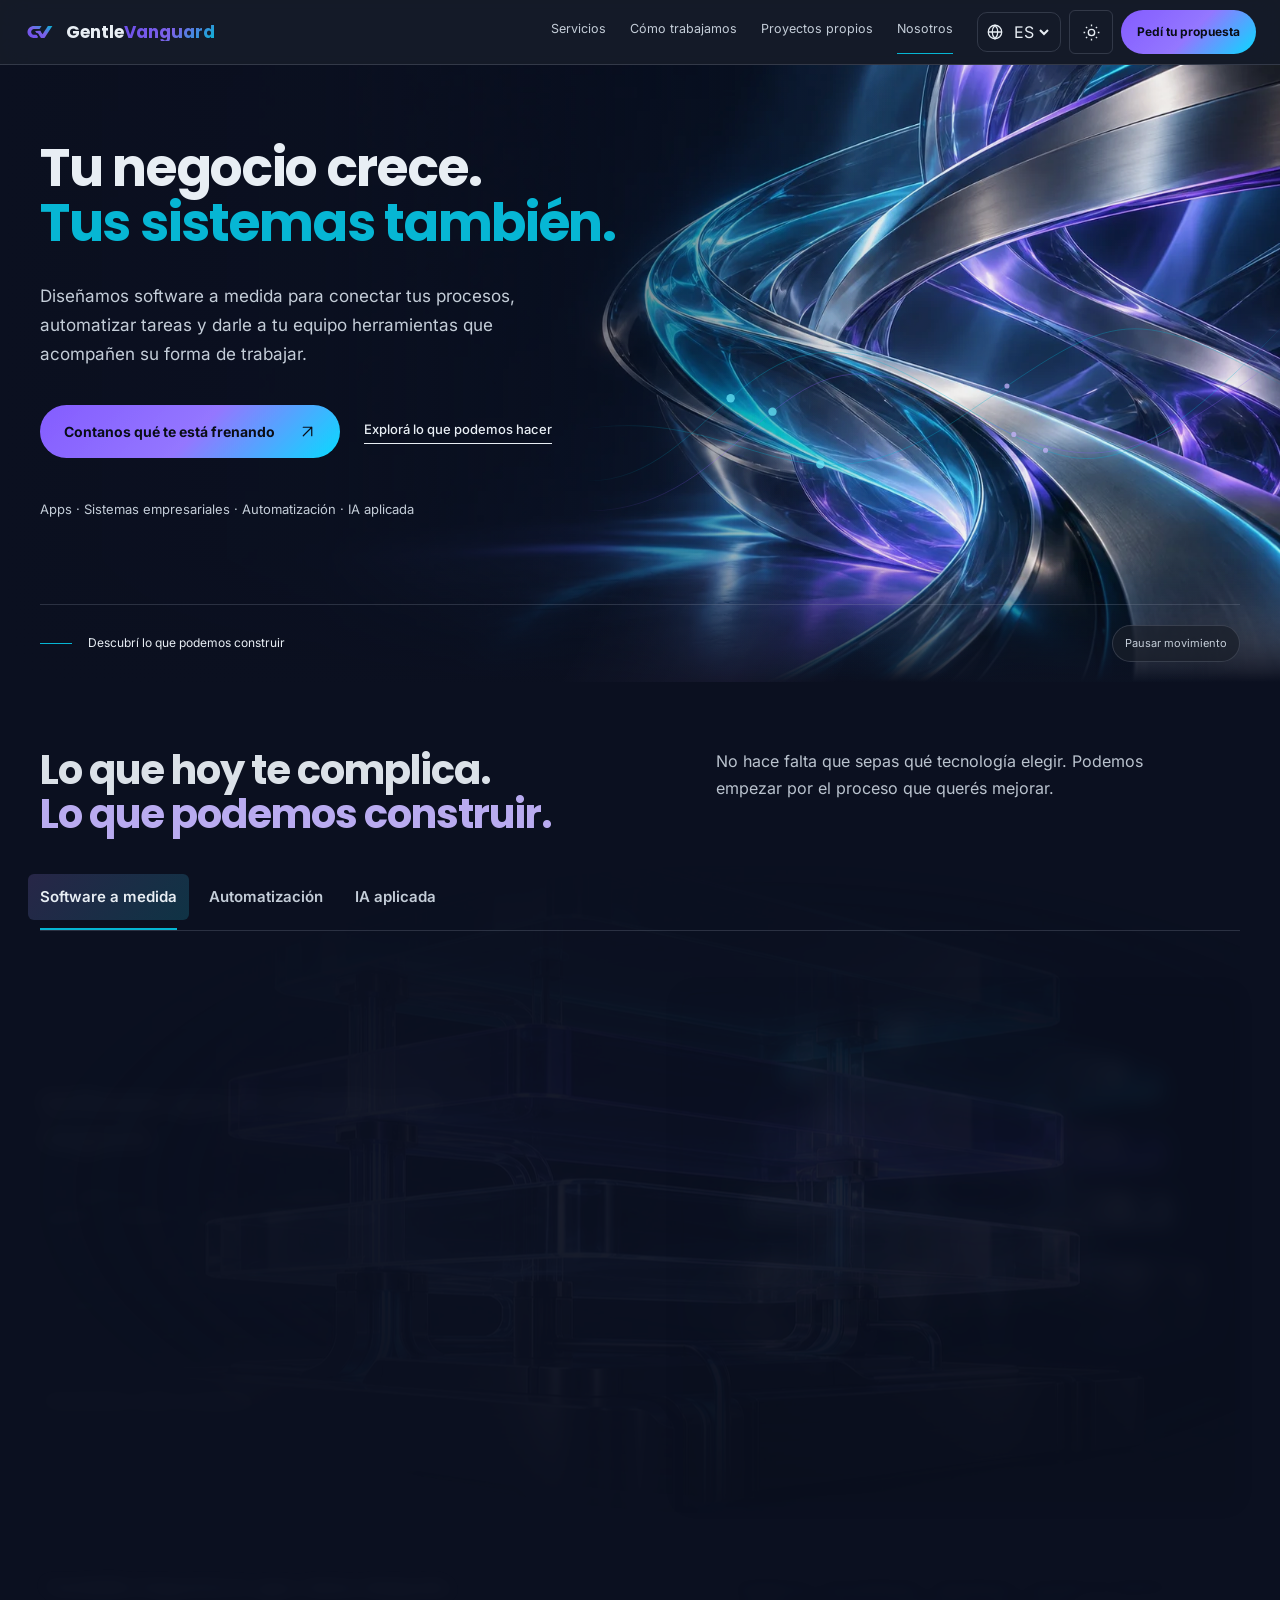
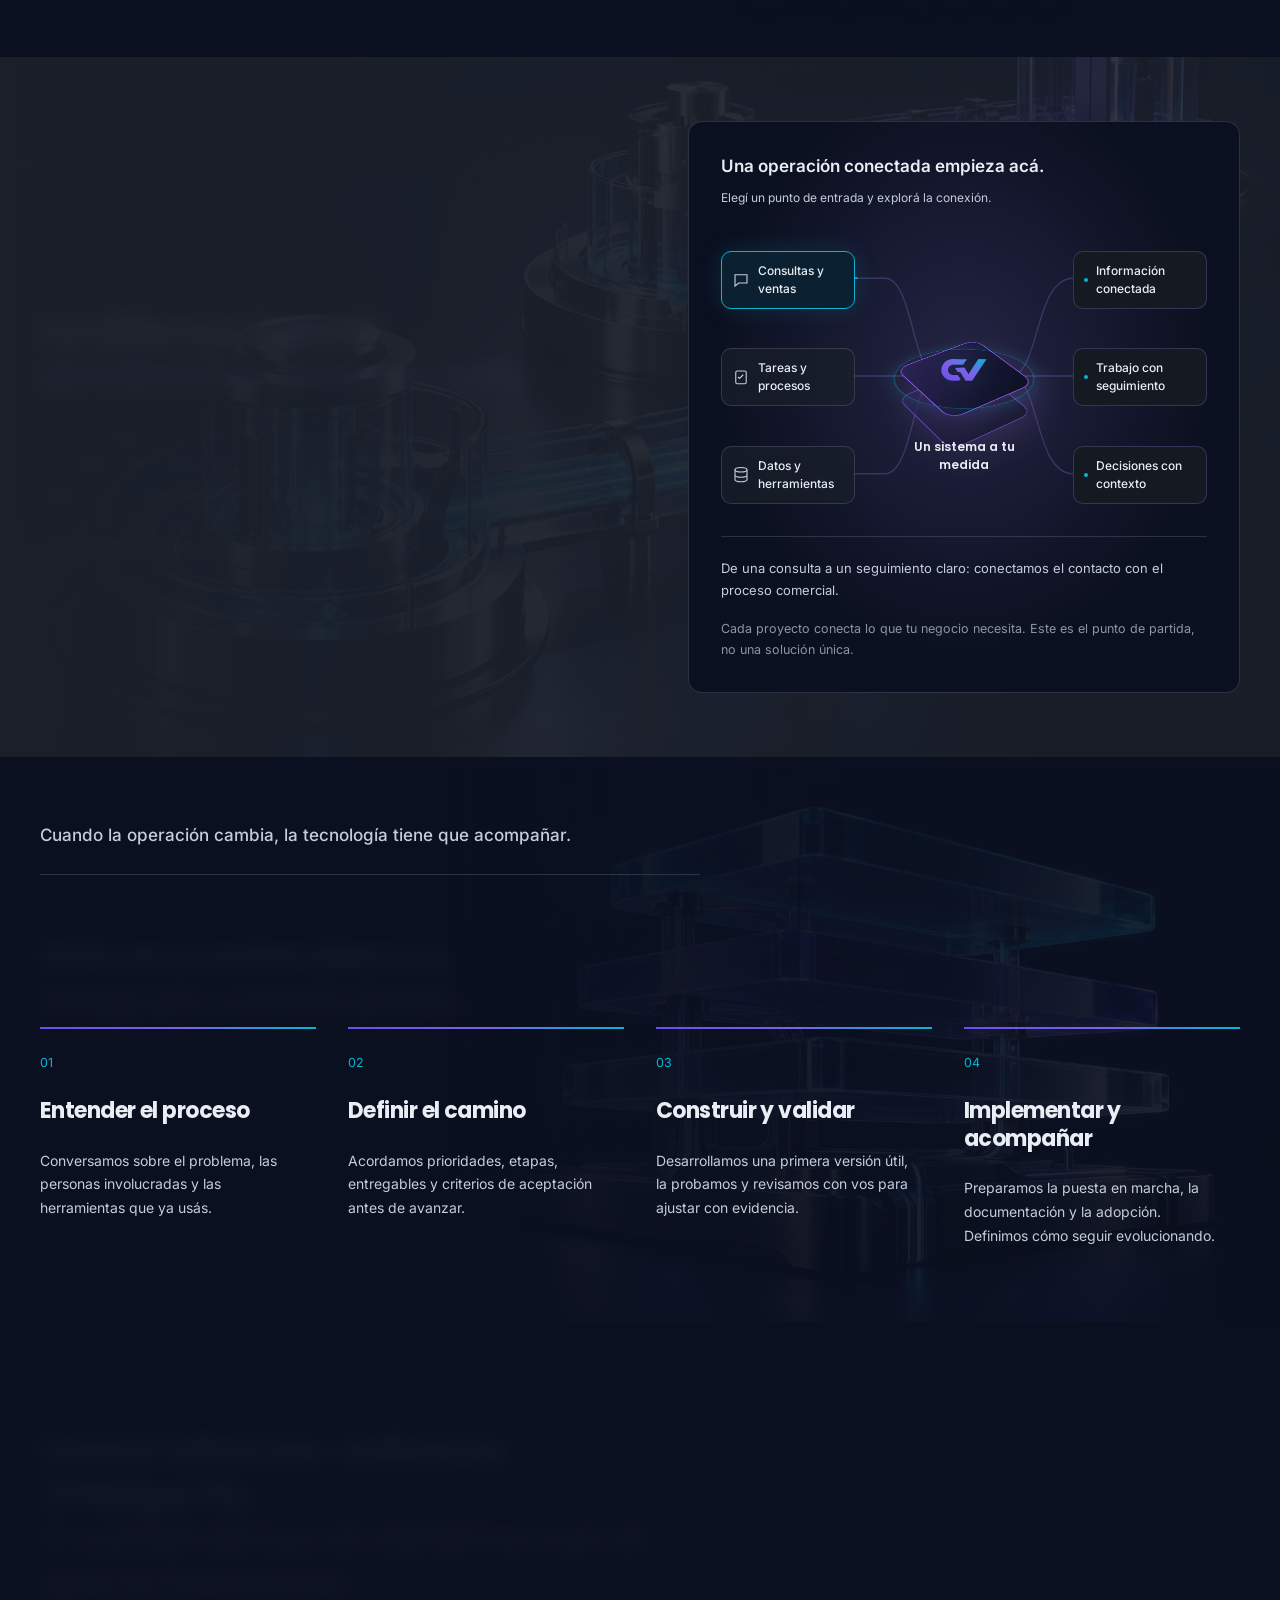
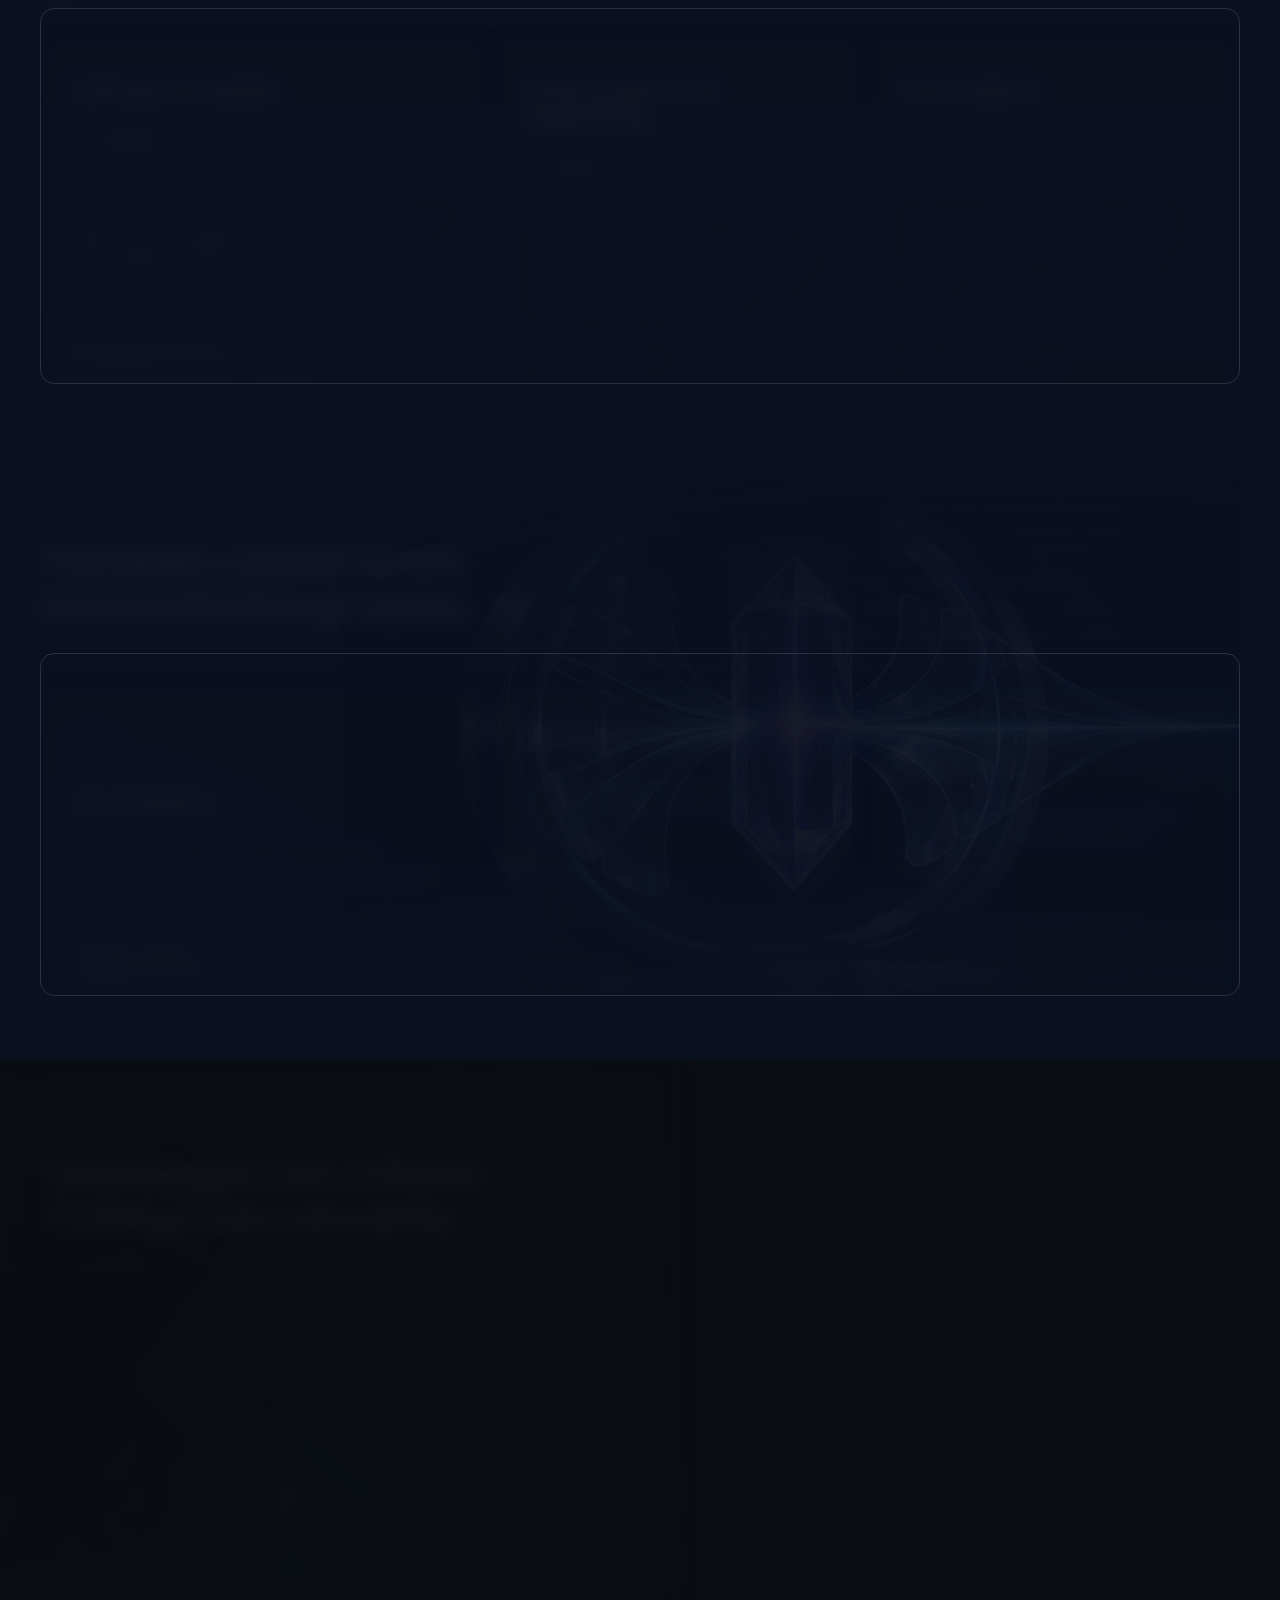
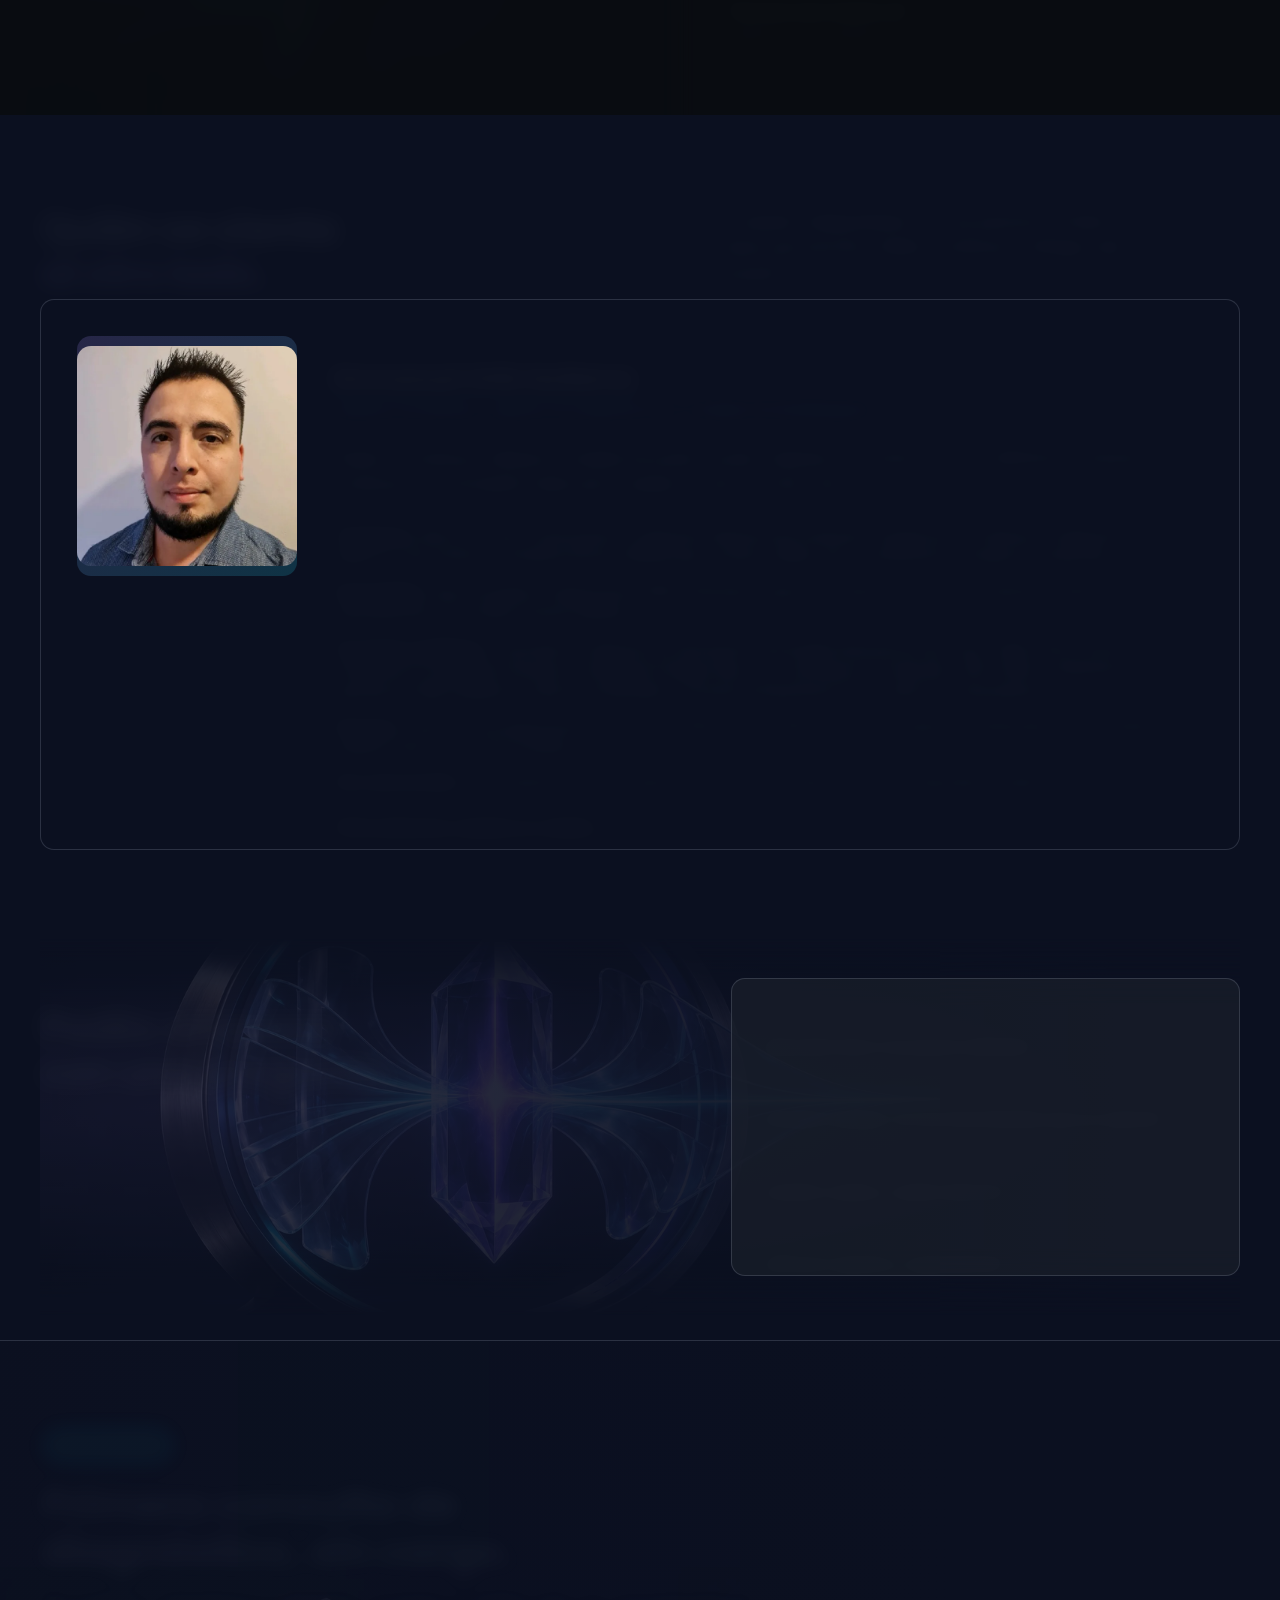
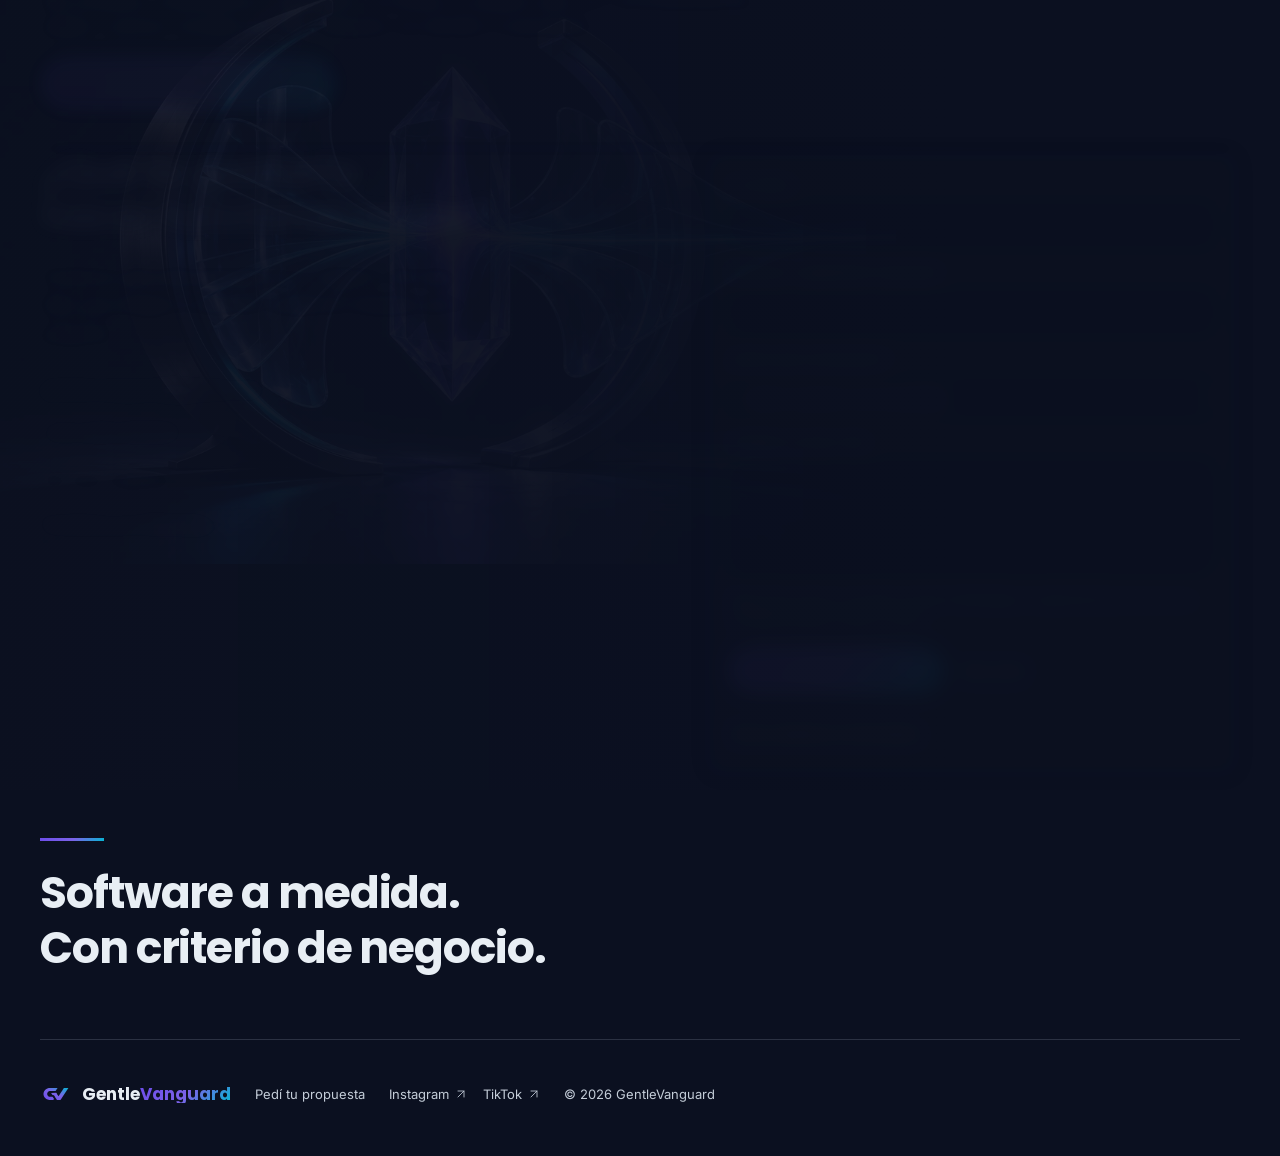
<file: index.html>
<!doctype html>
<html lang="es" data-theme="dark" id="page-top">
<head>
  <meta charset="utf-8"><meta name="viewport" content="width=device-width, initial-scale=1">
  <title>GentleVanguard — Software a medida para tu negocio</title>
  <meta name="description" content="Diseñamos apps, sistemas empresariales y automatizaciones a medida. Conectá tus procesos y avanzá por etapas con GentleVanguard.">
  <meta name="theme-color" content="#0B1020">
  <meta name="robots" content="index,follow">
  <meta property="og:type" content="website"><meta property="og:locale" content="es_AR">
  <meta property="og:title" content="GentleVanguard — Software a medida para tu negocio">
  <meta property="og:description" content="Apps, sistemas y automatización para conectar tu operación. Conversemos sobre lo que tu negocio necesita.">
  <link rel="preload" as="image" href="assets/nexus-hero.webp" media="(min-width: 769px)"><link rel="icon" href="assets/favicon.svg" type="image/svg+xml"><link rel="manifest" href="manifest.webmanifest">
  <link rel="stylesheet" href="assets/gv-fonts.css"><link rel="stylesheet" href="shell.css"><link rel="stylesheet" href="main.css"><link rel="stylesheet" href="site.css"><link rel="stylesheet" href="refinements.css">
  <script src="shell.js" defer></script><script src="content.js" defer></script><script src="app.js" defer></script><script src="experience.js" defer></script>
<link rel="canonical" href="https://gentlevanguard.github.io/"><meta property="og:url" content="https://gentlevanguard.github.io/"><meta property="og:image" content="https://gentlevanguard.github.io/assets/social-preview.png"><script>(()=>{function academyRoute(){if(/^#(?:sec-(?:destacados|cursos|manuales|micro|toolkits|gratis)|lead|charla-1)$/.test(location.hash))location.replace('/academy/'+location.search+location.hash)}academyRoute();addEventListener('hashchange',academyRoute)})();</script><link rel="stylesheet" href="public-chrome.css"></head>
<body data-public-surface="corporate" class="gv-app-shell">
  <a class="skip" href="#main" data-i18n="skip">Saltar al contenido</a>
  <header class="gv-topbar"><div class="gv-topbar-inner">
    <a href="#" class="gv-brand" aria-label="GentleVanguard"><img src="assets/icon.svg" class="gv-brand-logo" width="32" height="32" alt=""><span class="gv-brand-wordmark">Gentle<span>Vanguard</span></span></a>
    <nav id="navigation" aria-label="Principal"><a href="#servicios" data-i18n="navServices">Servicios</a><a href="#metodo" data-i18n="navMethod">Cómo trabajamos</a><a href="#proyectos" data-i18n="navProjects">Proyectos propios</a><a href="#nosotros" data-i18n="navAbout">Nosotros</a></nav>
    <div class="controls"><div class="language-control"><svg class="language-icon" width="18" height="18" viewBox="0 0 24 24" fill="none" stroke="currentColor" stroke-width="1.7" aria-hidden="true"><circle cx="12" cy="12" r="9"/><path d="M3 12h18M12 3c5 5 5 13 0 18-5-5-5-13 0-18Z"/></svg><select id="language" aria-label="Idioma"><option value="es">ES</option><option value="en">EN</option><option value="pt">PT</option></select></div><button id="theme" class="gv-icon-btn" type="button" aria-label="Cambiar tema"><svg width="19" height="19" viewBox="0 0 24 24" fill="none" stroke="currentColor" stroke-width="1.7" aria-hidden="true"><path d="M20.8 13a9 9 0 0 1-9.8-9.8A9 9 0 1 0 20.8 13Z"/></svg></button><a class="gv-btn gv-btn-primary button small" href="#contacto" data-i18n="talk">Pedí tu propuesta</a><button id="menu" class="gv-icon-btn" type="button" aria-controls="navigation" aria-expanded="false" aria-label="Abrir menú"><svg width="22" height="22" viewBox="0 0 24 24" fill="none" stroke="currentColor" stroke-width="1.7" aria-hidden="true"><path d="M4 7h16M4 12h16M4 17h16"/></svg></button></div>
  </div></header>
  <main id="main">
    <section class="hero cinematic" aria-labelledby="hero-title"><picture class="hero-art" aria-hidden="true"><source media="(max-width:768px)" srcset="assets/nexus-mobile.webp"><img src="assets/nexus-hero.webp" width="1672" height="941" alt="" fetchpriority="high"></picture><div class="hero-shade" aria-hidden="true"></div><div class="hero-light" aria-hidden="true"></div><div class="wrap hero-layout"><div class="hero-copy"><h1 id="hero-title"><span data-i18n="hero1">Tu negocio crece.</span><br><span class="accent" data-i18n="hero2">Tus sistemas también.</span></h1><p class="lead" data-i18n="heroDesc">Diseñamos software a medida para conectar tus procesos, automatizar tareas y darle a tu equipo herramientas que acompañen su forma de trabajar.</p><div class="actions"><a class="gv-btn gv-btn-primary button" href="#contacto"><span data-i18n="heroCta">Contanos qué te está frenando</span><span aria-hidden="true">↗</span></a><a class="text-link" href="#servicios" data-i18n="heroExplore">Explorá lo que podemos hacer</a></div><p class="hero-note" data-i18n="heroNote">Apps · Sistemas empresariales · Automatización · IA aplicada</p></div>
<div class="hero-signature" aria-hidden="true"><svg viewBox="0 0 480 190" fill="none"><path d="M5 150C90 150 110 20 220 80S340 180 475 40"/><circle r="2.8"><animateMotion dur="7s" begin="-0s" repeatCount="indefinite" path="M5 150C90 150 110 20 220 80S340 180 475 40"/></circle><circle r="1.7"><animateMotion dur="7s" begin="-3s" repeatCount="indefinite" path="M5 150C90 150 110 20 220 80S340 180 475 40"/></circle><path d="M5 170C110 170 130 40 230 90S350 160 475 60"/><circle r="2.8"><animateMotion dur="9s" begin="-1s" repeatCount="indefinite" path="M5 170C110 170 130 40 230 90S350 160 475 60"/></circle><circle r="1.7"><animateMotion dur="9s" begin="-4s" repeatCount="indefinite" path="M5 170C110 170 130 40 230 90S350 160 475 60"/></circle><path d="M5 115C110 100 145 180 250 110S360 25 475 90"/><circle r="2.8"><animateMotion dur="11s" begin="-2s" repeatCount="indefinite" path="M5 115C110 100 145 180 250 110S360 25 475 90"/></circle><circle r="1.7"><animateMotion dur="11s" begin="-5s" repeatCount="indefinite" path="M5 115C110 100 145 180 250 110S360 25 475 90"/></circle></svg></div></div><div class="wrap hero-bottom"><a href="#servicios" class="scroll-cue"><span class="scroll-line" aria-hidden="true"></span><span data-i18n="scrollDiscover">Descubrí lo que podemos construir</span></a><button class="motion-toggle" type="button" aria-pressed="false" data-i18n="pauseMotion">Pausar movimiento</button></div></section>
    <section class="wrap section" id="servicios"><div class="section-heading"><h2><span data-i18n="servicesTitleFirst">Lo que hoy te complica.</span><br><span class="section-accent" data-i18n="servicesTitleAccent">Lo que podemos construir.</span></h2><p data-i18n="servicesIntro">No hace falta que sepas qué tecnología elegir. Podemos empezar por el proceso que querés mejorar.</p></div>
      <div class="service-explorer"><div class="service-tabs" role="tablist" aria-label="Servicios"><button class="service-tab" id="tab-software" type="button" role="tab" aria-controls="panel-software" aria-selected="true" data-service="software" data-i18n="tabSoftware">Software a medida</button><button class="service-tab" id="tab-automation" type="button" role="tab" aria-controls="panel-automation" aria-selected="false" data-service="automation" data-i18n="tabAutomation">Automatización</button><button class="service-tab" id="tab-ai" type="button" role="tab" aria-controls="panel-ai" aria-selected="false" data-service="ai" data-i18n="tabAi">IA aplicada</button></div><div class="service-panels"><div class="service-row" id="panel-software" role="tabpanel" aria-labelledby="tab-software" tabindex="0"><div><h3 data-i18n="s1Title">Software que se adapta a tu negocio</h3><p data-i18n="s1Desc">Si tu operación ya no entra en una planilla o en una herramienta genérica, diseñamos apps y sistemas alrededor de tus procesos reales.</p><ul><li data-i18n="s1a">Aplicaciones y portales a medida</li><li data-i18n="s1b">Gestión de clientes, operaciones y seguimiento</li><li data-i18n="s1c">Evolución de sistemas existentes</li></ul><a href="#contacto" class="text-link" data-interest="software" data-i18n="serviceCta">Conversemos sobre tu proyecto ↗</a></div><div class="service-aside spotlight-card"><figure aria-hidden="true" class="service-scene" data-scene="software"><div class="scene-object"><img src="assets/service-software.webp" width="1200" height="800" loading="lazy" decoding="async" alt="" data-scene-art><span class="scene-halo halo-a"></span><span class="scene-halo halo-b"></span><span class="scene-flare"></span></div></figure><span data-i18n="s1Prompt">¿Tu equipo hace trabajo fuera del sistema?</span><p data-i18n="s1Answer">Construyamos la herramienta que falta.</p></div></div>
      <div class="service-row" id="panel-automation" role="tabpanel" aria-labelledby="tab-automation" tabindex="0"><div><h3 data-i18n="s2Title">Menos tareas repetidas. Más conexión.</h3><p data-i18n="s2Desc">Conectamos herramientas y automatizamos pasos de la operación para que la información llegue donde tiene que estar.</p><ul><li data-i18n="s2a">Integraciones entre sistemas, CRM y pagos</li><li data-i18n="s2b">Bots y flujos de atención por WhatsApp</li><li data-i18n="s2c">Tableros y reportes para dar seguimiento</li></ul><a href="#contacto" class="text-link" data-interest="automation" data-i18n="automationCta">Hablemos de tus procesos ↗</a></div><div class="service-aside spotlight-card"><figure aria-hidden="true" class="service-scene" data-scene="automation"><div class="scene-object"><img src="assets/service-automation.webp" width="1200" height="800" loading="lazy" decoding="async" alt="" data-scene-art><span class="scene-halo halo-a"></span><span class="scene-halo halo-b"></span><span class="scene-flare"></span></div></figure><span data-i18n="s2Prompt">¿Cargás el mismo dato más de una vez?</span><p data-i18n="s2Answer">Conectemos lo que hoy funciona por separado.</p></div></div>
      <div class="service-row" id="panel-ai" role="tabpanel" aria-labelledby="tab-ai" tabindex="0"><div><h3 data-i18n="s3Title">IA aplicada, con un propósito claro</h3><p data-i18n="s3Desc">Evaluamos dónde la inteligencia artificial puede ayudar: asistentes, consulta de información y apoyo a tareas concretas, con límites y revisión humana definidos.</p><ul><li data-i18n="s3a">Asistentes conectados a información de tu organización</li><li data-i18n="s3b">Apoyo a flujos de trabajo y contenidos</li><li data-i18n="s3c">Capacitación para una adopción responsable</li></ul><a href="#contacto" class="text-link" data-interest="ai" data-i18n="aiCta">Exploremos un caso de uso ↗</a></div><div class="service-aside spotlight-card"><figure aria-hidden="true" class="service-scene" data-scene="ai"><div class="scene-object"><img src="assets/service-ai.webp" width="1200" height="800" loading="lazy" decoding="async" alt="" data-scene-art><span class="scene-halo halo-a"></span><span class="scene-halo halo-b"></span><span class="scene-flare"></span></div></figure><span data-i18n="s3Prompt">¿Querés usar IA y no sabés por dónde empezar?</span><p data-i18n="s3Answer">Empecemos por una necesidad concreta.</p></div></div>
      </div></div><div class="support-line"><h3 data-i18n="supportTitle">También importa lo que viene después.</h3><p data-i18n="supportDesc">Arquitectura, documentación, capacitación y opciones de soporte y evolución con alcance acordado para cada proyecto.</p></div>
    </section>
    <section class="connections section"><div class="wrap connections-layout"><div><h2><span data-i18n="connectionsTitleFirst">La diferencia está</span><br><span class="section-accent" data-i18n="connectionsTitleAccent">en cómo se conecta todo.</span></h2><p class="lead" data-i18n="connectionsDesc">Una consulta, una tarea, una decisión. Diseñamos el recorrido entre ellas para que las herramientas formen parte de la misma operación.</p><a class="text-link" href="#contacto" data-i18n="connectionsCta">Contanos dónde está la desconexión ↗</a></div><figure class="operation operation-network" data-entry="sales" aria-labelledby="operation-title"><figcaption id="operation-title" data-i18n="diagramTitle">Una operación conectada empieza acá.</figcaption><p class="op-instruction" data-i18n="opInstruction">Elegí un punto de entrada y explorá la conexión.</p><div class="op-board"><svg class="op-connections op-mobile-connections" viewBox="0 0 360 460" preserveAspectRatio="none" fill="none" aria-hidden="true"><path class="op-wire" d="M60 98V135C60 182 180 155 180 210"/><path class="op-signal signal-sales" d="M60 98V135C60 182 180 155 180 210"/><path class="op-wire" d="M180 98V210"/><path class="op-signal signal-tasks" d="M180 98V210"/><path class="op-wire" d="M300 98V135C300 182 180 155 180 210"/><path class="op-signal signal-data" d="M300 98V135C300 182 180 155 180 210"/><path class="op-wire" d="M180 250C180 316 60 280 60 360"/><path class="op-signal signal-out" d="M180 250C180 316 60 280 60 360"/><path class="op-wire" d="M180 250V360"/><path class="op-signal signal-out" d="M180 250V360"/><path class="op-wire" d="M180 250C180 316 300 280 300 360"/><path class="op-signal signal-out" d="M180 250C180 316 300 280 300 360"/></svg><svg class="op-connections" viewBox="0 0 640 360" preserveAspectRatio="none" fill="none" aria-hidden="true"><path class="op-wire wire-in wire-sales" d="M174 70H216C253 70 252 180 285 180"/><path class="op-signal signal-sales" d="M174 70H216C253 70 252 180 285 180"/><path class="op-wire wire-in wire-tasks" d="M174 180H285"/><path class="op-signal signal-tasks" d="M174 180H285"/><path class="op-wire wire-in wire-data" d="M174 290H216C253 290 252 180 285 180"/><path class="op-signal signal-data" d="M174 290H216C253 290 252 180 285 180"/><path class="op-wire wire-out" d="M355 180H381C420 180 412 70 464 70"/><path class="op-signal signal-out" d="M355 180H381C420 180 412 70 464 70"/><path class="op-wire wire-out" d="M355 180H464"/><path class="op-signal signal-out" d="M355 180H464"/><path class="op-wire wire-out" d="M355 180H381C420 180 412 290 464 290"/><path class="op-signal signal-out" d="M355 180H381C420 180 412 290 464 290"/></svg><div class="op-inputs" role="group" aria-label="Puntos de entrada"><button class="op-input input-sales" type="button" data-entry="sales" aria-pressed="true"><svg width="19" height="19" viewBox="0 0 24 24" fill="none" stroke="currentColor" stroke-width="1.5" aria-hidden="true"><path d="M4 5h16v11H9l-5 4V5Z"/></svg><span data-i18n="flowSales">Consultas y ventas</span></button><button class="op-input input-tasks" type="button" data-entry="tasks" aria-pressed="false"><svg width="19" height="19" viewBox="0 0 24 24" fill="none" stroke="currentColor" stroke-width="1.5" aria-hidden="true"><rect x="5" y="4" width="14" height="17" rx="2"/><path d="m8 12 2 2 5-5"/></svg><span data-i18n="flowTasks">Tareas y procesos</span></button><button class="op-input input-data" type="button" data-entry="data" aria-pressed="false"><svg width="19" height="19" viewBox="0 0 24 24" fill="none" stroke="currentColor" stroke-width="1.5" aria-hidden="true"><ellipse cx="12" cy="5" rx="8" ry="3"/><path d="M4 5v13c0 4 16 4 16 0V5M4 12c0 4 16 4 16 0"/></svg><span data-i18n="flowData">Datos y herramientas</span></button></div><div class="op-core"><span class="core-plane plane-back" aria-hidden="true"></span><span class="core-plane plane-front" aria-hidden="true"></span><span class="core-orbit" aria-hidden="true"></span><img src="assets/icon.svg" width="58" height="58" alt=""><strong data-i18n="flowCore">Un sistema a tu medida</strong></div><div class="op-output output-0"><span class="output-dot" aria-hidden="true"></span><span data-i18n="flow1">Información conectada</span></div><div class="op-output output-1"><span class="output-dot" aria-hidden="true"></span><span data-i18n="flow2">Trabajo con seguimiento</span></div><div class="op-output output-2"><span class="output-dot" aria-hidden="true"></span><span data-i18n="flow3">Decisiones con contexto</span></div></div><div class="op-scenarios" aria-live="polite"><p data-op-description="sales" data-i18n="opSalesDesc">De una consulta a un seguimiento claro: conectamos el contacto con el proceso comercial.</p><p data-op-description="tasks" data-i18n="opTasksDesc" hidden>De una tarea repetida a un flujo coordinado: conectamos los pasos y sus responsables.</p><p data-op-description="data" data-i18n="opDataDesc" hidden>De datos dispersos a información útil: conectamos herramientas para consultar y decidir con contexto.</p></div><p class="op-note" data-i18n="diagramNote">Cada proyecto conecta lo que tu negocio necesita. Este es el punto de partida, no una solución única.</p></figure></div></section><section class="method section ambient-section" id="metodo"><div class="wrap"><p class="method-principle" data-i18n="statement">Cuando la operación cambia, la tecnología tiene que acompañar.</p><div class="section-heading"><h2><span data-i18n="methodTitleFirst">Primero entendemos.</span><br><span class="section-accent" data-i18n="methodTitleAccent">Después construimos.</span></h2><p data-i18n="methodIntro">Una idea se vuelve útil cuando el alcance es claro y se puede validar con quienes la van a usar.</p></div><ol class="steps"><li><h3 data-i18n="m1Title">Entender el proceso</h3><p data-i18n="m1Desc">Conversamos sobre el problema, las personas involucradas y las herramientas que ya usás.</p></li><li><h3 data-i18n="m2Title">Definir el camino</h3><p data-i18n="m2Desc">Acordamos prioridades, etapas, entregables y criterios de aceptación antes de avanzar.</p></li><li><h3 data-i18n="m3Title">Construir y validar</h3><p data-i18n="m3Desc">Desarrollamos una primera versión útil, la probamos y revisamos con vos para ajustar con evidencia.</p></li><li><h3 data-i18n="m4Title">Implementar y acompañar</h3><p data-i18n="m4Desc">Preparamos la puesta en marcha, la documentación y la adopción. Definimos cómo seguir evolucionando.</p></li></ol></div></section>
    <section class="wrap section" id="sistema"><div class="section-heading"><h2><span data-i18n="sysTitleFirst">Desarrollamos software inteligente.</span><br><span class="section-accent" data-i18n="sysTitleAccent">Y construimos el sistema con el que lo hacemos.</span></h2><p data-i18n="sysIntro">Tres piezas que trabajan juntas: cada proyecto de cliente es la prueba, nuestro stack propio de AI Engineering es la fábrica que lo construye seguro y medible, y la Academy es el canal donde enseñamos a operar así.</p></div><div class="projects"><article class="spotlight-card"><h3 data-i18n="sys1Title">Software a medida</h3><p class="sys-tag" data-i18n="sys1Tag">La prueba</p><p data-i18n="sys1Desc">Apps, sistemas y automatizaciones para tu operación real: alcance claro, entregables por etapa y una herramienta que tu equipo usa todos los días.</p><a class="text-link" href="#servicios" data-i18n="sys1Cta">Ver qué podemos construir ↗</a></article><article class="spotlight-card"><h3 data-i18n="sys2Title">Stack propio de AI Engineering</h3><p class="sys-tag" data-i18n="sys2Tag">La fábrica</p><p data-i18n="sys2Desc">GentleVanguard: orquestación del trabajo, memoria persistente y verificación de calidad para desarrollo asistido por IA. Local-first y con núcleo open source auditable.</p><a class="text-link" href="https://github.com/EmmanuelOrtiz87/gentle-vanguard-public" target="_blank" rel="noopener noreferrer" data-i18n="sys2Cta">Ver el stack en GitHub ↗</a></article><article class="spotlight-card"><h3 data-i18n="sys3Title">GV Academy</h3><p class="sys-tag" data-i18n="sys3Tag">El canal</p><p data-i18n="sys3Desc">Cursos con rutas guiadas según tu objetivo: fundamentos para empezar, AI Engineering para perfiles técnicos y gobernanza para empresas.</p><a class="text-link" href="academy/" rel="noopener noreferrer" data-i18n="sys3Cta">Elegir mi ruta en Academy ↗</a></article></div></section>
    <section class="wrap section ambient-section" id="proyectos"><div class="section-heading"><h2 data-i18n="projectsTitle">También construimos<br>herramientas propias.</h2><p data-i18n="projectsIntro">Nuestro ecosistema muestra áreas en las que trabajamos: desarrollos propios en funcionamiento, con demo disponible a pedido. No son casos de clientes ni productos disponibles automáticamente para contratar.</p></div><div class="projects"><article class="spotlight-card"><img src="assets/icon.svg" width="42" height="42" alt="" loading="lazy"><h3>GV Academy</h3><p data-i18n="p1Desc">Cursos, manuales y recursos sobre tecnología e inteligencia artificial para acompañar el aprendizaje y la adopción.</p><a href="academy/" rel="noopener noreferrer" class="text-link" data-i18n="academyDemo">Explorá GV Academy ↗</a><a href="#contacto" data-interest="academy" class="text-link" data-i18n="p1Cta">Consultar por formación ↗</a></article><article class="spotlight-card"><h3 data-i18n="p2Title">Gestión y seguimiento</h3><p data-i18n="p2Desc">Herramientas internas de CRM, agenda y tableros para organizar información y seguir la operación.</p><a class="text-link" href="#contacto" data-interest="demo">Pedir una demo ↗</a></article><article class="spotlight-card"><h3 data-i18n="p3Title">Automatización e integración</h3><p data-i18n="p3Desc">Bots, flujos y conexiones entre herramientas que forman parte de nuestro trabajo de desarrollo.</p><a class="text-link" href="#contacto" data-interest="demo">Pedir una demo ↗</a></article></div></section>
    <section class="about section" id="nosotros"><div class="wrap about-grid"><div class="about-art" aria-hidden="true"></div><h2 data-i18n="aboutTitle">Tecnología con criterio.<br>Trabajo con cercanía.</h2><div><p class="lead" data-i18n="aboutDesc">GentleVanguard reúne análisis de negocio, arquitectura y desarrollo para transformar necesidades concretas en herramientas digitales.</p><p data-i18n="aboutMore">Nos interesa entender cómo trabajás, aprovechar lo que ya funciona y construir lo que falta. Con prioridades claras, decisiones explicadas y una entrega que tu equipo pueda usar.</p><p class="company-location" data-i18n="companyLocation">Desde San Juan, Argentina. Trabajamos por proyecto, con una modalidad de contratación independiente.</p><dl class="principles"><div><dt data-i18n="v1Title">Claridad para decidir</dt><dd data-i18n="v1Desc">Alcance, etapas y entregables acordados.</dd></div><div><dt data-i18n="v2Title">Criterio para construir</dt><dd data-i18n="v2Desc">Arquitectura, pruebas y documentación.</dd></div><div><dt data-i18n="v3Title">Personas para hacerlo útil</dt><dd data-i18n="v3Desc">Validación y acompañamiento en la adopción.</dd></div></dl></div></div></section>
    <section class="wrap section founder" id="fundador"><div class="section-heading"><h2>Quién se sienta<br><span class="section-accent">al otro lado.</span></h2><p>Un estudio independiente con una persona al frente: la misma que escucha, diseña, construye y entrega cada proyecto.</p></div><div class="founder-card spotlight-card"><figure class="founder-photo"><img src="assets/founder.webp" alt="Emmanuel Ortiz Gutierrez, fundador de GentleVanguard" class="founder-img" width="560" height="560" loading="lazy" decoding="async"></figure><div class="founder-bio"><h3>Emmanuel Ortiz Gutierrez</h3><p class="founder-role">Arquitecto de Software · Ingeniero de Integración de IA · Fundador de GentleVanguard</p><p>Diseño y construyo software a medida de punta a punta: entiendo el proceso con vos, definimos el alcance, lo construyo y lo acompaño hasta que tu equipo lo usa en el día a día.</p><ul class="founder-facts"><li><strong>Trayectoria.</strong> Más de 15 años construyendo y analizando sistemas para empresas: arquitectura de software e integración de IA en DIRECTV Latin America, consultoría técnica (GlobalLogic, Oracle), análisis, QA y coordinación de equipos de desarrollo.</li><li><strong>Especialidad.</strong> Apps de gestión, integraciones (CRM, WhatsApp, pagos) e IA aplicada con criterio: asistentes, límites claros y automatización con revisión humana definida.</li><li><strong>Formación académica.</strong> Licenciado en Sistemas de Información (Universidad Nacional de San Juan, 2006–2013); Técnico Profesional en Informática Personal y Profesional (Colegio Nstra. Sra. del Rosario de Andacollo, 2001–2004). Certificado en IA aplicada por IBM (Applied AI, Data &amp; AI Essentials) y Coursera (fundamentos de IA, visión por computadora).</li><li><strong>Docencia.</strong> Instructor de programación (JAVA, SQL, HTML5, Oracle APEX y ODI) para equipos y profesionales — hoy también sostiene cada curso de GV Academy.</li><li><strong>Obra demostrable.</strong> Un ecosistema propio de aplicaciones en funcionamiento, con demo disponible a pedido.</li></ul><a class="text-link" href="https://www.linkedin.com/in/emmanuelortizgutierrez/" target="_blank" rel="noopener noreferrer">Perfil profesional completo en LinkedIn ↗</a></div></div></section>
    <section class="wrap section faq" id="preguntas"><div class="section-heading"><h2 data-i18n="faqTitle">Podés empezar<br>con una pregunta.</h2></div><div><details name="gv-faq"><summary><span data-i18n="q1">¿Necesito tener el proyecto definido?</span><svg width="18" height="18" viewBox="0 0 24 24" fill="none" stroke="currentColor" stroke-width="1.7" aria-hidden="true"><path d="m6 9 6 6 6-6"/></svg></summary><p data-i18n="a1">No. Podés contarnos qué tarea te cuesta, qué sistema te limita o qué idea querés explorar. A partir de eso definimos si tiene sentido trabajar juntos y qué conviene analizar primero.</p></details><details name="gv-faq"><summary><span data-i18n="q2">¿Pueden trabajar con las herramientas que ya usamos?</span><svg width="18" height="18" viewBox="0 0 24 24" fill="none" stroke="currentColor" stroke-width="1.7" aria-hidden="true"><path d="m6 9 6 6 6-6"/></svg></summary><p data-i18n="a2">Evaluamos el sistema actual y sus posibilidades de integración. La propuesta depende de los accesos, las condiciones técnicas y las necesidades del proyecto.</p></details><details name="gv-faq"><summary><span data-i18n="q3">¿Cuánto cuesta y cuánto demora?</span><svg width="18" height="18" viewBox="0 0 24 24" fill="none" stroke="currentColor" stroke-width="1.7" aria-hidden="true"><path d="m6 9 6 6 6-6"/></svg></summary><p data-i18n="a3">Depende del alcance, las integraciones y las etapas. Primero entendemos la necesidad; después presentamos una propuesta con entregables, plazos y condiciones.</p></details><details name="gv-faq"><summary><span data-i18n="q4">¿Ofrecen soporte y capacitación?</span><svg width="18" height="18" viewBox="0 0 24 24" fill="none" stroke="currentColor" stroke-width="1.7" aria-hidden="true"><path d="m6 9 6 6 6-6"/></svg></summary><p data-i18n="a4">Podemos incluir documentación, capacitación, mantenimiento y evolución. El alcance y las condiciones se acuerdan en cada propuesta.</p></details></div></section>
    <section class="contact section" id="contacto"><div class="contact-art" aria-hidden="true"></div><div class="wrap contact-offer"><p class="offer-flag" data-i18n="offFlag">Sin cargo</p><h2 data-i18n="offTitle">Primera consulta de diagnóstico, sin cargo.</h2><p data-i18n="offDesc">Nos juntamos, entendemos tu operación y te llevás un análisis claro con una propuesta por etapas y precios cerrados por hito. Después vos decidís si avanzamos.</p><a class="gv-btn gv-btn-primary button" href="https://wa.me/5492645452221?text=Hola%20GentleVanguard%20-%20quiero%20mi%20diagnostico%20sin%20cargo" target="_blank" rel="noopener noreferrer" data-i18n="offCta">Quiero mi diagnóstico sin cargo ↗</a></div><div class="wrap contact-grid"><div><h2 data-i18n="contactTitle">¿Qué te gustaría<br>hacer funcionar mejor?</h2><p class="lead" data-i18n="contactDesc">Contanos qué está pasando en tu negocio. No hace falta que tengas la solución: podemos empezar por la pregunta.</p><a class="contact-email" href="mailto:gentlevanguard@gmail.com">gentlevanguard@gmail.com</a><a class="contact-phone" href="tel:+5492645452221">+54 9 264 5452221</a><p class="contact-location" data-i18n="location">San Juan, Argentina</p><a class="text-link" href="https://wa.me/5492645452221" target="_blank" rel="noopener noreferrer" data-i18n="directWa">Escribinos por WhatsApp ↗</a></div><form id="contact-form"><label for="name" data-i18n="name">Tu nombre</label><input id="name" name="name" autocomplete="name" required maxlength="100"><label for="company" data-i18n="company">Empresa u organización (opcional)</label><input id="company" name="company" autocomplete="organization" maxlength="140"><label for="interest" data-i18n="interest">¿Sobre qué conversamos?</label><select id="interest" name="interest"><option value="general" data-i18n="interestGeneral">Quiero explorar una necesidad</option><option value="software" data-i18n="interestSoftware">Software a medida</option><option value="automation" data-i18n="interestAutomation">Automatización e integraciones</option><option value="ai" data-i18n="interestAi">IA aplicada</option><option value="academy" data-i18n="interestAcademy">Formación y Academy</option></select><label for="message" data-i18n="message">Contanos un poco más</label><textarea id="message" name="message" rows="4" required minlength="10" maxlength="2000"></textarea><p class="form-note" data-i18n="formNote">Elegí cómo enviar tu consulta. Se abrirá WhatsApp o tu aplicación de correo con el mensaje listo para revisar y enviar.</p><div class="actions"><button class="gv-btn gv-btn-primary button" type="submit" name="channel" value="whatsapp" data-i18n="sendWa">Continuar por WhatsApp ↗</button><button class="text-link" type="submit" name="channel" value="email" data-i18n="sendEmail">Usar correo</button></div><p id="form-status" role="status"></p><a class="privacy-link" href="#privacidad" data-i18n="privacyLink">Cómo cuidamos tu información</a></form></div></section>
    <section class="wrap privacy" id="privacidad"><details><summary data-i18n="privacyTitle">Privacidad y contacto</summary><p data-i18n="privacyText">Si llegás desde un enlace de campaña, incluimos su referencia en el mensaje que revisás. Este sitio no envía el formulario a un servidor ni guarda lo que escribís. Al elegir WhatsApp o correo, compartís los datos con el servicio que seleccionaste y los enviás cuando confirmás allí. Usamos el almacenamiento de tu navegador sólo para recordar idioma y tema. Si nos contactás, usaremos tu mensaje para responder la consulta. Podés escribir a gentlevanguard@gmail.com para consultar por tus datos. Evitá incluir contraseñas o información sensible.</p></details></section>
    <div class="brand-closing wrap"><p data-i18n="footer">Software a medida. Con criterio de negocio.</p></div>
  </main>
  <a class="back-to-top gv-back-to-top gv-icon-btn" href="#page-top" aria-label="Volver arriba" hidden><svg class="scroll-ring" width="48" height="48" viewBox="0 0 48 48" aria-hidden="true"><circle cx="24" cy="24" r="21"/></svg><svg class="arrow-up" width="20" height="20" viewBox="0 0 24 24" fill="none" stroke="currentColor" stroke-width="1.7" aria-hidden="true"><path d="M12 19V5m-6 6 6-6 6 6"/></svg></a><footer class="gv-footer wrap"><a class="gv-brand" href="#" aria-label="GentleVanguard"><img src="assets/icon.svg" class="gv-brand-logo" width="32" height="32" alt=""><span class="gv-brand-wordmark">Gentle<span>Vanguard</span></span></a><a href="#contacto" data-i18n="talk">Pedí tu propuesta</a><div class="social-links"><a href="https://www.instagram.com/gentlevanguard.sj/" target="_blank" rel="noopener noreferrer">Instagram ↗</a><a href="https://www.tiktok.com/@gentlevanguard.sj" target="_blank" rel="noopener noreferrer">TikTok ↗</a></div><small>© 2026 GentleVanguard</small></footer>
  <noscript><p class="wrap">Podés explorar el sitio y contactarnos por <a href="mailto:gentlevanguard@gmail.com">correo</a> o <a href="https://wa.me/5492645452221">WhatsApp</a>. Las preferencias y el asistente de consulta requieren JavaScript.</p></noscript>
</body>
</html>
</file>
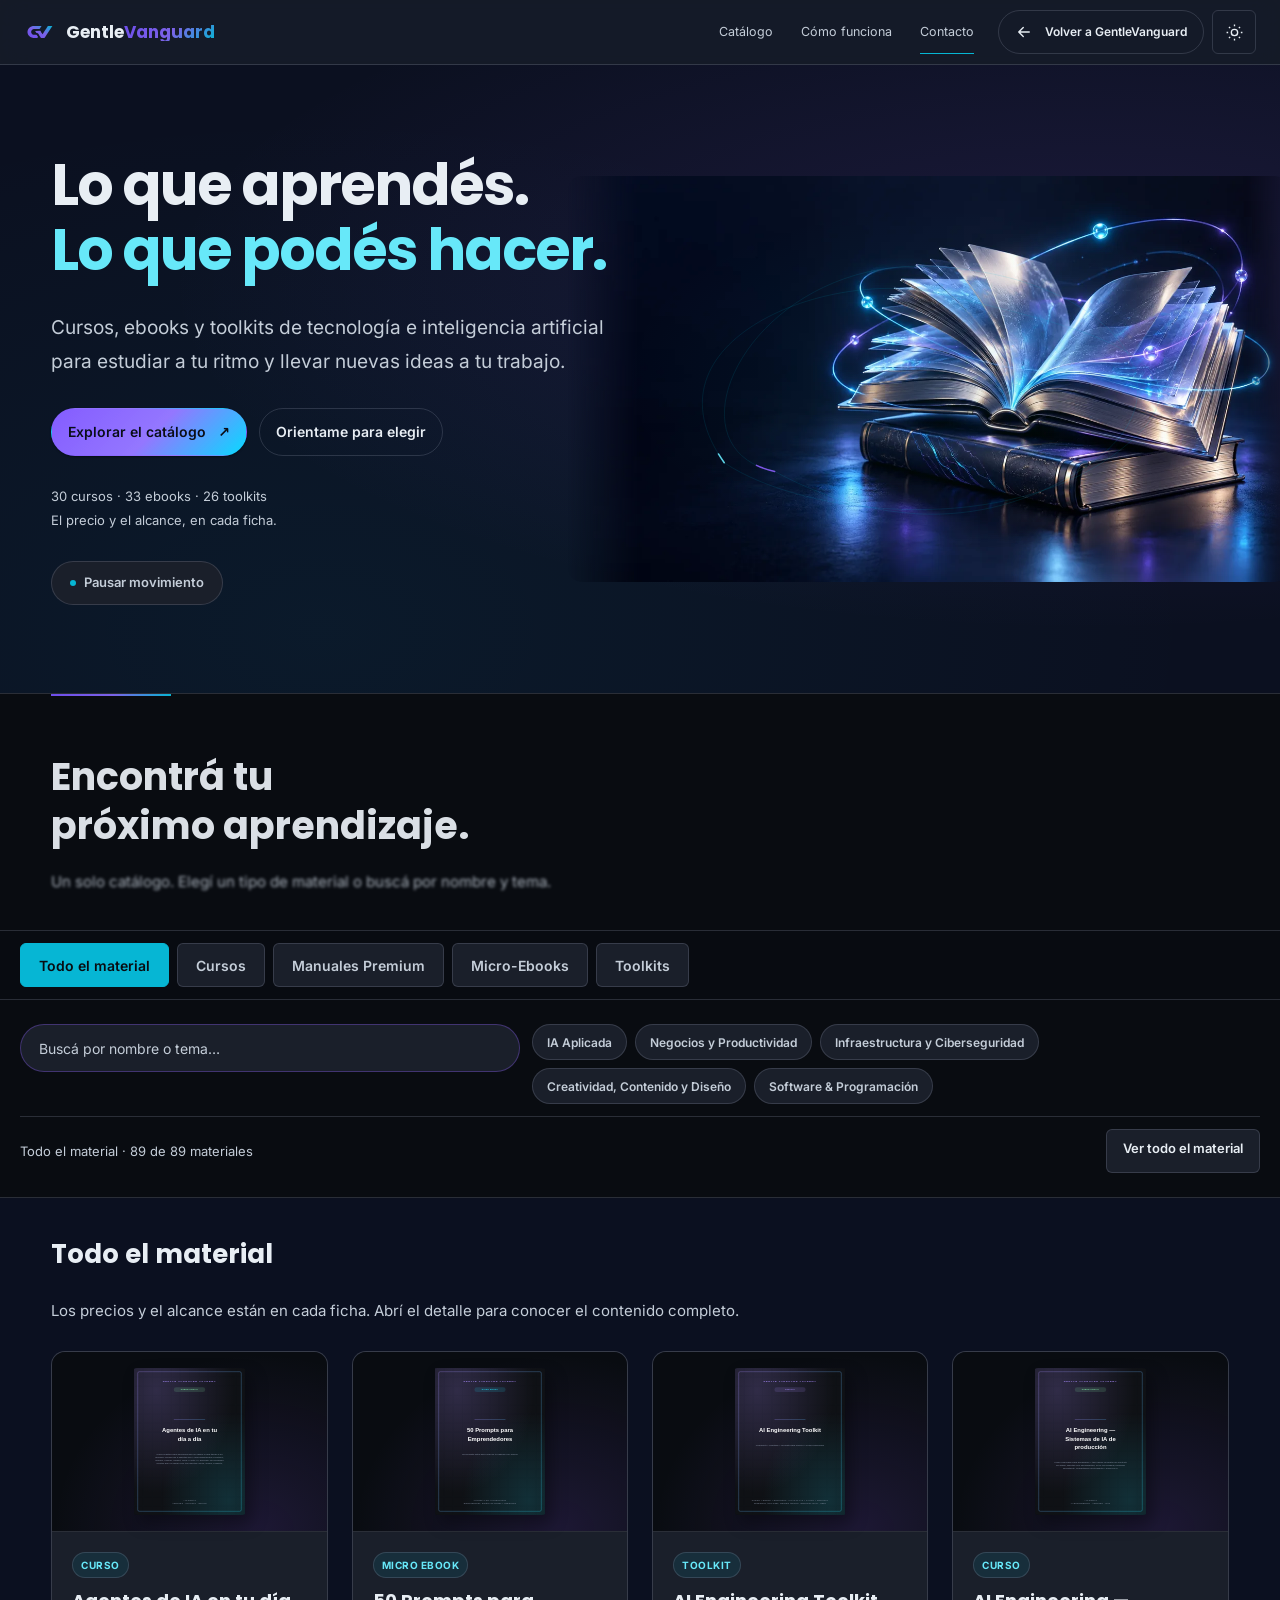
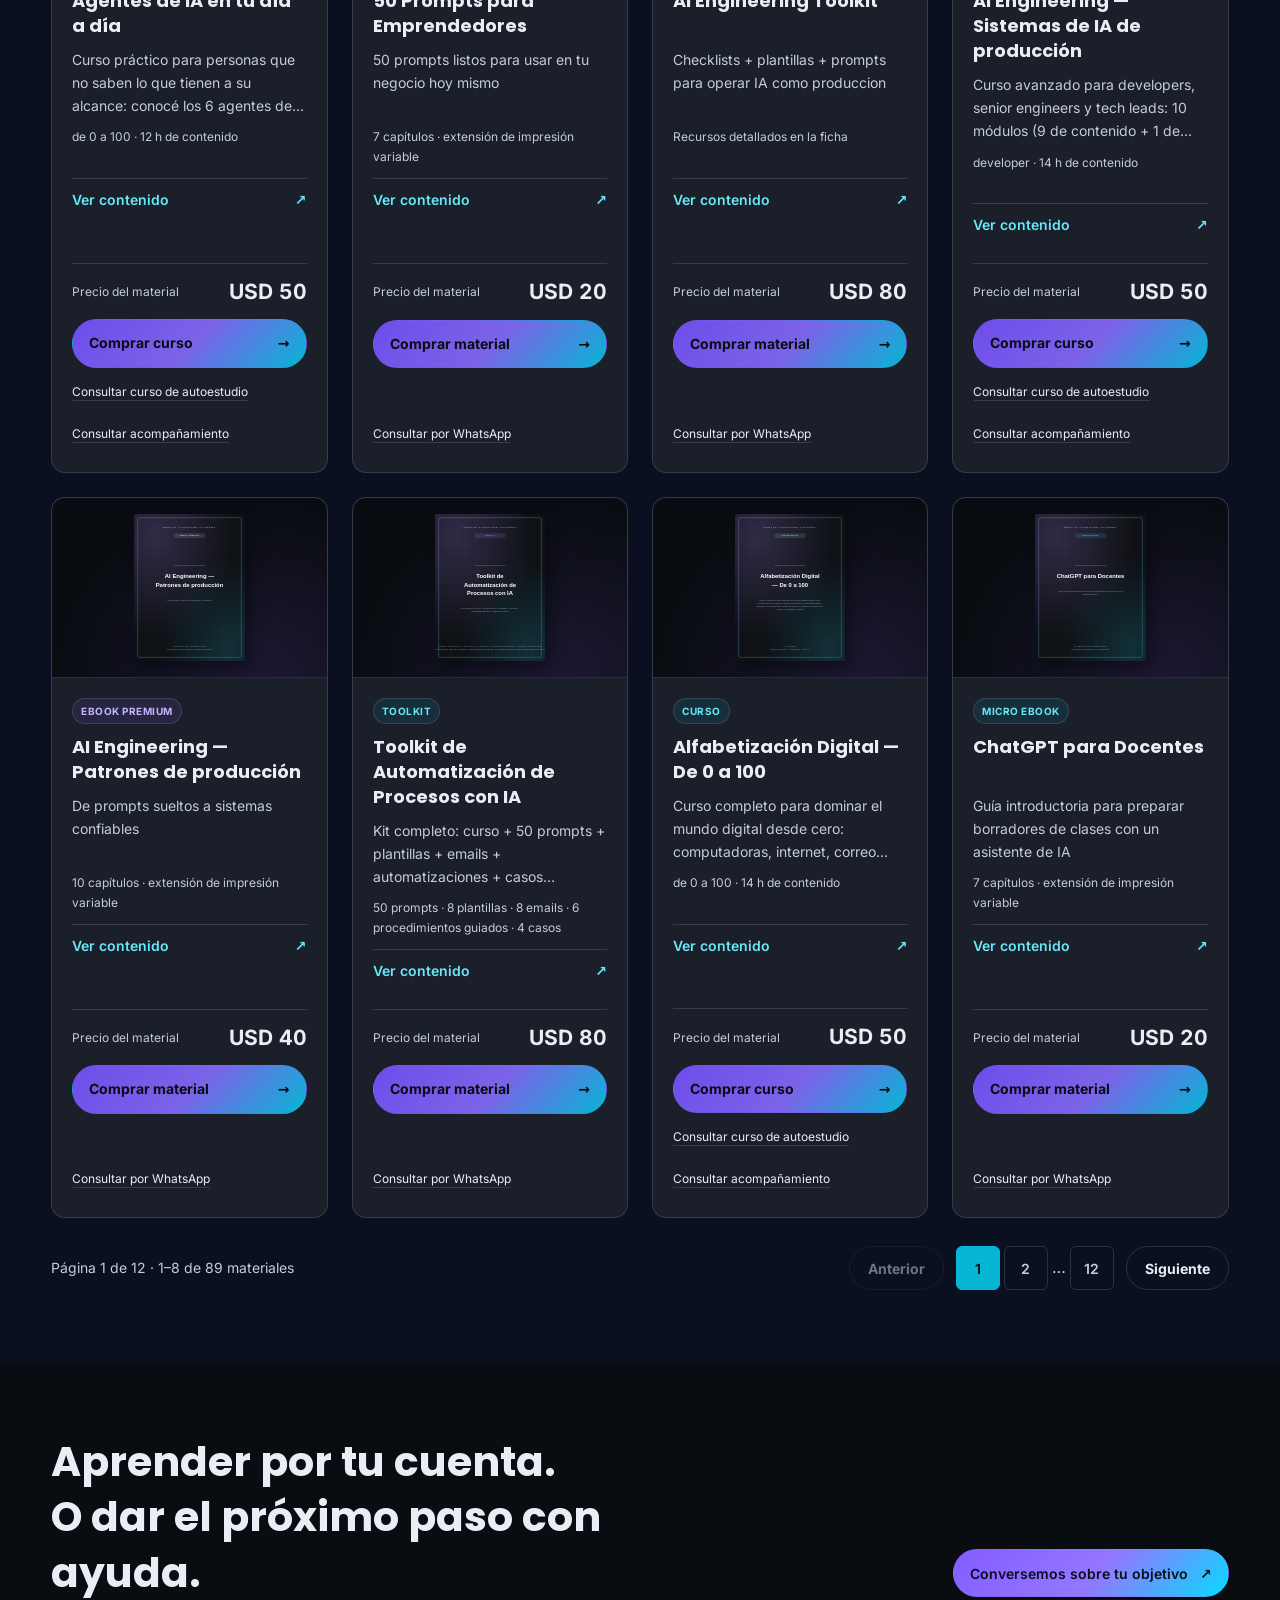
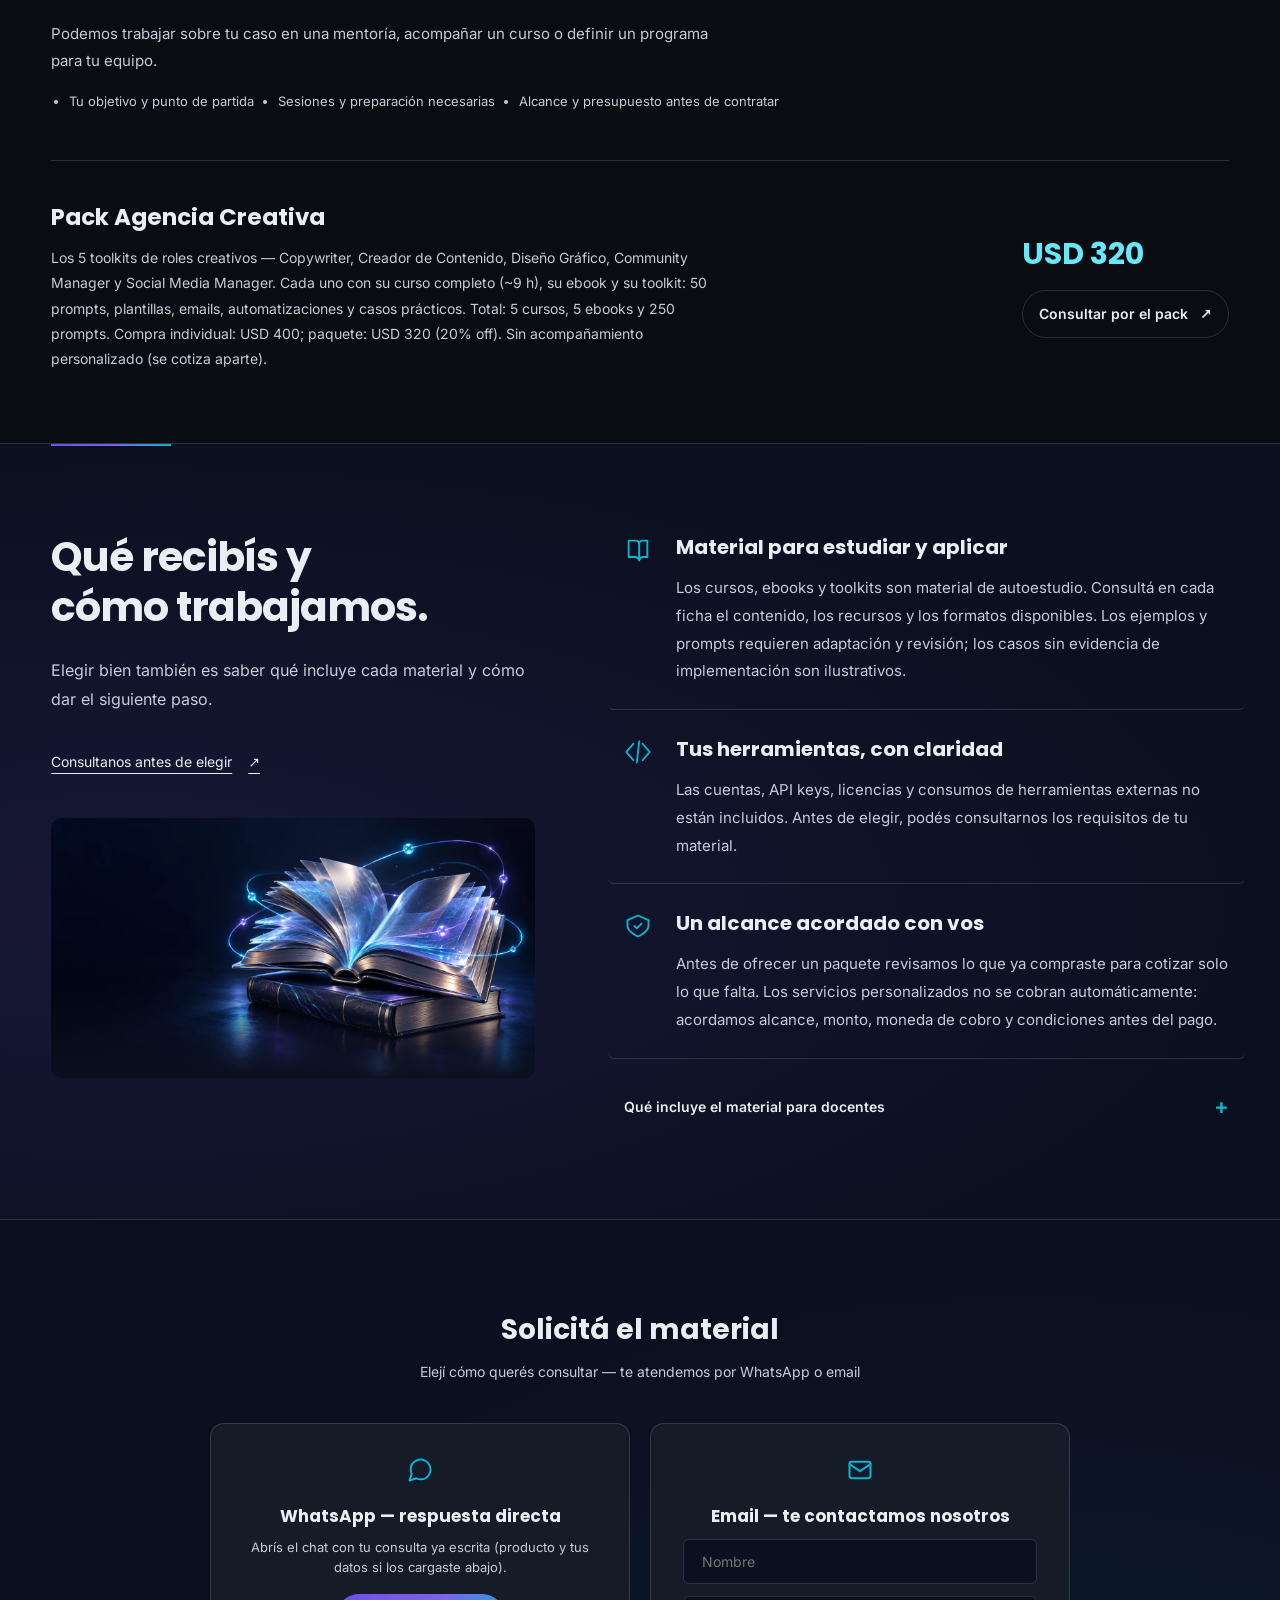
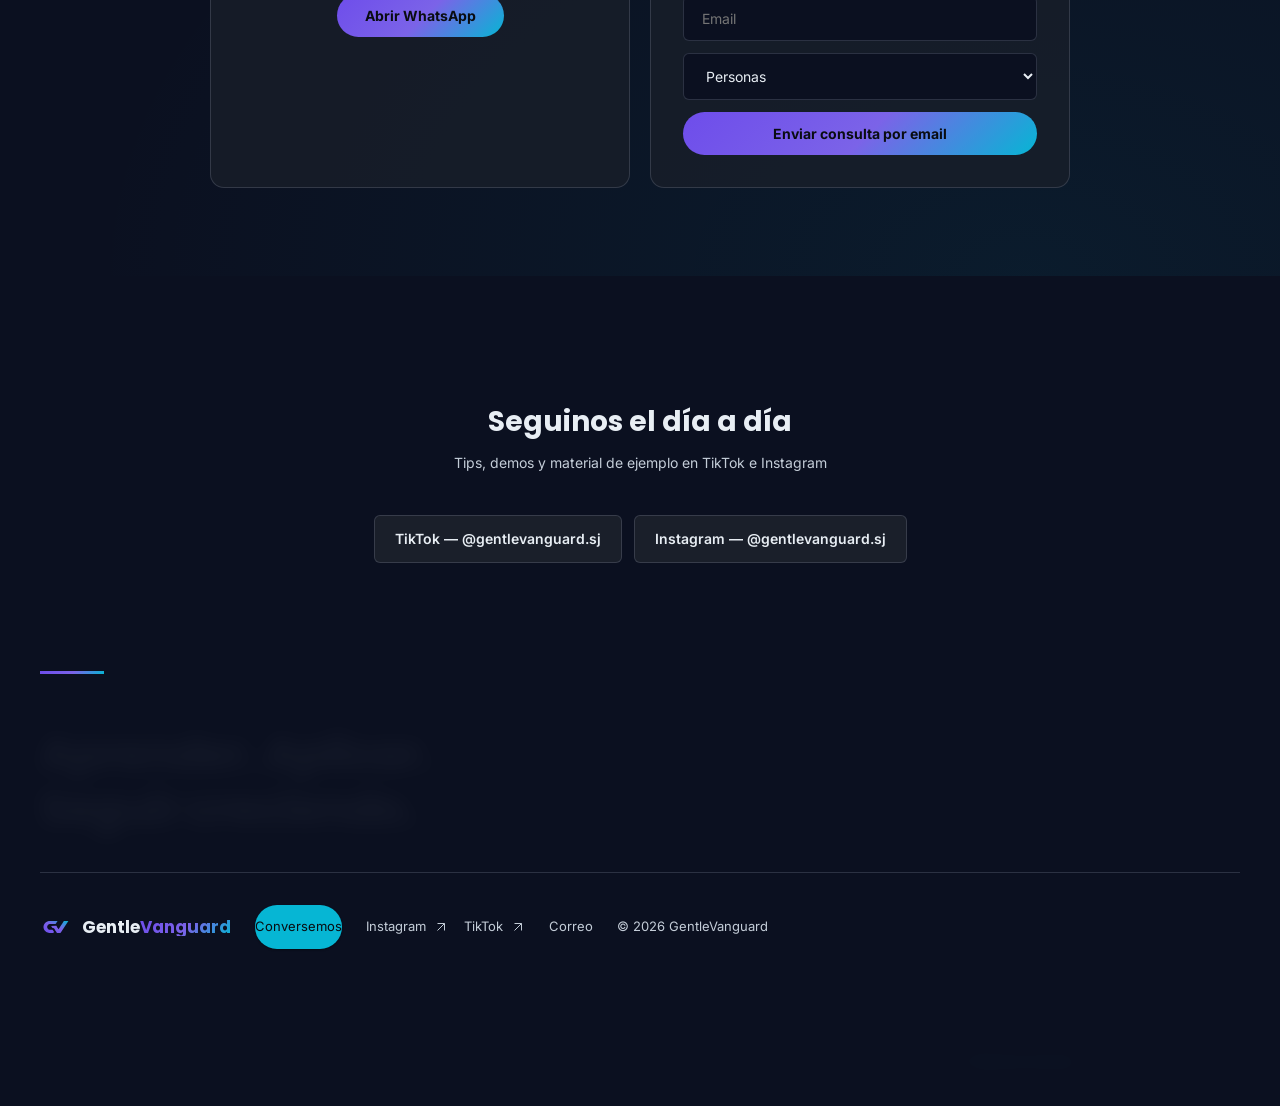
<file: academy-landing/index.html>
<!doctype html><html lang="es"><meta charset="utf-8"><meta name="robots" content="noindex"><link rel="canonical" href="https://gentlevanguard.github.io/academy/"><title>GentleVanguard Academy</title><script>location.replace('/academy/'+location.search+location.hash)</script><a href="/academy/">Ir a Academy</a></html>
</file>
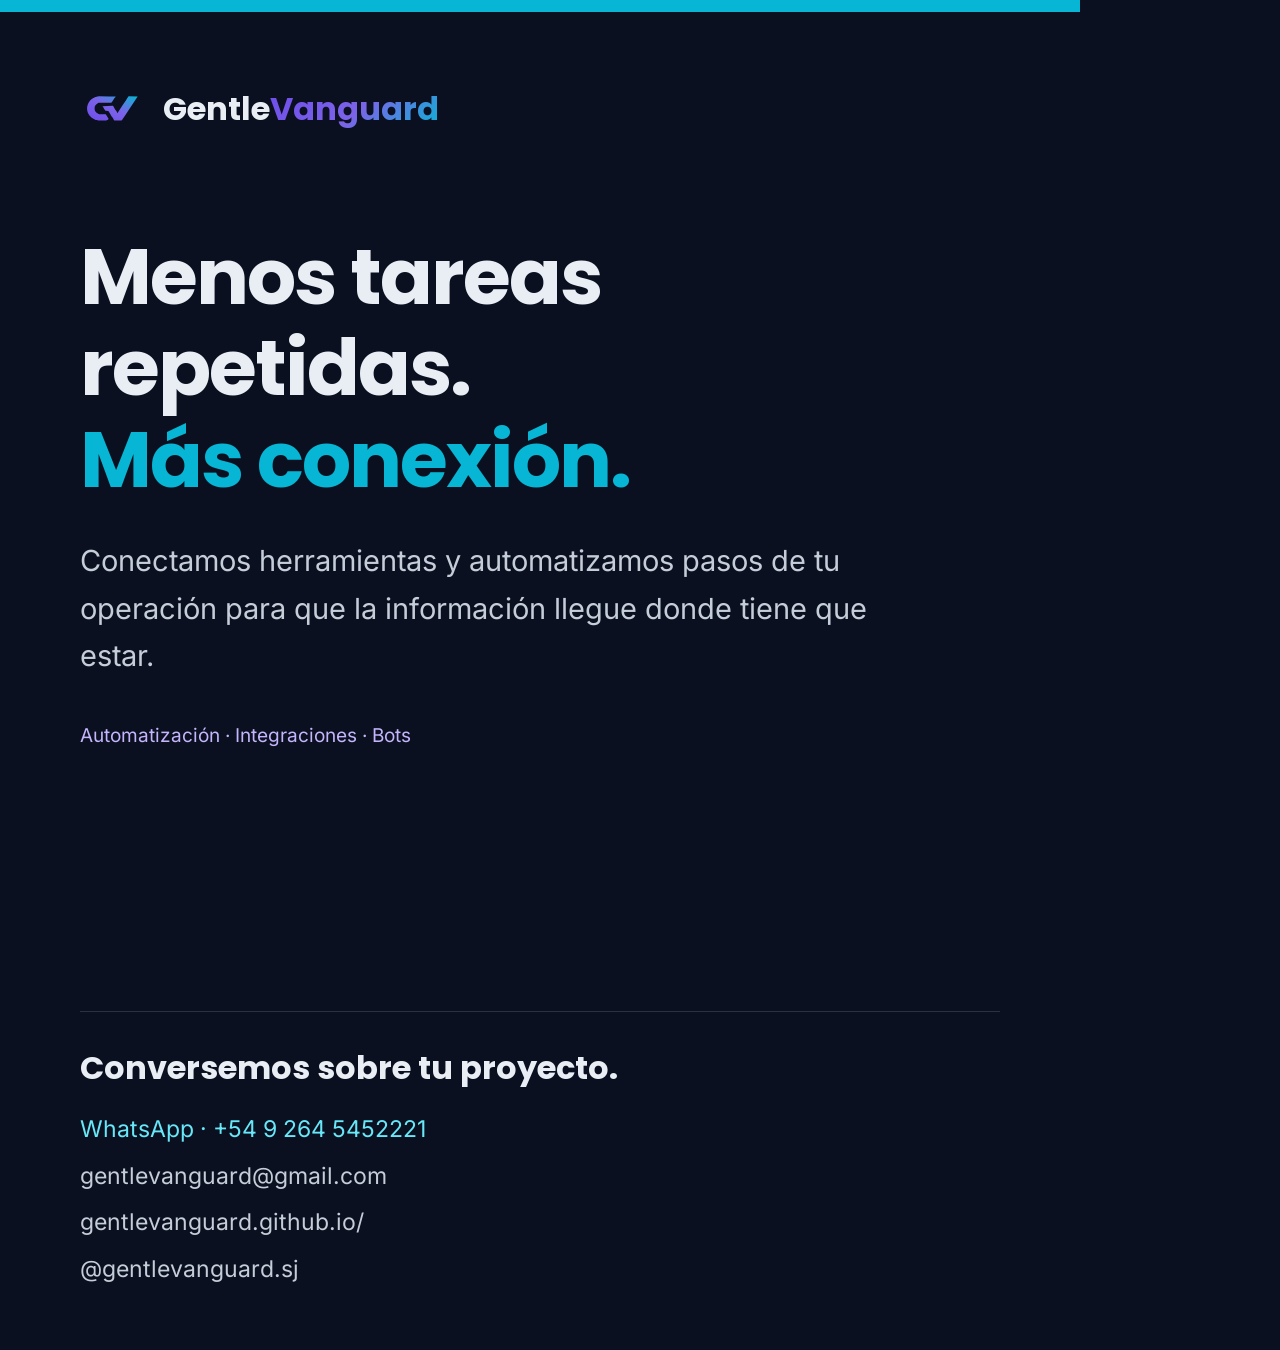
<file: social/automatizacion-feed.html>
<!doctype html><html lang="es"><head><meta charset="utf-8"><meta name="viewport" content="width=1080"><title>GentleVanguard — automatizacion</title><link rel="stylesheet" href="../main.css"><link rel="stylesheet" href="../assets/gv-fonts.css"><style>
*{box-sizing:border-box}body{margin:0;width:1080px;height:1350px;background:var(--gv-bg);color:var(--gv-text);font-family:Inter,sans-serif}main{height:100%;padding:64px 80px;display:flex;flex-direction:column;border-top:12px solid var(--gv-cyan)}.brand{display:flex;align-items:center;gap:0;font:700 32px Poppins,sans-serif}.brand img{width:65px;height:65px;margin-right:18px}.brand span{background:var(--gv-gradient);background-clip:text;-webkit-background-clip:text;color:transparent}h1{font:700 78px/1.17 Poppins,sans-serif;letter-spacing:-2px;margin:90px 0 32px}em{font-style:normal;color:var(--gv-cyan)}p{font-size:29px;line-height:1.65;margin:0;max-width:820px;color:var(--gv-text-secondary)}.detail{font-size:19px;color:var(--gv-purple-soft);margin-top:40px}.contact{margin-top:auto;border-top:1px solid var(--gv-border);padding-top:32px}.cta{font:700 32px Poppins,sans-serif;color:var(--gv-text);margin-bottom:20px}.links{display:flex;flex-direction:column;gap:12px;font-size:23px;line-height:1.5}.links a{color:var(--gv-text-secondary);text-decoration:none}.links a:first-child{color:var(--gv-cyan-soft)}
</style></head><body><main><div class="brand"><img src="../assets/icon.svg" alt="">Gentle<span>Vanguard</span></div><h1>Menos tareas<br>repetidas.<br><em>Más conexión.</em></h1><p>Conectamos herramientas y automatizamos pasos de tu operación para que la información llegue donde tiene que estar.</p><p class="detail">Automatización · Integraciones · Bots</p><div class="contact"><p class="cta">Conversemos sobre tu proyecto.</p><div class="links"><a href="https://wa.me/5492645452221">WhatsApp · +54 9 264 5452221</a><a href="mailto:gentlevanguard@gmail.com">gentlevanguard@gmail.com</a><a href="https://gentlevanguard.github.io/">gentlevanguard.github.io/</a><a href="https://www.instagram.com/gentlevanguard.sj/">@gentlevanguard.sj</a></div></div></main></body></html>
</file>
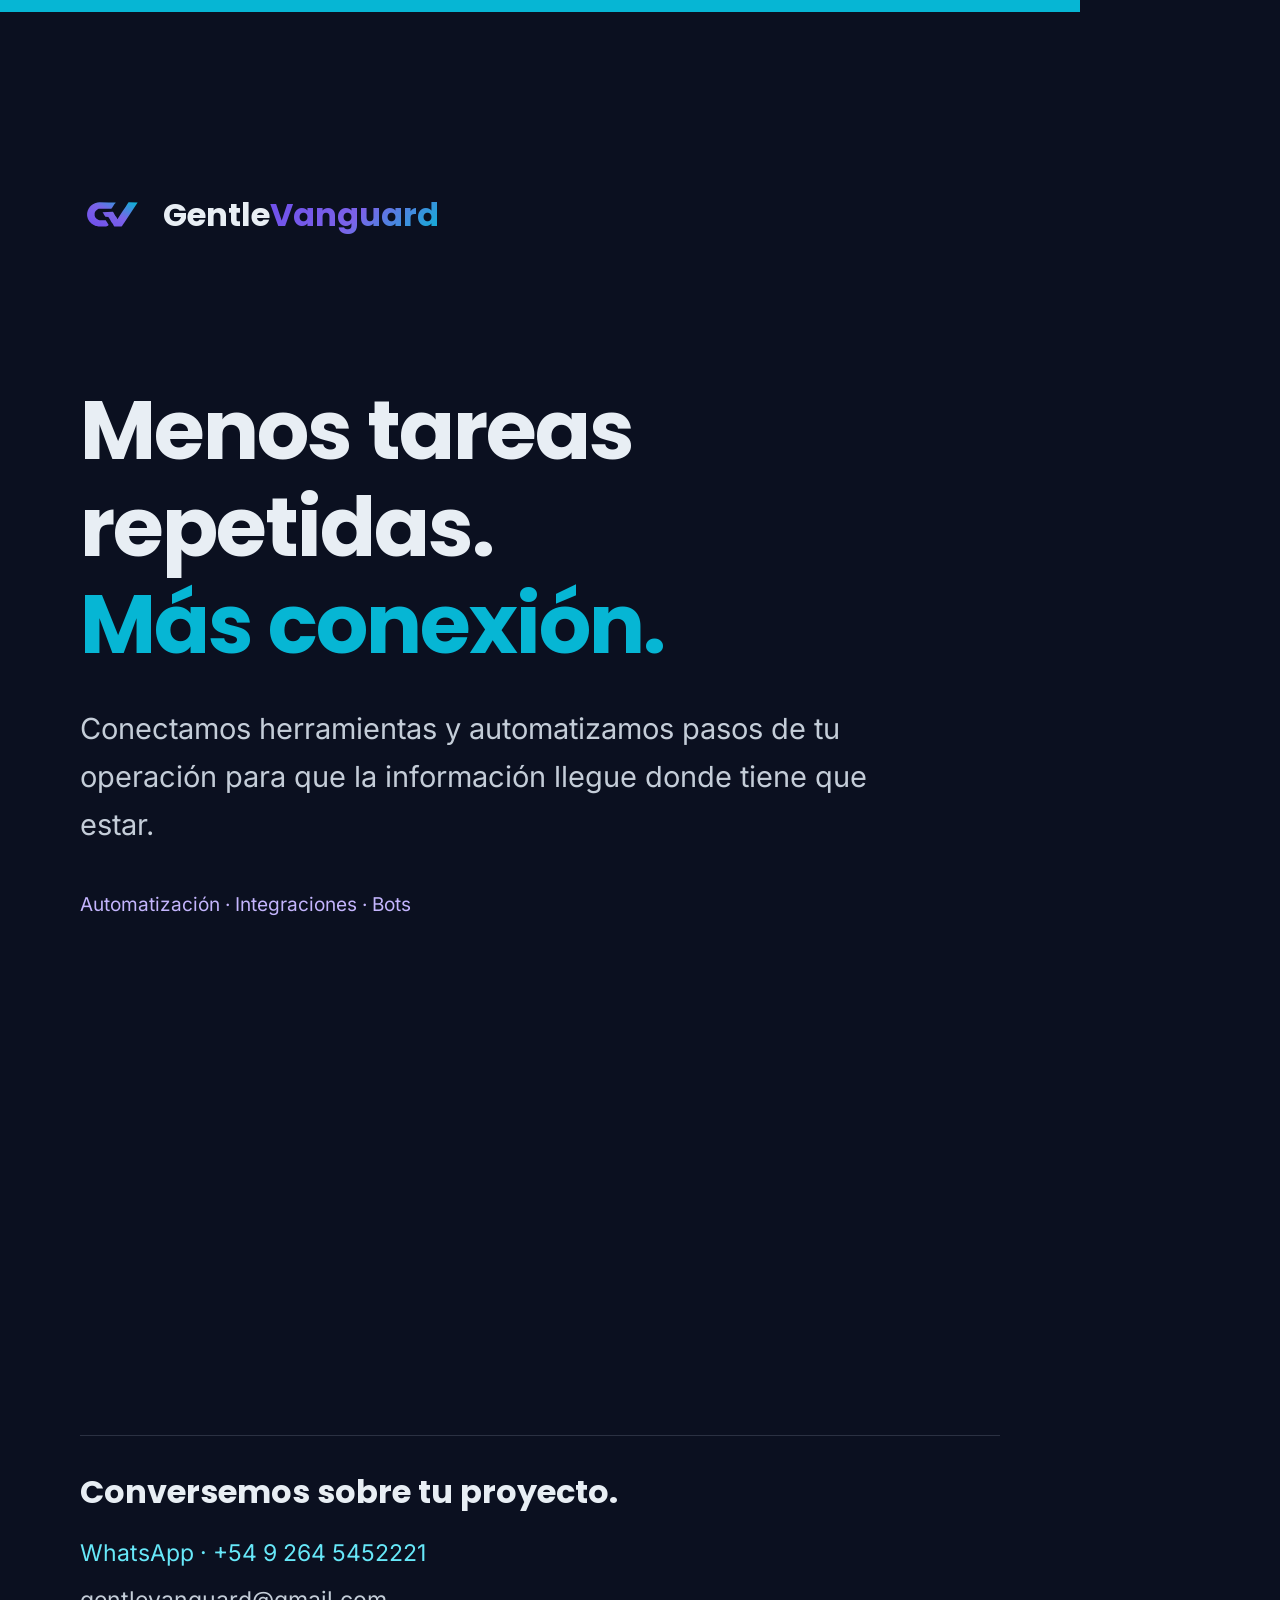
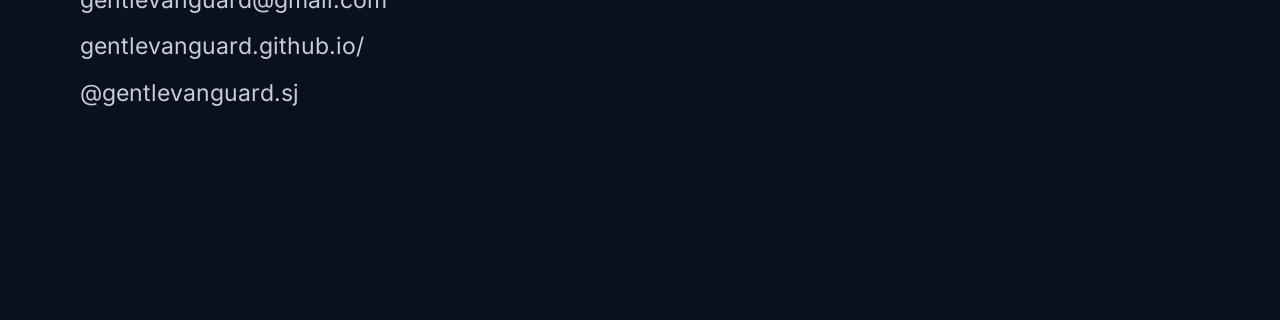
<file: social/automatizacion-story.html>
<!doctype html><html lang="es"><head><meta charset="utf-8"><meta name="viewport" content="width=1080"><title>GentleVanguard — automatizacion</title><link rel="stylesheet" href="../main.css"><link rel="stylesheet" href="../assets/gv-fonts.css"><style>
*{box-sizing:border-box}body{margin:0;width:1080px;height:1920px;background:var(--gv-bg);color:var(--gv-text);font-family:Inter,sans-serif}main{height:100%;padding:170px 80px 210px;display:flex;flex-direction:column;border-top:12px solid var(--gv-cyan)}.brand{display:flex;align-items:center;gap:0;font:700 32px Poppins,sans-serif}.brand img{width:65px;height:65px;margin-right:18px}.brand span{background:var(--gv-gradient);background-clip:text;-webkit-background-clip:text;color:transparent}h1{font:700 83px/1.17 Poppins,sans-serif;letter-spacing:-2px;margin:135px 0 32px}em{font-style:normal;color:var(--gv-cyan)}p{font-size:29px;line-height:1.65;margin:0;max-width:820px;color:var(--gv-text-secondary)}.detail{font-size:19px;color:var(--gv-purple-soft);margin-top:40px}.contact{margin-top:auto;border-top:1px solid var(--gv-border);padding-top:32px}.cta{font:700 32px Poppins,sans-serif;color:var(--gv-text);margin-bottom:20px}.links{display:flex;flex-direction:column;gap:12px;font-size:23px;line-height:1.5}.links a{color:var(--gv-text-secondary);text-decoration:none}.links a:first-child{color:var(--gv-cyan-soft)}
</style></head><body><main><div class="brand"><img src="../assets/icon.svg" alt="">Gentle<span>Vanguard</span></div><h1>Menos tareas<br>repetidas.<br><em>Más conexión.</em></h1><p>Conectamos herramientas y automatizamos pasos de tu operación para que la información llegue donde tiene que estar.</p><p class="detail">Automatización · Integraciones · Bots</p><div class="contact"><p class="cta">Conversemos sobre tu proyecto.</p><div class="links"><a href="https://wa.me/5492645452221">WhatsApp · +54 9 264 5452221</a><a href="mailto:gentlevanguard@gmail.com">gentlevanguard@gmail.com</a><a href="https://gentlevanguard.github.io/">gentlevanguard.github.io/</a><a href="https://www.instagram.com/gentlevanguard.sj/">@gentlevanguard.sj</a></div></div></main></body></html>
</file>
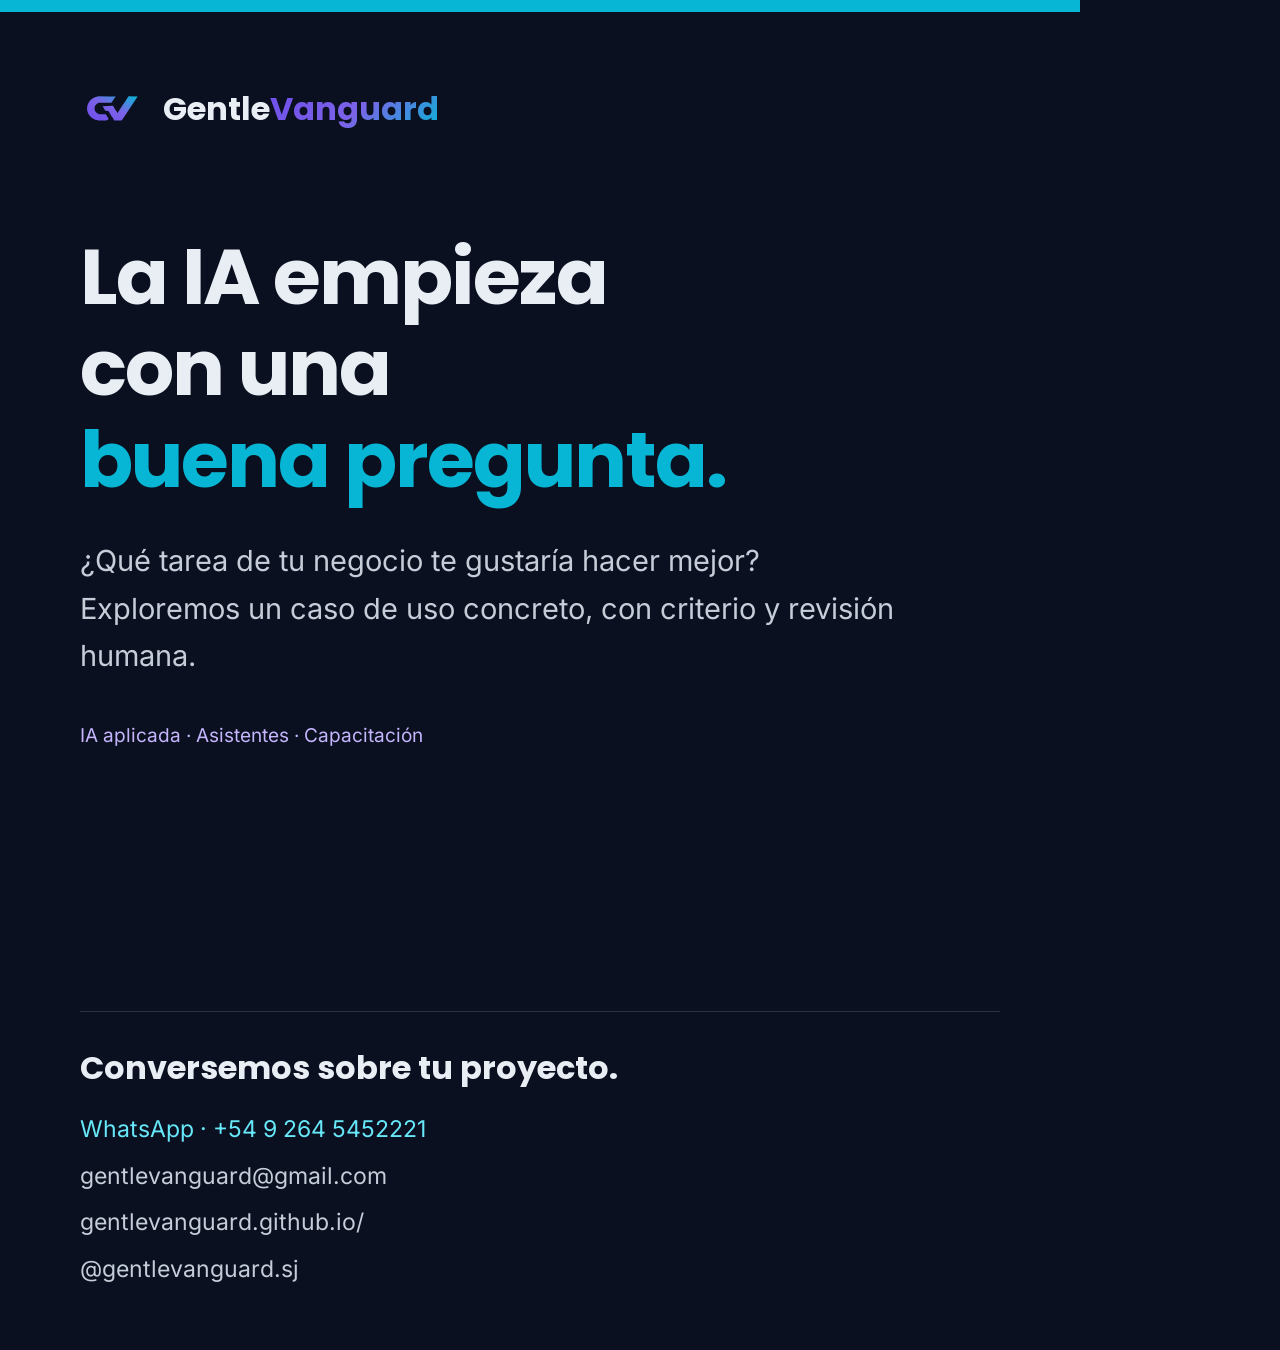
<file: social/ia-feed.html>
<!doctype html><html lang="es"><head><meta charset="utf-8"><meta name="viewport" content="width=1080"><title>GentleVanguard — ia</title><link rel="stylesheet" href="../main.css"><link rel="stylesheet" href="../assets/gv-fonts.css"><style>
*{box-sizing:border-box}body{margin:0;width:1080px;height:1350px;background:var(--gv-bg);color:var(--gv-text);font-family:Inter,sans-serif}main{height:100%;padding:64px 80px;display:flex;flex-direction:column;border-top:12px solid var(--gv-cyan)}.brand{display:flex;align-items:center;gap:0;font:700 32px Poppins,sans-serif}.brand img{width:65px;height:65px;margin-right:18px}.brand span{background:var(--gv-gradient);background-clip:text;-webkit-background-clip:text;color:transparent}h1{font:700 78px/1.17 Poppins,sans-serif;letter-spacing:-2px;margin:90px 0 32px}em{font-style:normal;color:var(--gv-cyan)}p{font-size:29px;line-height:1.65;margin:0;max-width:820px;color:var(--gv-text-secondary)}.detail{font-size:19px;color:var(--gv-purple-soft);margin-top:40px}.contact{margin-top:auto;border-top:1px solid var(--gv-border);padding-top:32px}.cta{font:700 32px Poppins,sans-serif;color:var(--gv-text);margin-bottom:20px}.links{display:flex;flex-direction:column;gap:12px;font-size:23px;line-height:1.5}.links a{color:var(--gv-text-secondary);text-decoration:none}.links a:first-child{color:var(--gv-cyan-soft)}
</style></head><body><main><div class="brand"><img src="../assets/icon.svg" alt="">Gentle<span>Vanguard</span></div><h1>La IA empieza<br>con una<br><em>buena pregunta.</em></h1><p>¿Qué tarea de tu negocio te gustaría hacer mejor? Exploremos un caso de uso concreto, con criterio y revisión humana.</p><p class="detail">IA aplicada · Asistentes · Capacitación</p><div class="contact"><p class="cta">Conversemos sobre tu proyecto.</p><div class="links"><a href="https://wa.me/5492645452221">WhatsApp · +54 9 264 5452221</a><a href="mailto:gentlevanguard@gmail.com">gentlevanguard@gmail.com</a><a href="https://gentlevanguard.github.io/">gentlevanguard.github.io/</a><a href="https://www.instagram.com/gentlevanguard.sj/">@gentlevanguard.sj</a></div></div></main></body></html>
</file>
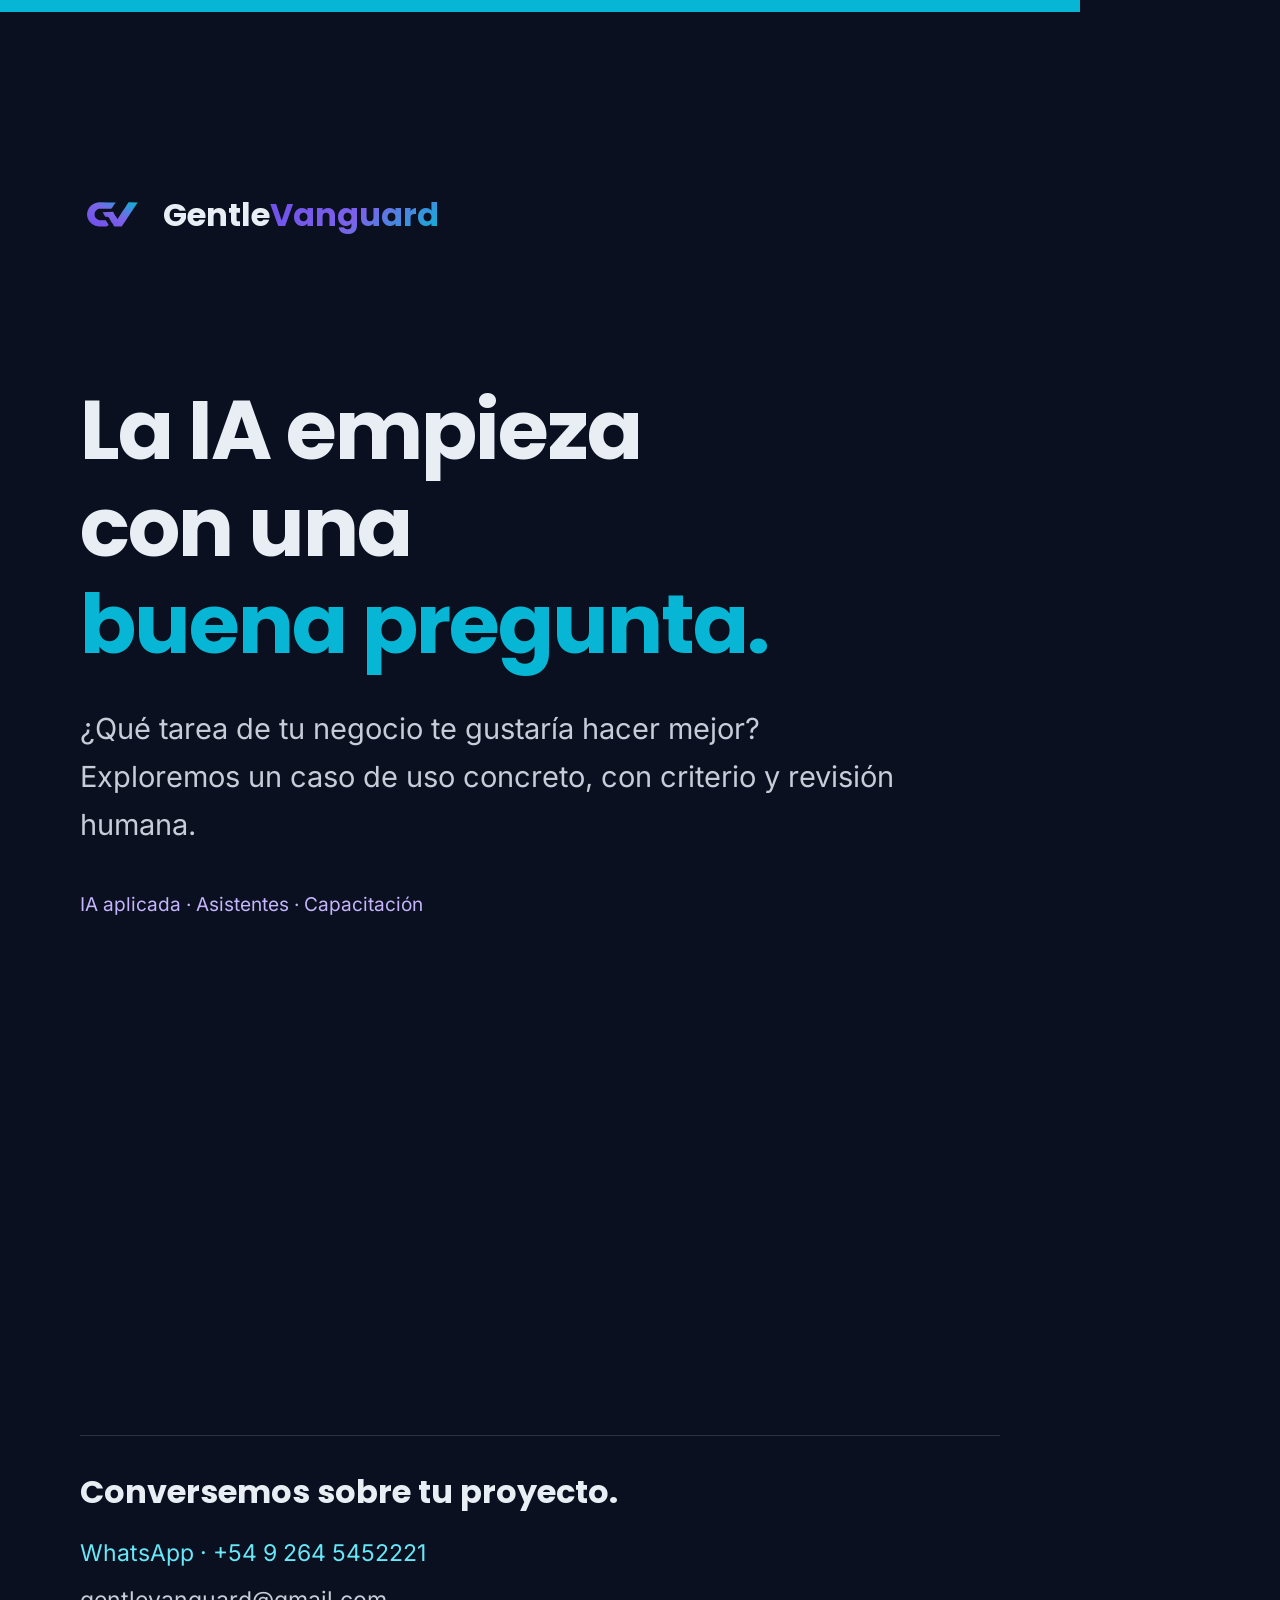
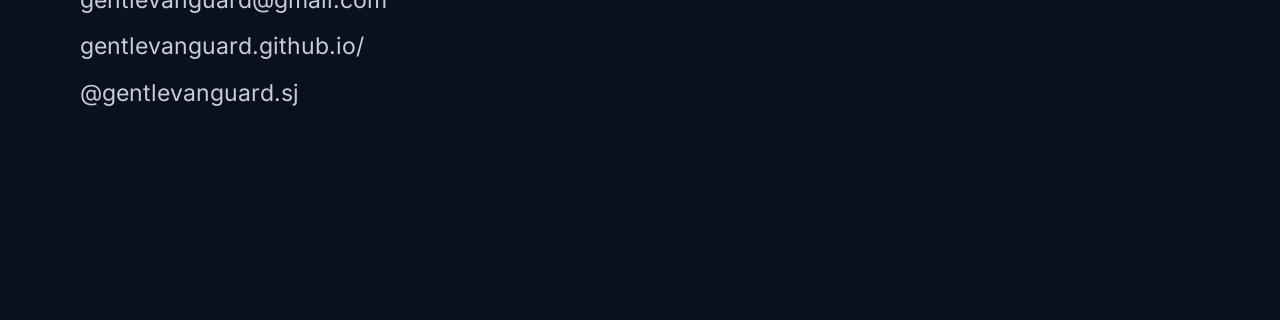
<file: social/ia-story.html>
<!doctype html><html lang="es"><head><meta charset="utf-8"><meta name="viewport" content="width=1080"><title>GentleVanguard — ia</title><link rel="stylesheet" href="../main.css"><link rel="stylesheet" href="../assets/gv-fonts.css"><style>
*{box-sizing:border-box}body{margin:0;width:1080px;height:1920px;background:var(--gv-bg);color:var(--gv-text);font-family:Inter,sans-serif}main{height:100%;padding:170px 80px 210px;display:flex;flex-direction:column;border-top:12px solid var(--gv-cyan)}.brand{display:flex;align-items:center;gap:0;font:700 32px Poppins,sans-serif}.brand img{width:65px;height:65px;margin-right:18px}.brand span{background:var(--gv-gradient);background-clip:text;-webkit-background-clip:text;color:transparent}h1{font:700 83px/1.17 Poppins,sans-serif;letter-spacing:-2px;margin:135px 0 32px}em{font-style:normal;color:var(--gv-cyan)}p{font-size:29px;line-height:1.65;margin:0;max-width:820px;color:var(--gv-text-secondary)}.detail{font-size:19px;color:var(--gv-purple-soft);margin-top:40px}.contact{margin-top:auto;border-top:1px solid var(--gv-border);padding-top:32px}.cta{font:700 32px Poppins,sans-serif;color:var(--gv-text);margin-bottom:20px}.links{display:flex;flex-direction:column;gap:12px;font-size:23px;line-height:1.5}.links a{color:var(--gv-text-secondary);text-decoration:none}.links a:first-child{color:var(--gv-cyan-soft)}
</style></head><body><main><div class="brand"><img src="../assets/icon.svg" alt="">Gentle<span>Vanguard</span></div><h1>La IA empieza<br>con una<br><em>buena pregunta.</em></h1><p>¿Qué tarea de tu negocio te gustaría hacer mejor? Exploremos un caso de uso concreto, con criterio y revisión humana.</p><p class="detail">IA aplicada · Asistentes · Capacitación</p><div class="contact"><p class="cta">Conversemos sobre tu proyecto.</p><div class="links"><a href="https://wa.me/5492645452221">WhatsApp · +54 9 264 5452221</a><a href="mailto:gentlevanguard@gmail.com">gentlevanguard@gmail.com</a><a href="https://gentlevanguard.github.io/">gentlevanguard.github.io/</a><a href="https://www.instagram.com/gentlevanguard.sj/">@gentlevanguard.sj</a></div></div></main></body></html>
</file>
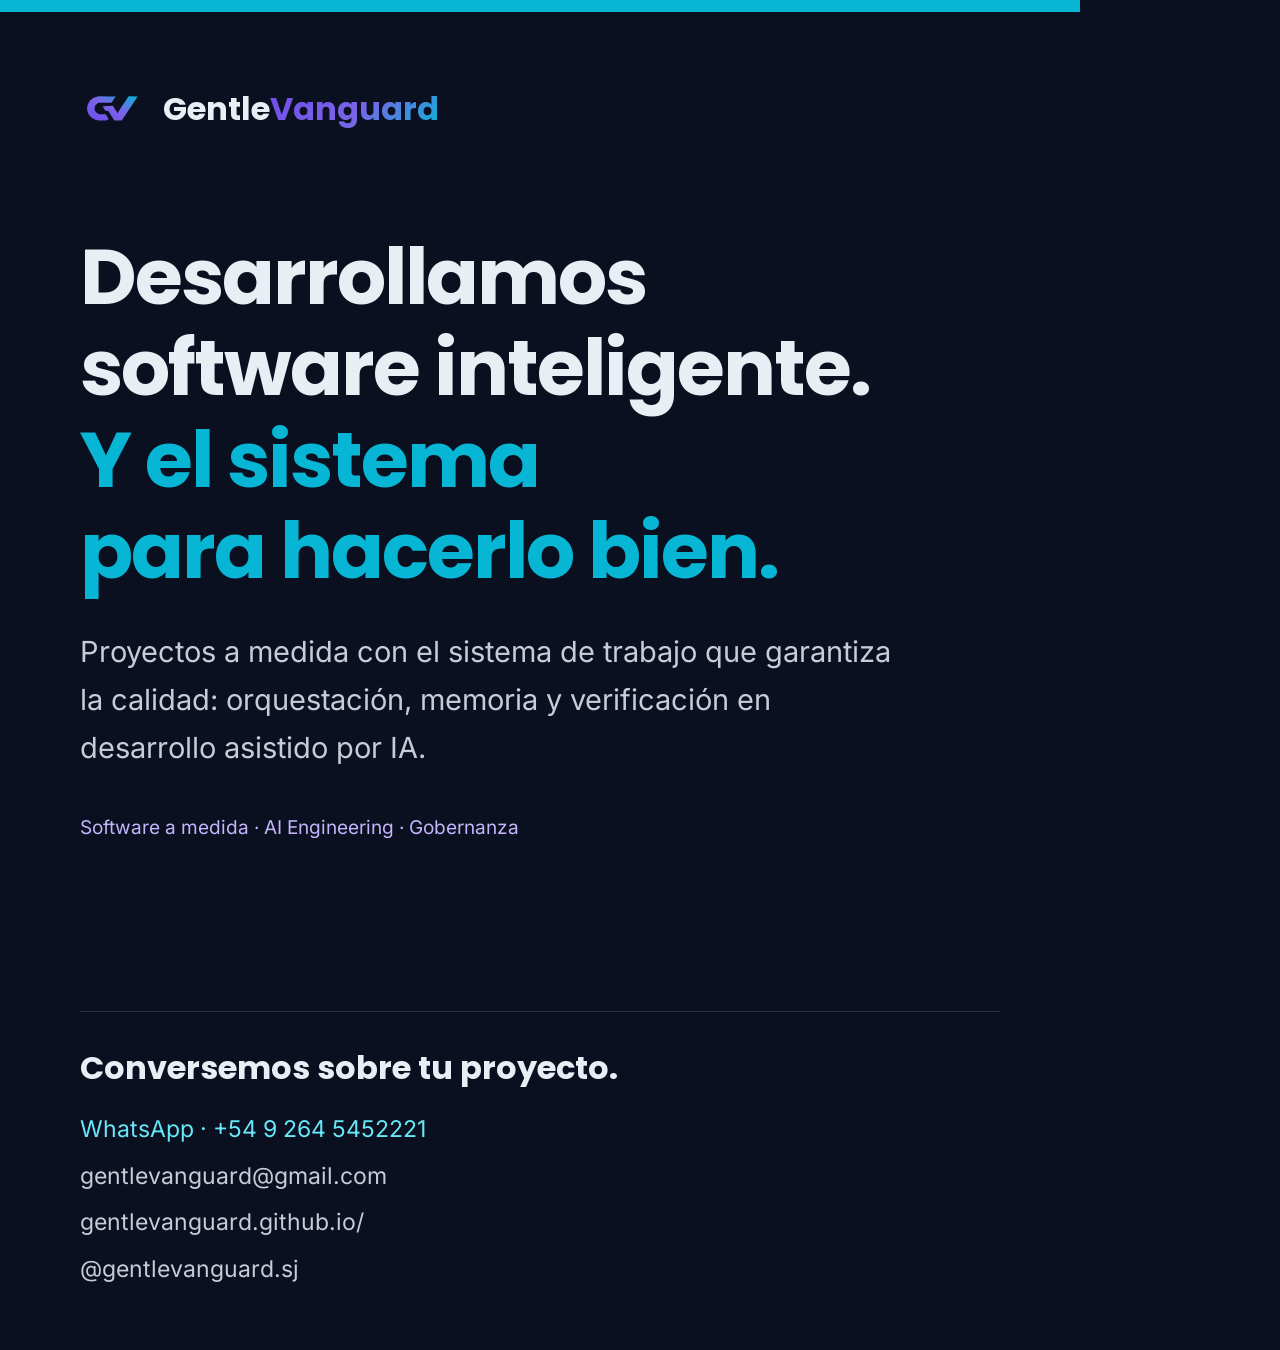
<file: social/sistema-feed.html>
<!doctype html><html lang="es"><head><meta charset="utf-8"><meta name="viewport" content="width=1080"><title>GentleVanguard — sistema</title><link rel="stylesheet" href="../main.css"><link rel="stylesheet" href="../assets/gv-fonts.css"><style>
*{box-sizing:border-box}body{margin:0;width:1080px;height:1350px;background:var(--gv-bg);color:var(--gv-text);font-family:Inter,sans-serif}main{height:100%;padding:64px 80px;display:flex;flex-direction:column;border-top:12px solid var(--gv-cyan)}.brand{display:flex;align-items:center;gap:0;font:700 32px Poppins,sans-serif}.brand img{width:65px;height:65px;margin-right:18px}.brand span{background:var(--gv-gradient);background-clip:text;-webkit-background-clip:text;color:transparent}h1{font:700 78px/1.17 Poppins,sans-serif;letter-spacing:-2px;margin:90px 0 32px}em{font-style:normal;color:var(--gv-cyan)}p{font-size:29px;line-height:1.65;margin:0;max-width:820px;color:var(--gv-text-secondary)}.detail{font-size:19px;color:var(--gv-purple-soft);margin-top:40px}.contact{margin-top:auto;border-top:1px solid var(--gv-border);padding-top:32px}.cta{font:700 32px Poppins,sans-serif;color:var(--gv-text);margin-bottom:20px}.links{display:flex;flex-direction:column;gap:12px;font-size:23px;line-height:1.5}.links a{color:var(--gv-text-secondary);text-decoration:none}.links a:first-child{color:var(--gv-cyan-soft)}
</style></head><body><main><div class="brand"><img src="../assets/icon.svg" alt="">Gentle<span>Vanguard</span></div><h1>Desarrollamos<br>software inteligente.<br><em>Y el sistema<br>para hacerlo bien.</em></h1><p>Proyectos a medida con el sistema de trabajo que garantiza la calidad: orquestación, memoria y verificación en desarrollo asistido por IA.</p><p class="detail">Software a medida · AI Engineering · Gobernanza</p><div class="contact"><p class="cta">Conversemos sobre tu proyecto.</p><div class="links"><a href="https://wa.me/5492645452221">WhatsApp · +54 9 264 5452221</a><a href="mailto:gentlevanguard@gmail.com">gentlevanguard@gmail.com</a><a href="https://gentlevanguard.github.io/">gentlevanguard.github.io/</a><a href="https://www.instagram.com/gentlevanguard.sj/">@gentlevanguard.sj</a></div></div></main></body></html>
</file>
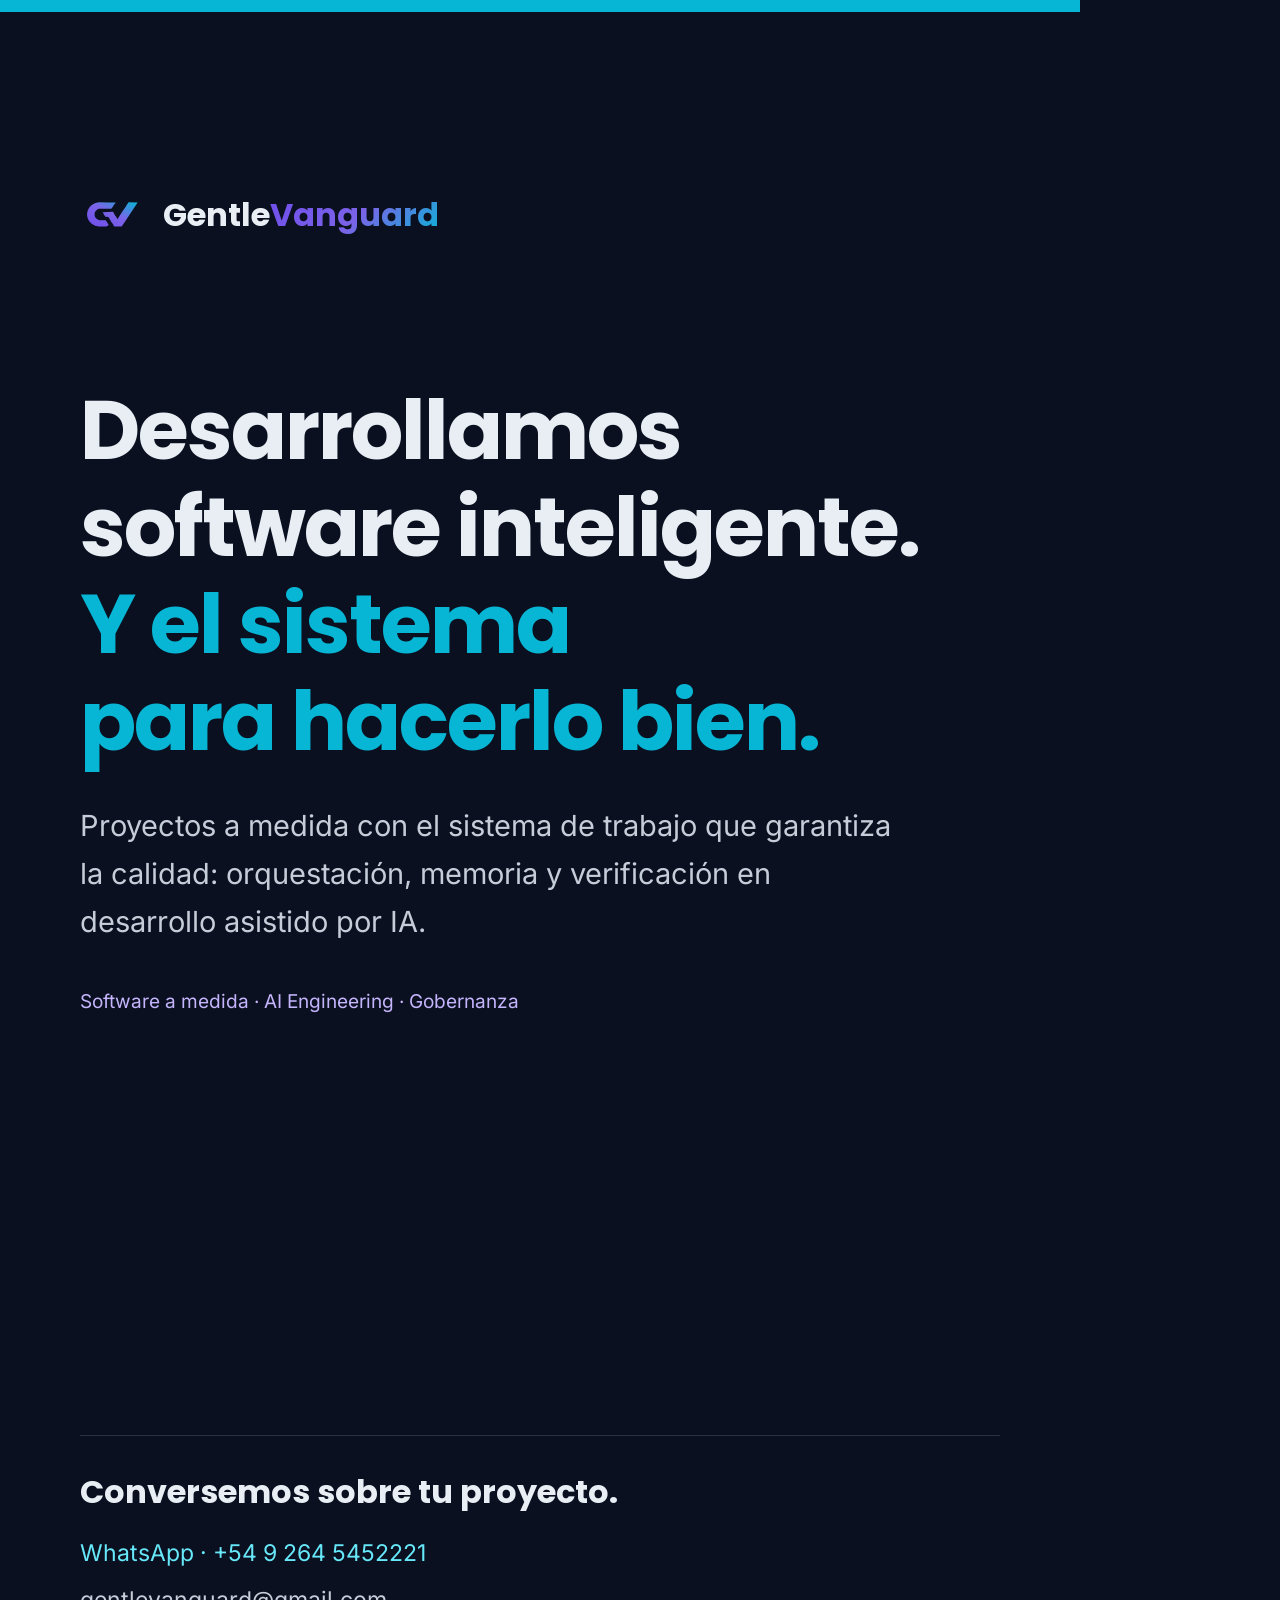
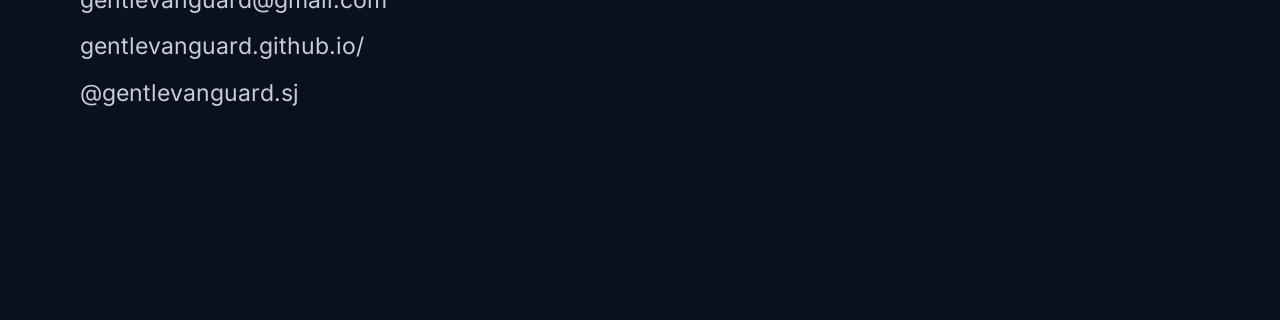
<file: social/sistema-story.html>
<!doctype html><html lang="es"><head><meta charset="utf-8"><meta name="viewport" content="width=1080"><title>GentleVanguard — sistema</title><link rel="stylesheet" href="../main.css"><link rel="stylesheet" href="../assets/gv-fonts.css"><style>
*{box-sizing:border-box}body{margin:0;width:1080px;height:1920px;background:var(--gv-bg);color:var(--gv-text);font-family:Inter,sans-serif}main{height:100%;padding:170px 80px 210px;display:flex;flex-direction:column;border-top:12px solid var(--gv-cyan)}.brand{display:flex;align-items:center;gap:0;font:700 32px Poppins,sans-serif}.brand img{width:65px;height:65px;margin-right:18px}.brand span{background:var(--gv-gradient);background-clip:text;-webkit-background-clip:text;color:transparent}h1{font:700 83px/1.17 Poppins,sans-serif;letter-spacing:-2px;margin:135px 0 32px}em{font-style:normal;color:var(--gv-cyan)}p{font-size:29px;line-height:1.65;margin:0;max-width:820px;color:var(--gv-text-secondary)}.detail{font-size:19px;color:var(--gv-purple-soft);margin-top:40px}.contact{margin-top:auto;border-top:1px solid var(--gv-border);padding-top:32px}.cta{font:700 32px Poppins,sans-serif;color:var(--gv-text);margin-bottom:20px}.links{display:flex;flex-direction:column;gap:12px;font-size:23px;line-height:1.5}.links a{color:var(--gv-text-secondary);text-decoration:none}.links a:first-child{color:var(--gv-cyan-soft)}
</style></head><body><main><div class="brand"><img src="../assets/icon.svg" alt="">Gentle<span>Vanguard</span></div><h1>Desarrollamos<br>software inteligente.<br><em>Y el sistema<br>para hacerlo bien.</em></h1><p>Proyectos a medida con el sistema de trabajo que garantiza la calidad: orquestación, memoria y verificación en desarrollo asistido por IA.</p><p class="detail">Software a medida · AI Engineering · Gobernanza</p><div class="contact"><p class="cta">Conversemos sobre tu proyecto.</p><div class="links"><a href="https://wa.me/5492645452221">WhatsApp · +54 9 264 5452221</a><a href="mailto:gentlevanguard@gmail.com">gentlevanguard@gmail.com</a><a href="https://gentlevanguard.github.io/">gentlevanguard.github.io/</a><a href="https://www.instagram.com/gentlevanguard.sj/">@gentlevanguard.sj</a></div></div></main></body></html>
</file>
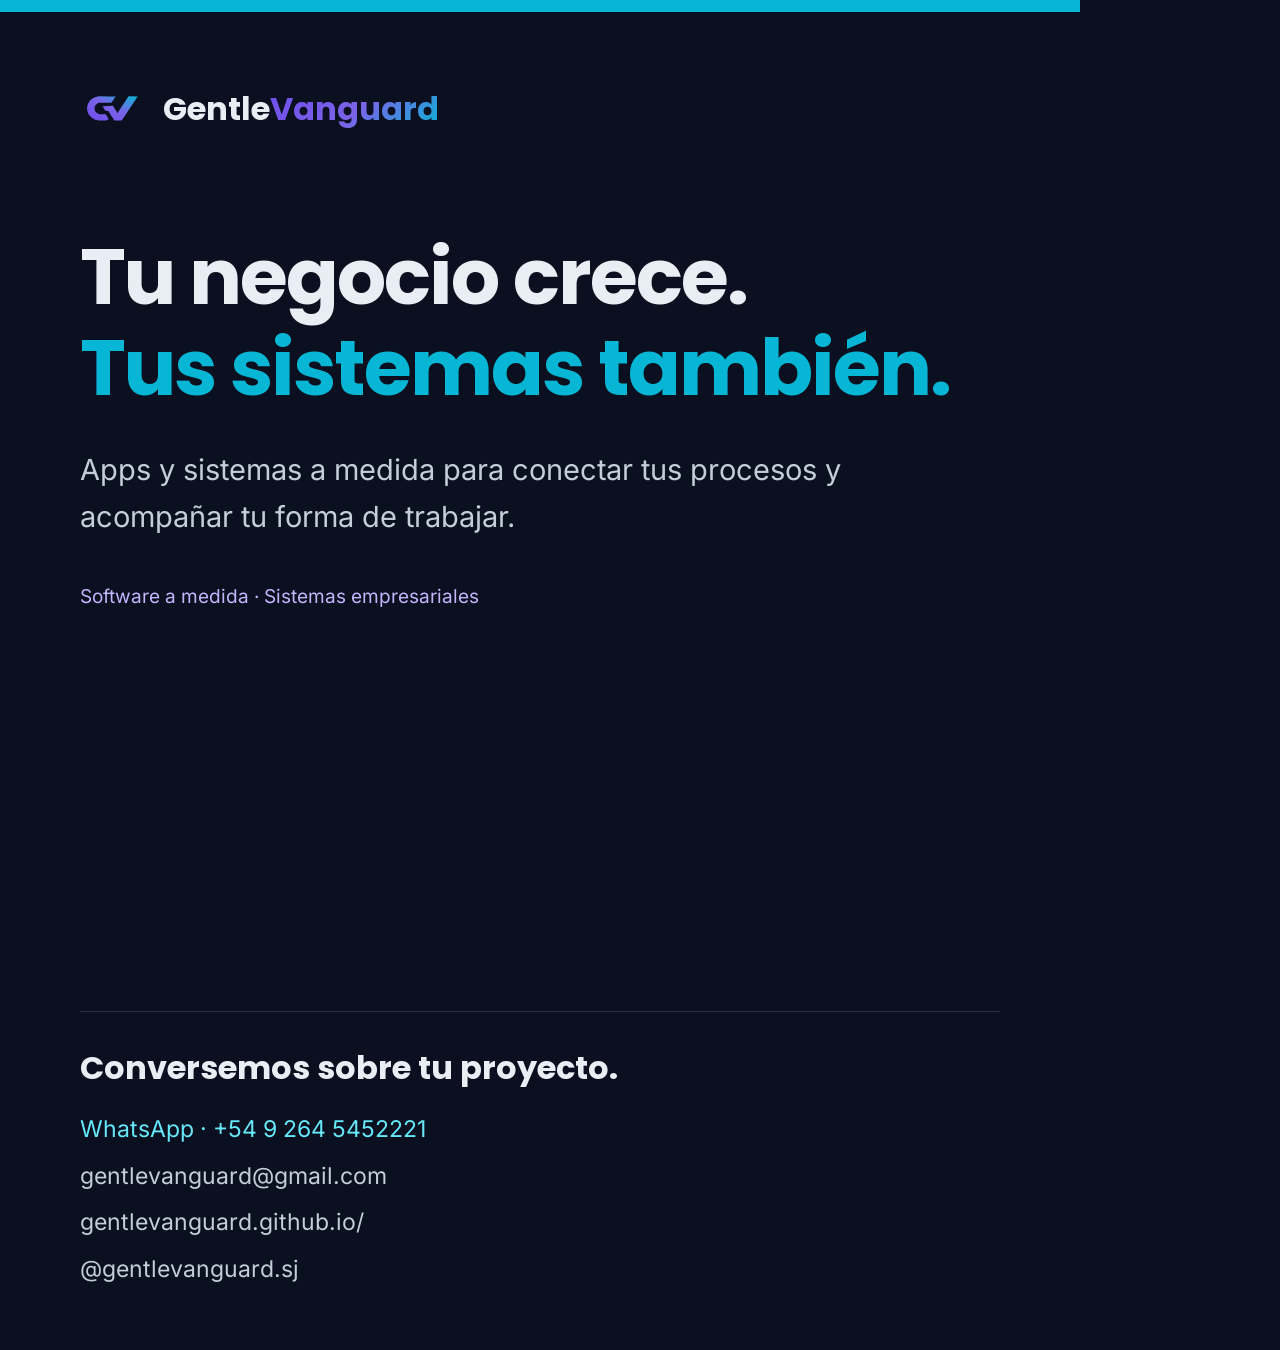
<file: social/software-feed.html>
<!doctype html><html lang="es"><head><meta charset="utf-8"><meta name="viewport" content="width=1080"><title>GentleVanguard — software</title><link rel="stylesheet" href="../main.css"><link rel="stylesheet" href="../assets/gv-fonts.css"><style>
*{box-sizing:border-box}body{margin:0;width:1080px;height:1350px;background:var(--gv-bg);color:var(--gv-text);font-family:Inter,sans-serif}main{height:100%;padding:64px 80px;display:flex;flex-direction:column;border-top:12px solid var(--gv-cyan)}.brand{display:flex;align-items:center;gap:0;font:700 32px Poppins,sans-serif}.brand img{width:65px;height:65px;margin-right:18px}.brand span{background:var(--gv-gradient);background-clip:text;-webkit-background-clip:text;color:transparent}h1{font:700 78px/1.17 Poppins,sans-serif;letter-spacing:-2px;margin:90px 0 32px}em{font-style:normal;color:var(--gv-cyan)}p{font-size:29px;line-height:1.65;margin:0;max-width:820px;color:var(--gv-text-secondary)}.detail{font-size:19px;color:var(--gv-purple-soft);margin-top:40px}.contact{margin-top:auto;border-top:1px solid var(--gv-border);padding-top:32px}.cta{font:700 32px Poppins,sans-serif;color:var(--gv-text);margin-bottom:20px}.links{display:flex;flex-direction:column;gap:12px;font-size:23px;line-height:1.5}.links a{color:var(--gv-text-secondary);text-decoration:none}.links a:first-child{color:var(--gv-cyan-soft)}
</style></head><body><main><div class="brand"><img src="../assets/icon.svg" alt="">Gentle<span>Vanguard</span></div><h1>Tu negocio crece.<br><em>Tus sistemas también.</em></h1><p>Apps y sistemas a medida para conectar tus procesos y acompañar tu forma de trabajar.</p><p class="detail">Software a medida · Sistemas empresariales</p><div class="contact"><p class="cta">Conversemos sobre tu proyecto.</p><div class="links"><a href="https://wa.me/5492645452221">WhatsApp · +54 9 264 5452221</a><a href="mailto:gentlevanguard@gmail.com">gentlevanguard@gmail.com</a><a href="https://gentlevanguard.github.io/">gentlevanguard.github.io/</a><a href="https://www.instagram.com/gentlevanguard.sj/">@gentlevanguard.sj</a></div></div></main></body></html>
</file>
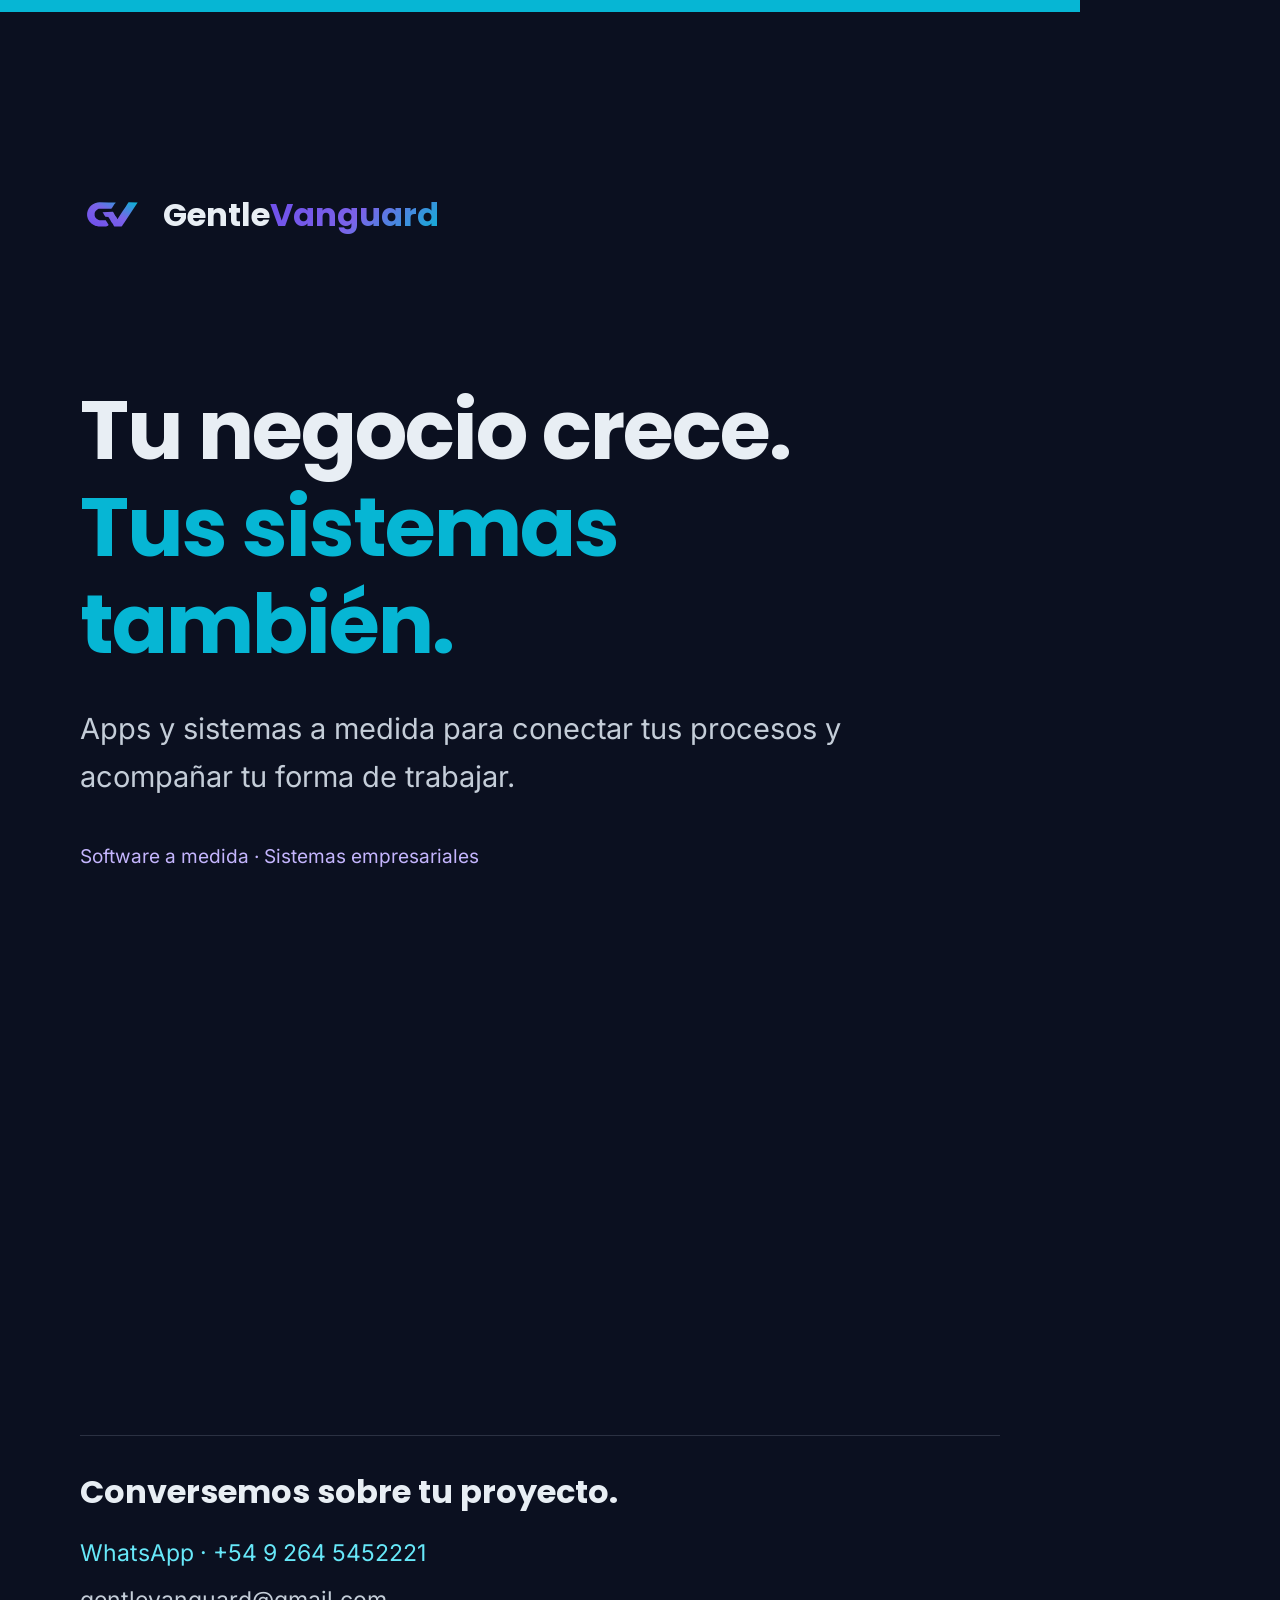
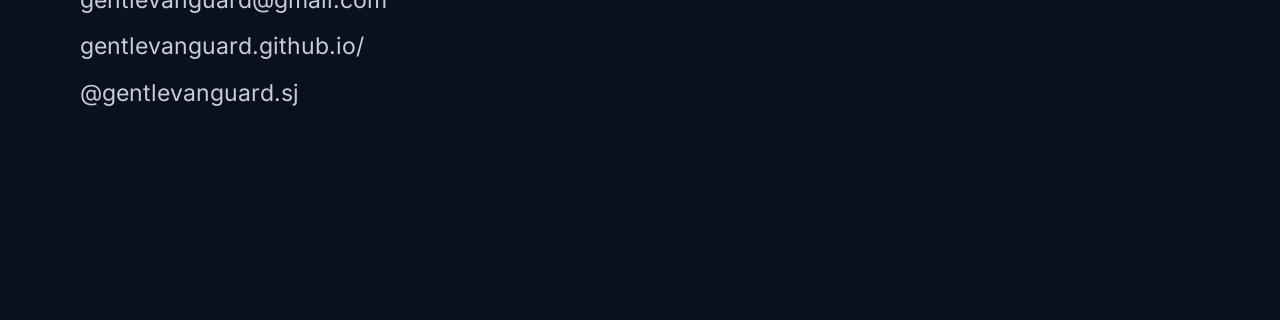
<file: social/software-story.html>
<!doctype html><html lang="es"><head><meta charset="utf-8"><meta name="viewport" content="width=1080"><title>GentleVanguard — software</title><link rel="stylesheet" href="../main.css"><link rel="stylesheet" href="../assets/gv-fonts.css"><style>
*{box-sizing:border-box}body{margin:0;width:1080px;height:1920px;background:var(--gv-bg);color:var(--gv-text);font-family:Inter,sans-serif}main{height:100%;padding:170px 80px 210px;display:flex;flex-direction:column;border-top:12px solid var(--gv-cyan)}.brand{display:flex;align-items:center;gap:0;font:700 32px Poppins,sans-serif}.brand img{width:65px;height:65px;margin-right:18px}.brand span{background:var(--gv-gradient);background-clip:text;-webkit-background-clip:text;color:transparent}h1{font:700 83px/1.17 Poppins,sans-serif;letter-spacing:-2px;margin:135px 0 32px}em{font-style:normal;color:var(--gv-cyan)}p{font-size:29px;line-height:1.65;margin:0;max-width:820px;color:var(--gv-text-secondary)}.detail{font-size:19px;color:var(--gv-purple-soft);margin-top:40px}.contact{margin-top:auto;border-top:1px solid var(--gv-border);padding-top:32px}.cta{font:700 32px Poppins,sans-serif;color:var(--gv-text);margin-bottom:20px}.links{display:flex;flex-direction:column;gap:12px;font-size:23px;line-height:1.5}.links a{color:var(--gv-text-secondary);text-decoration:none}.links a:first-child{color:var(--gv-cyan-soft)}
</style></head><body><main><div class="brand"><img src="../assets/icon.svg" alt="">Gentle<span>Vanguard</span></div><h1>Tu negocio crece.<br><em>Tus sistemas también.</em></h1><p>Apps y sistemas a medida para conectar tus procesos y acompañar tu forma de trabajar.</p><p class="detail">Software a medida · Sistemas empresariales</p><div class="contact"><p class="cta">Conversemos sobre tu proyecto.</p><div class="links"><a href="https://wa.me/5492645452221">WhatsApp · +54 9 264 5452221</a><a href="mailto:gentlevanguard@gmail.com">gentlevanguard@gmail.com</a><a href="https://gentlevanguard.github.io/">gentlevanguard.github.io/</a><a href="https://www.instagram.com/gentlevanguard.sj/">@gentlevanguard.sj</a></div></div></main></body></html>
</file>
<file: assets/gv-fonts.css>
/* Gentle-Vanguard — Fuentes canónicas self-host (O-1, DD-20261002-01)
 * Poppins (display 700) · Inter (body) · JetBrains Mono (código)
 * Licencia SIL OFL 1.1 — redistribución permitida; paquete nativo, cero CDN.
 * IMPORT: @gentle-vanguard/design-system/fonts.css
 */
/* impeccable-disable overused-font: Poppins/Inter/JetBrains Mono son la tipografía canon decretada (BRAND-KIT §2.3, DD-20260928-01) */
/* Inter 400 — OFL 1.1 (latin subset) */
@font-face {
  font-family: 'Inter';
  font-style: normal;
  font-weight: 400;
  font-display: swap;
  src: url('./fonts/Inter-400.woff2') format('woff2');
}
/* Inter 500 — OFL 1.1 (latin subset) */
@font-face {
  font-family: 'Inter';
  font-style: normal;
  font-weight: 500;
  font-display: swap;
  src: url('./fonts/Inter-500.woff2') format('woff2');
}
/* Inter 600 — OFL 1.1 (latin subset) */
@font-face {
  font-family: 'Inter';
  font-style: normal;
  font-weight: 600;
  font-display: swap;
  src: url('./fonts/Inter-600.woff2') format('woff2');
}
/* Inter 700 — OFL 1.1 (latin subset) */
@font-face {
  font-family: 'Inter';
  font-style: normal;
  font-weight: 700;
  font-display: swap;
  src: url('./fonts/Inter-700.woff2') format('woff2');
}
/* JetBrains Mono 400 — OFL 1.1 (latin subset) */
@font-face {
  font-family: 'JetBrains Mono';
  font-style: normal;
  font-weight: 400;
  font-display: swap;
  src: url('./fonts/JetBrainsMono-400.woff2') format('woff2');
}
/* JetBrains Mono 500 — OFL 1.1 (latin subset) */
@font-face {
  font-family: 'JetBrains Mono';
  font-style: normal;
  font-weight: 500;
  font-display: swap;
  src: url('./fonts/JetBrainsMono-500.woff2') format('woff2');
}
/* JetBrains Mono 600 — OFL 1.1 (latin subset) */
@font-face {
  font-family: 'JetBrains Mono';
  font-style: normal;
  font-weight: 600;
  font-display: swap;
  src: url('./fonts/JetBrainsMono-600.woff2') format('woff2');
}
/* Poppins 300 — OFL 1.1 (latin subset) */
@font-face {
  font-family: 'Poppins';
  font-style: normal;
  font-weight: 300;
  font-display: swap;
  src: url('./fonts/Poppins-300.woff2') format('woff2');
}
/* Poppins 400 — OFL 1.1 (latin subset) */
@font-face {
  font-family: 'Poppins';
  font-style: normal;
  font-weight: 400;
  font-display: swap;
  src: url('./fonts/Poppins-400.woff2') format('woff2');
}
/* Poppins 500 — OFL 1.1 (latin subset) */
@font-face {
  font-family: 'Poppins';
  font-style: normal;
  font-weight: 500;
  font-display: swap;
  src: url('./fonts/Poppins-500.woff2') format('woff2');
}
/* Poppins 600 — OFL 1.1 (latin subset) */
@font-face {
  font-family: 'Poppins';
  font-style: normal;
  font-weight: 600;
  font-display: swap;
  src: url('./fonts/Poppins-600.woff2') format('woff2');
}
/* Poppins 700 — OFL 1.1 (latin subset) */
@font-face {
  font-family: 'Poppins';
  font-style: normal;
  font-weight: 700;
  font-display: swap;
  src: url('./fonts/Poppins-700.woff2') format('woff2');
}
</file>
<file: shell.css>
/*
 * Gentle-Vanguard Design System v2 — shared application shell.
 *
 * Source of truth for topbars, navigation, atmospheric background, panels,
 * controls and footer primitives. Tokens come from the package in React
 * consumers; static apps receive the generated runtime snapshot.
 */

*,
*::before,
*::after {
  box-sizing: border-box;
}

.gv-app-shell {
  min-height: 100vh;
  background: var(--gv-bg, var(--gv-primary-bg, #0f1115));
  color: var(--gv-text, #e8eef4);
  font-family: var(--gv-font-body, Inter, system-ui, sans-serif);
}

.gv-app-shell a {
  color: inherit;
}

.gv-grid-bg {
  /* impeccable-disable codex-grid-background: official GV atmosphere for navigation shells. */
  position: fixed;
  inset: 0;
  z-index: -2;
  pointer-events: none;
  background-image:
    linear-gradient(
      color-mix(in srgb, var(--gv-purple, var(--gv-accent, #a78bfa)) 5%, transparent) 1px,
      transparent 1px
    ),
    linear-gradient(
      90deg,
      color-mix(in srgb, var(--gv-cyan, var(--gv-primary, #22d3ee)) 5%, transparent) 1px,
      transparent 1px
    );
  background-size: 48px 48px;
  mask-image: radial-gradient(ellipse 85% 80% at 50% 35%, black 35%, transparent 100%);
}

.gv-glow-a,
.gv-glow-b {
  position: fixed;
  z-index: -1;
  width: 42rem;
  height: 42rem;
  border-radius: 50%;
  pointer-events: none;
  filter: blur(48px);
}

.gv-glow-a {
  top: -20rem;
  right: -14rem;
  background: radial-gradient(
    circle,
    color-mix(in srgb, var(--gv-purple, #a78bfa) 18%, transparent),
    transparent 68%
  );
}

.gv-glow-b {
  bottom: -20rem;
  left: -14rem;
  background: radial-gradient(
    circle,
    color-mix(in srgb, var(--gv-cyan, var(--gv-primary, #22d3ee)) 15%, transparent),
    transparent 68%
  );
}

.gv-topbar {
  position: sticky;
  top: 0;
  z-index: var(--gv-z-sticky, 50);
  background: color-mix(in srgb, var(--gv-bg, #0f1115) 88%, transparent);
  border-bottom: 1px solid var(--gv-glass-border, var(--gv-border, rgba(167, 139, 250, 0.24)));
  backdrop-filter: blur(14px) saturate(140%);
  /* NOTA: solo propiedad estándar. lightningcss (vite 8) mergea la dupla
     estándar+-webkit- y emite SOLO el prefijo, que Chromium moderno rechaza
     (computed=none). Declarar solo la estándar sobrevive a todos los builds. */
}

.gv-topbar-inner,
.gv-topbar .header-inner {
  display: flex;
  align-items: center;
  gap: 16px;
  width: min(100% - 40px, var(--gv-content-max-width, 1180px));
  min-height: 62px;
  margin: 0 auto;
  padding: 10px 0;
}

.gv-brand {
  display: inline-flex;
  align-items: center;
  gap: 10px;
  flex: 0 0 auto;
  color: var(--gv-text, #e8eef4);
  font: 700 17px/1 var(--gv-font-display, 'Poppins', sans-serif);
  text-decoration: none;
  white-space: nowrap;
}

.gv-brand-logo {
  display: block;
  width: 32px;
  height: 32px;
  object-fit: contain;
}
/* impeccable-disable gradient-text: official Gentle-Vanguard wordmark treatment. */
.gv-brand-wordmark,
.gv-wordmark {
  display: inline-flex;
  align-items: baseline;
  color: var(--gv-text, #e8eef4);
  font: 700 17px/1 var(--gv-font-display, 'Poppins', sans-serif);
  letter-spacing: 0;
  white-space: nowrap;
}
/* Wordmark homologado (NORM-APP-001, fix 2026-09-15):
   "Gentle" SIEMPRE blanco/neutral; SOLO "Vanguard" lleva el gradiente.
   Regla con especificidad alta para vencer overrides de apps (archify/archify-v2
   pintaban el span completo con gradiente). */
.gv-brand-wordmark,
.gv-shell .gv-brand-wordmark,
.gv-brand-wordmark a,
.gv-shell .gv-brand-wordmark a {
  color: var(--gv-text, #e9eef4) !important;
  background: none !important;
  -webkit-background-clip: initial;
  background-clip: initial;
  -webkit-text-fill-color: initial;
  color: var(--gv-text, #eef2f7) !important;
}
.gv-brand-wordmark span,
.gv-shell .gv-brand-wordmark span,
.gv-brand-wordmark a span,
.gv-shell .gv-brand-wordmark a span {
  background: var(--gv-gradient, linear-gradient(135deg, #6E4DEB 0%, #7B63E8 52%, #06B6D4 100%)) !important;
  -webkit-background-clip: text !important;
  background-clip: text !important;
  color: transparent !important;
  -webkit-text-fill-color: transparent;
}
/* Botón de idioma: fuente homologada (13px) para que el icono no sobresalga
   ni se vea distinto entre apps (fix 2026-09-15). */
.gv-lang-dropdown-toggle,
.gv-shell .gv-lang-dropdown .gv-icon-btn,
.gv-shell .gv-lang-dropdown-toggle,
.gv-lang-dropdown .gv-icon-btn {
  font-size: 13px !important;
  line-height: 1 !important;
  padding: 0 !important;
}
.gv-shell-context {
  display: flex;
  flex-direction: column;
  gap: 2px;
  min-width: 0;
  padding-left: 10px;
  border-left: 1px solid color-mix(in srgb, var(--gv-purple, #a78bfa) 28%, transparent);
}
.gv-shell-context small {
  color: var(--gv-muted, #8b95a8);
  font: 600 10px/1 var(--gv-font-body, Inter, sans-serif);
  letter-spacing: 0.08em;
  text-transform: uppercase;
}
.gv-shell-context strong {
  overflow: hidden;
  color: var(--gv-text, #e8eef4);
  font-size: 13px;
  text-overflow: ellipsis;
  white-space: nowrap;
}

.gv-view-tabs {
  display: flex;
  align-items: center;
  gap: 4px;
  margin-left: auto;
}
.gv-view-tabs a,
.gv-view-tabs button {
  display: inline-flex;
  align-items: center;
  min-height: 36px;
  padding: 7px 11px;
  border: 1px solid transparent;
  border-radius: var(--gv-radius-md, 8px);
  color: var(--gv-muted, #8b95a8);
  background: transparent;
  font: 600 13px/1 var(--gv-font-body, Inter, sans-serif);
  text-decoration: none;
  cursor: pointer;
  transition:
    color var(--gv-duration-fast, 180ms) var(--gv-ease-out, ease-out),
    background var(--gv-duration-fast, 180ms) var(--gv-ease-out, ease-out),
    border-color var(--gv-duration-fast, 180ms) var(--gv-ease-out, ease-out);
}
.gv-view-tabs a:hover,
.gv-view-tabs a:focus-visible,
.gv-view-tabs button:hover,
.gv-view-tabs button:focus-visible,
.gv-view-tabs .active,
.gv-view-tabs [aria-current='page'] {
  color: var(--gv-text, #e8eef4);
  border-color: color-mix(in srgb, var(--gv-purple, #a78bfa) 45%, transparent);
  background: color-mix(in srgb, var(--gv-purple, #a78bfa) 14%, transparent);
}

.gv-shell-menu {
  display: none;
  width: 38px;
  height: 38px;
  margin-left: auto;
  border: 1px solid color-mix(in srgb, var(--gv-purple, #a78bfa) 35%, transparent);
  border-radius: var(--gv-radius-md, 8px);
  color: var(--gv-text, #e8eef4);
  background: transparent;
  cursor: pointer;
}
.gv-shell-menu span,
.gv-shell-menu span::before,
.gv-shell-menu span::after {
  display: block;
  width: 18px;
  height: 2px;
  margin: 0 auto;
  border-radius: 2px;
  background: currentColor;
  content: '';
}
.gv-shell-menu span::before {
  transform: translateY(-6px);
}
.gv-shell-menu span::after {
  transform: translateY(4px);
}

.gv-panel {
  border: 1px solid var(--gv-glass-border, var(--gv-border, rgba(167, 139, 250, 0.24)));
  border-radius: var(--gv-radius-lg, 12px);
  background: var(--gv-glass, rgba(26, 31, 42, 0.72));
  backdrop-filter: blur(10px);
}
.gv-btn {
  display: inline-flex;
  align-items: center;
  justify-content: center;
  gap: 8px;
  min-height: 40px;
  padding: 9px 16px;
  border: 1px solid transparent;
  border-radius: var(--gv-radius-pill, 999px);
  color: var(--gv-text, #e8eef4);
  background: transparent;
  font: 700 13px/1 var(--gv-font-body, Inter, sans-serif);
  cursor: pointer;
  text-decoration: none;
  transition:
    transform var(--gv-duration-fast, 180ms) var(--gv-ease-out, ease-out),
    box-shadow var(--gv-duration-fast, 180ms) var(--gv-ease-out, ease-out);
}
/* Un botón es un botón, no un link: el texto jamás se subraya, ni en hover
 * (a.gv-btn supera la especificidad de un `a:hover` global de la app). */
.gv-btn:hover:not(:disabled) {
  transform: translateY(-1px);
  box-shadow: var(--gv-elev-md, 0 8px 24px rgba(0, 0, 0, 0.24));
}
a.gv-btn:hover,
a.gv-btn:focus-visible {
  text-decoration: none;
}
.gv-btn-primary {
  color: #0f1115;
  background: var(--gv-gradient, linear-gradient(135deg, #a78bfa, #22d3ee));
}
.gv-btn-ghost {
  border-color: color-mix(in srgb, var(--gv-cyan, var(--gv-primary, #22d3ee)) 42%, transparent);
}
.gv-btn-danger {
  color: #0f1115;
  background: var(--gv-red, #ee6d75);
}
.gv-btn-success {
  color: #0f1115;
  background: var(--gv-green, #4ade80);
}
.gv-btn-accent {
  color: #0f1115;
  background: var(--gv-purple, #8B5CF6);
}

/* Long-page navigation, native default. DD-20261017-03.
 *
 * ESTÁNDAR DEL STACK (DD-20261030-01): el botón de volver arriba vive
 * SIEMPRE en la esquina inferior derecha. Cualquier botón flotante (FAB de
 * chat, ayuda, accesos) se apila ARRIBA de él — nunca encima ni debajo.
 * Offset de apilado: altura del botón (44px) + 12px.
 */
.gv-back-to-top {
  position: fixed;
  right: max(var(--gv-space-6, 24px), env(safe-area-inset-right));
  bottom: max(var(--gv-space-6, 24px), env(safe-area-inset-bottom));
  z-index: var(--gv-z-overlay, 50);
  display: grid;
  place-items: center;
  width: 44px;
  height: 44px;
  border: 1px solid var(--gv-glass-border);
  border-radius: 50%;
  background: var(--gv-glass);
  color: var(--gv-text);
  cursor: pointer;
  text-decoration: none;
  backdrop-filter: blur(10px);
  transition: background var(--gv-duration-fast), transform var(--gv-duration-fast);
}
.gv-back-to-top[hidden] { display: none; }
.gv-back-to-top:hover { background: var(--gv-surface-raised); }
.gv-back-to-top:focus-visible { outline: 3px solid var(--gv-cyan); outline-offset: 3px; }

/* Botón flotante apilado ARRIBA del de volver arriba (mismo estándar). */
.gv-fab-stack {
  bottom: calc(max(var(--gv-space-6, 24px), env(safe-area-inset-bottom)) + 44px + 12px);
}
@media (max-width: 639px) {
  .gv-back-to-top {
    right: max(var(--gv-space-4, 16px), env(safe-area-inset-right));
    bottom: max(var(--gv-space-4, 16px), env(safe-area-inset-bottom));
  }
}
.gv-btn:focus-visible,
.gv-view-tabs a:focus-visible,
.gv-view-tabs button:focus-visible,
.gv-shell-menu:focus-visible {
  outline: 3px solid var(--gv-cyan-soft, var(--gv-primary-light, #67e8f9));
  outline-offset: 2px;
}

.gv-footer {
  display: flex;
  justify-content: center;
  gap: 10px;
  flex-wrap: wrap;
  margin-top: 48px;
  padding: 18px 20px;
  border-top: 1px solid var(--gv-glass-border, var(--gv-border, rgba(167, 139, 250, 0.24)));
  color: var(--gv-muted, #8b95a8);
  font: 12px/1.5 var(--gv-font-body, Inter, sans-serif);
}
.gv-footer a {
  color: var(--gv-text-secondary, var(--gv-text, #e8eef4));
  text-decoration: none;
}
.gv-footer a:not(.gv-brand) {
  display: inline-flex;
  align-items: center;
  min-height: 44px;
}
.gv-footer a:hover,
.gv-footer a:focus-visible {
  text-decoration: underline;
  text-underline-offset: 3px;
}

@media (max-width: 1023px) {
  .gv-topbar-inner {
    flex-wrap: wrap;
  }
  .gv-shell-menu {
    display: block;
  }
  .gv-view-tabs.gv-collapsible {
    display: none;
    order: 3;
    width: 100%;
    margin-left: 0;
    flex-direction: column;
    align-items: stretch;
  }
  .gv-view-tabs.gv-collapsible.is-open {
    display: flex;
  }
}
@media (max-width: 639px) {
  .gv-topbar-inner,
  .gv-topbar .header-inner {
    width: min(100% - 24px, var(--gv-content-max-width, 1180px));
    gap: 10px;
    flex-wrap: wrap;
  }
  .gv-brand { min-width: 0; }
  .gv-view-tabs { max-width: 100%; overflow-x: auto; }
  .gv-shell-context strong {
    max-width: 30vw;
  }
  .gv-brand-wordmark {
    display: none;
  }
}
@media (prefers-reduced-motion: reduce) {
  .gv-view-tabs a,
  .gv-view-tabs button,
  .gv-btn {
    transition: none;
  }
}

/* ════════════════════════════════════════════════════════════════════
   Light theme (homologado 2026-09-15) — shared key gv-cc-theme
   ════════════════════════════════════════════════════════════════════ */

:root[data-theme='light'] {
  color-scheme: light;
  --gv-bg: #f5f7fb;
  --gv-surface: #ffffff;
  --gv-surface-icon: #f1f5f9;
  --gv-text: #0f172a;
  --gv-muted: #475569;
  --gv-border: #cbd5e1;
  --gv-glass: rgba(255, 255, 255, 0.7);
  --gv-glass-border: rgba(15, 23, 42, 0.1);
  /* Brand accents belong to tokens.css. Do not silently recolor the brand
     when switching theme; use semantic deep variants on individual controls
     when contrast requires them. DD-20261017-01. */
}

/* ════════════════════════════════════════════════════════════════════
   Shell controls: icon button, language dropdown, theme toggle
   ════════════════════════════════════════════════════════════════════ */

.gv-icon-btn {
  display: inline-flex;
  align-items: center;
  justify-content: center;
  width: 36px;
  height: 36px;
  padding: 8px;
  border: 1px solid color-mix(in srgb, var(--gv-purple, #a78bfa) 35%, transparent);
  border-radius: 9px;
  color: var(--gv-muted, #8b95a8);
  background: transparent;
  cursor: pointer;
  transition: background 180ms ease-out, color 180ms ease-out, border-color 180ms ease-out;
}
.gv-icon-btn:hover:not(:disabled) {
  color: var(--gv-text, #e8eef4);
  background: color-mix(in srgb, var(--gv-purple, #a78bfa) 14%, transparent);
}
.gv-icon-btn:focus-visible {
  outline: 3px solid color-mix(in srgb, var(--gv-cyan, #22d3ee) 60%, transparent);
  outline-offset: 2px;
}

.gv-lang-dropdown {
  position: relative;
}
.gv-lang-dropdown-menu {
  position: absolute;
  top: calc(100% + 8px);
  right: 0;
  z-index: 60;
  min-width: 168px;
  padding: 4px;
  border: 1px solid var(--gv-glass-border, rgba(167, 139, 250, 0.24));
  border-radius: 10px;
  background: var(--gv-surface, #1a1f2a);
  box-shadow: 0 12px 30px rgba(0, 0, 0, 0.45);
}
.gv-lang-dropdown-menu button {
  display: flex;
  align-items: center;
  width: 100%;
  gap: 8px;
  padding: 9px 10px;
  border: 0;
  border-radius: 7px;
  color: var(--gv-text, #e8eef4);
  background: transparent;
  font: 600 13px/1 var(--gv-font-body, Inter, sans-serif);
  text-align: left;
  cursor: pointer;
}
.gv-lang-dropdown-menu button:hover,
.gv-lang-dropdown-menu button[aria-current='true'] {
  background: color-mix(in srgb, var(--gv-cyan, #22d3ee) 12%, transparent);
}
.gv-lang-dropdown-menu button .gv-lang-check {
  margin-left: auto;
  color: var(--gv-cyan, #22d3ee);
}

.gv-theme-toggle {
  flex-shrink: 0;
}

.gv-shell-controls {
  display: flex;
  align-items: center;
  gap: 8px;
  margin-left: 8px;
  flex: 0 0 auto;
}

.gv-shell-actions {
  display: flex;
  align-items: center;
  gap: 8px;
  margin-left: auto;
  flex: 0 0 auto;
}

/* ── Transición de vista (canon v2.1.0) ──────────────────────────────────────
   Aplicar .gv-view-fade al contenedor de la vista entrante; re-trigger con
   remove → reflow → add al cambiar de vista. Respeta prefers-reduced-motion
   vía el guard global del shell. */
.gv-view-fade {
  animation: gv-view-fade 0.28s ease both;
}
@keyframes gv-view-fade {
  from { opacity: 0; transform: translateY(10px); }
  to { opacity: 1; transform: none; }
}
/* Contextual reading: native dialog owns focus, Escape and background inertness.
   Opt in only after an explicit action; keep anchored content as no-JS fallback. */
.gv-dialog {
  color: var(--gv-text);
  background: var(--gv-surface-raised);
  border: 1px solid var(--gv-border);
  border-radius: var(--gv-radius-lg);
  width: min(640px, calc(100vw - 32px));
  max-height: calc(100dvh - 48px);
  overflow: auto;
  overscroll-behavior: contain;
  padding: clamp(20px, 4vw, 32px);
}
.gv-dialog::backdrop { background: color-mix(in srgb, var(--gv-bg-deep) 80%, transparent); }
.gv-dialog-heading { display: flex; align-items: flex-start; justify-content: space-between; gap: 24px; margin-bottom: 24px; }
.gv-dialog-heading h2 { font: 700 clamp(22px, 4vw, 28px)/1.3 var(--gv-font-display); margin: 0; }
.gv-dialog-heading button { min-height: 44px; flex-shrink: 0; }
.gv-dialog p { font: 400 16px/1.8 var(--gv-font-body); margin: 0; max-width: 65ch; }
html.gv-modal-open { overflow: hidden; }
</file>
<file: main.css>
/*
 * Gentle-Vanguard Design System v2.1.0 — Tokens (CSS)
 * GENERATED from src/tokens/tokens.json by src/cli/build-tokens.ts — do not edit by hand.
 * Regenerate: npx tsx packages/gv-design-system/src/cli/build-tokens.ts
 *
 * v2 Premium canon (official since 2026-09-02):
 *   - Canon:    docs/brand/TOKENS-v2.json (v2.1.0)
 *   - Decision: docs/brand/BRAND-DECISION-2026-09-01.md
 *
 * Consolidated from 4 divergent legacy sets (see ADR-0026):
 *   - assets/gv-design-system.css (legacy canonical)
 *   - docs/brand/BRAND-GUIDELINES.md + config/brand.json
 *   - docs/brand/UI-STANDARD-ECOSYSTEM.md v1.0.0
 *   - apps/gv-analytics/src/styles.css (custom)
 *
 * Source of truth: src/tokens/tokens.json
 */

:root {
  color-scheme: dark;

  /* --gv-cyan / --gv-purple = SUPERFICIE de acento (bordes, tintes, glows).
     --gv-accent-text = la misma familia, legible como TEXTO (>= 4.5:1).
     --gv-accent-alt-text = acento alternativo (violeta) legible como TEXTO.
     --gv-accent-ink = texto EN una superficie de acento. */

  /* === PRIMARY === */
  --gv-purple: #8B5CF6;
  --gv-purple-deep: #7c3aed;
  --gv-purple-soft: #c4b5fd;
  --gv-cyan: #06B6D4;
  --gv-cyan-deep: #0891b2;
  --gv-cyan-soft: #67e8f9;
  --gv-accent-text: #06B6D4;
  --gv-accent-ink: #052f36;
  --gv-accent-alt-text: #c4b5fd;
  --gv-gold: #fbbf24;

  /* === SURFACE === */
  --gv-bg: #0B1020;
  --gv-bg-elevated: #151921;
  --gv-bg-deep: #090c11;
  --gv-surface: #1a1f2a;
  --gv-surface-raised: #252b38;
  --gv-surface-overlay: rgba(26, 31, 42, 0.72);
  --gv-glass: rgba(26, 31, 42, 0.72);
  --gv-glass-border: rgba(167, 139, 250, 0.24);

  /* === TEXT === */
  --gv-text: #e8eef4;
  --gv-text-secondary: #c4cdd8;
  --gv-muted: #8b95a8;
  --gv-text-disabled: #5a6370;
  --gv-text-inverse: #090c11;

  /* === FEEDBACK === */
  --gv-amber: #f4bb4f;
  --gv-red: #ee6d75;
  --gv-green: #4ade80;
  --gv-info: #22d3ee;

  /* === BORDER === */
  --gv-border: rgba(139, 149, 168, 0.25);
  --gv-border-accent: rgba(167, 139, 250, 0.24);
  --gv-border-accent-strong: rgba(34, 211, 238, 0.5);

  /* === GLOW === */
  --gv-glow-purple: rgba(167, 139, 250, 0.16);
  --gv-glow-cyan: rgba(34, 211, 238, 0.13);

  /* === GRADIENT === */
  --gv-gradient: linear-gradient(135deg, #6E4DEB 0%, #7B63E8 52%, #06B6D4 100%);
  --gv-gradient-subtle: linear-gradient(135deg, rgba(167,139,250,0.18), rgba(34,211,238,0.18));
  --gv-gradient-text: linear-gradient(135deg, #6E4DEB 0%, #7B63E8 52%, #06B6D4 100%);

  /* === TYPOGRAPHY === */
  --gv-font-display: 'Poppins', 'Inter', system-ui, sans-serif;
  --gv-font-body: 'Inter', 'Inter Variable', system-ui, -apple-system, sans-serif;
  --gv-font-mono: 'JetBrains Mono NL', 'JetBrains Mono', 'Cascadia Code', Consolas, monospace;
  --gv-font-mono-accent: 'Space Mono', monospace;

  /* === SPACING === */
  --gv-space-1: 0.25rem;
  --gv-space-2: 0.5rem;
  --gv-space-3: 0.75rem;
  --gv-space-4: 1rem;
  --gv-space-5: 1.25rem;
  --gv-space-6: 1.5rem;
  --gv-space-8: 2rem;
  --gv-space-10: 2.5rem;
  --gv-space-12: 3rem;
  --gv-space-16: 4rem;
  --gv-space-20: 5rem;
  --gv-space-24: 6rem;

  /* === RADIUS === */
  --gv-radius-sm: 6px;
  --gv-radius-md: 10px;
  --gv-radius-lg: 14px;
  --gv-radius-xl: 20px;
  --gv-radius-2xl: 28px;
  --gv-radius-pill: 999px;

  /* === ELEVATION === */
  --gv-elev-sm: 0 1px 2px rgba(0, 0, 0, 0.4);
  --gv-elev-md: 0 4px 12px rgba(0, 0, 0, 0.5);
  --gv-elev-lg: 0 8px 24px rgba(0, 0, 0, 0.5);
  --gv-elev-xl: 0 20px 60px rgba(0, 0, 0, 0.6);
  --gv-elev-glow: 0 0 0 1px rgba(34, 211, 238, 0.15) inset, 0 8px 32px rgba(34, 211, 238, 0.35);

  /* === MOTION === */
  --gv-duration-instant: 100ms;
  --gv-duration-fast: 180ms;
  --gv-duration-base: 280ms;
  --gv-duration-slow: 400ms;
  --gv-duration-epic: 800ms;
  --gv-ease-out: cubic-bezier(0, 0, 0.2, 1);
  --gv-ease-in-out: cubic-bezier(0.4, 0, 0.2, 1);
  --gv-ease-smooth: cubic-bezier(0.16, 1, 0.3, 1);
  --gv-ease-out-expo: cubic-bezier(0.19, 1, 0.22, 1);
  /* Note: bounce/elastic easing is BANNED (per impeccable + DESIGN.md §7.2). Never define it. */

  /* === BREAKPOINTS (used in @media) === */
  --gv-breakpoint-sm: 640px;
  --gv-breakpoint-md: 768px;
  --gv-breakpoint-lg: 1024px;
  --gv-breakpoint-xl: 1280px;
  --gv-breakpoint-2xl: 1536px;

  /* === Z-INDEX === */
  --gv-z-base: 0;
  --gv-z-raised: 10;
  --gv-z-sticky: 50;
  --gv-z-overlay: 100;
  --gv-z-modal: 200;
  --gv-z-toast: 300;
  --gv-z-max: 9999;

  /* === LAYOUT === */
  --gv-header-height: 62px;
  --gv-content-max-width: 1180px;
}

/* === LIGHT THEME OVERRIDES (preserved from v1, opt-in) === */
:root[data-theme='light'] {
  color-scheme: light;
  --gv-bg: #f5f7fb;
  --gv-bg-elevated: #e5e7eb;
  --gv-bg-deep: #e5e7eb;
  --gv-surface: #ffffff;
  --gv-surface-raised: #f9fafb;
  --gv-surface-overlay: rgba(255, 255, 255, 0.7);
  --gv-glass: rgba(255, 255, 255, 0.7);
  --gv-glass-border: rgba(15, 23, 42, 0.1);
  --gv-text: #0f172a;
  --gv-text-secondary: #334155;
  --gv-muted: #475569;
  --gv-text-disabled: #94a3b8;
  --gv-text-inverse: #ffffff;
  /* Superficie de acento != acento como TEXTO.
     --gv-cyan (#06B6D4) es la superficie (bordes, tintes, glows).
     --gv-accent-text es la variante legible como texto sobre fondos claros
     (>= 4.5:1 en bg, surface, surface-raised y bg-elevated). */
  --gv-accent-text: #155e75;
  --gv-accent-ink: #052f36;
  --gv-accent-alt-text: #6d28d9;
  --gv-border: rgba(15, 23, 42, 0.1);
  --gv-border-accent: rgba(167, 139, 250, 0.25);
  --gv-elev-md: 0 4px 12px rgba(15, 23, 42, 0.08);
  --gv-elev-lg: 0 8px 24px rgba(15, 23, 42, 0.12);
  --gv-elev-xl: 0 20px 60px rgba(15, 23, 42, 0.18);
}

/* === REDUCED MOTION === */
@media (prefers-reduced-motion: reduce) {
  :root {
    --gv-duration-base: 0ms;
    --gv-duration-fast: 0ms;
    --gv-duration-slow: 0ms;
  }
  *, *::before, *::after {
    animation-duration: 0.01ms !important;
    animation-iteration-count: 1 !important;
    transition-duration: 0.01ms !important;
  }
}
</file>
<file: site.css>
/* Corporate composition. Canonical --gv-* values belong to main.css, never here. */
html{scroll-behavior:smooth;scroll-padding-top:96px}body{margin:0;line-height:1.7;font-family:var(--gv-font-body);overflow-wrap:break-word}button,input,select,textarea{font:inherit}button,a,input,select,textarea{-webkit-tap-highlight-color:transparent}a{text-underline-offset:5px}button,a,summary,input,select,textarea{touch-action:manipulation}a:focus-visible,button:focus-visible,summary:focus-visible,input:focus-visible,select:focus-visible,textarea:focus-visible{outline:3px solid var(--gv-cyan);outline-offset:5px}.wrap{width:min(1200px,calc(100% - 64px));margin-inline:auto}body:before{content:'';position:fixed;top:0;left:0;right:0;height:2px;background:var(--gv-gradient);transform:scaleX(var(--page-progress,0));transform-origin:left;z-index:70;pointer-events:none}.skip{position:fixed;left:16px;top:-100px;z-index:80;padding:12px;background:var(--gv-text);color:var(--gv-bg)!important}.skip:focus{top:8px}
.gv-topbar{position:sticky;top:0;z-index:50;background:var(--gv-glass);border-bottom:1px solid var(--gv-border);backdrop-filter:blur(14px)}.gv-topbar-inner{width:min(1320px,calc(100% - 48px));min-height:64px;padding:8px 0;gap:24px;flex-wrap:nowrap}.gv-brand{gap:10px}.gv-brand-logo{width:32px;height:32px;flex-shrink:0}.gv-brand-wordmark{font-size:17px;gap:0}#navigation{display:flex;gap:24px;align-items:center;margin-left:auto}#navigation a{font-size:12.5px;text-decoration:none;color:var(--gv-text-secondary);position:relative;padding-block:8px}#navigation a:after{content:'';position:absolute;bottom:0;left:0;right:0;height:1px;background:var(--gv-cyan);transform:scaleX(0);transform-origin:left;transition:transform var(--gv-duration-base) var(--gv-ease-out-expo)}#navigation a:hover:after,#navigation a[aria-current]:after{transform:scaleX(1)}.controls{display:flex;gap:8px;align-items:center;flex-shrink:0}.controls select,.controls button{color:var(--gv-text);background:transparent;border:1px solid var(--gv-border);border-radius:var(--gv-radius-sm);min-height:40px}.controls select{padding:6px}.controls select option{background:var(--gv-bg)}.controls button{width:40px;display:grid;place-items:center;cursor:pointer}#menu{display:none}.button{display:inline-flex;justify-content:center;align-items:center;gap:24px;padding:16px 24px;border:0;border-radius:var(--gv-radius-sm);background:var(--gv-cyan);color:var(--gv-bg-deep)!important;font-weight:600;font-size:14px;text-decoration:none;cursor:pointer;line-height:1.5;transition:background var(--gv-duration-fast),box-shadow var(--gv-duration-fast)}.button:hover{background:var(--gv-cyan-soft);box-shadow:var(--gv-elev-glow)}.button.small{font-size:12px;padding:11px 16px}.text-link{display:inline-block;padding:0 0 3px;border:0;border-bottom:1px solid currentColor;background:none;color:var(--gv-text);font-size:14px;font-weight:500;text-decoration:none;cursor:pointer;transition:color var(--gv-duration-fast)}.text-link:hover{color:var(--gv-cyan)}.actions{display:flex;gap:24px;align-items:center;flex-wrap:wrap}h1,h2,h3{font-family:var(--gv-font-display);font-weight:700;letter-spacing:-.025em;margin:0;line-height:1.2}h1{font-size:52px;line-height:1.05}h2{font-size:40px;line-height:1.1}h3{font-size:22px;line-height:1.25}p{margin:24px 0;color:var(--gv-text-secondary)}.lead{font-size:17px;line-height:1.7}.accent{color:var(--gv-cyan)}
.hero{position:relative;isolation:isolate;overflow:hidden;min-height:600px;display:flex;flex-direction:column;justify-content:center;background:var(--gv-bg)}.hero-art,.hero-shade{position:absolute;inset:0;z-index:-2;pointer-events:none}.hero-art img{height:100%;width:100%;object-fit:cover;object-position:60% center;animation:nexus-breathe 18s ease-in-out infinite alternate;transform-origin:80% 50%;opacity:.95}.hero-shade{z-index:-1;background:linear-gradient(90deg,var(--gv-bg) 0%,color-mix(in srgb,var(--gv-bg) 92%,transparent) 25%,color-mix(in srgb,var(--gv-bg) 55%,transparent) 46%,transparent 70%),linear-gradient(0deg,var(--gv-bg),transparent 20%)}.hero-layout{padding-block:76px 60px;position:relative}.hero-copy{max-width:610px}.hero-copy h1{max-width:610px;animation:opening-type var(--gv-duration-epic) var(--gv-ease-out-expo) both}.hero .lead{max-width:510px;margin:32px 0 36px;text-wrap:pretty}.hero .actions{max-width:580px}.hero .text-link{font-size:13px}.hero-note{font-size:12.5px;color:var(--gv-text-secondary);margin-top:40px}.hero-signature{width:330px;position:absolute;right:0;bottom:40px;opacity:.75;pointer-events:none}.hero-signature svg{width:100%;overflow:visible}.hero-signature path{stroke:var(--gv-cyan);stroke-width:.6}.hero-signature path+path{stroke:var(--gv-purple)}.hero-signature circle{fill:var(--gv-cyan-soft);filter:drop-shadow(0 0 6px var(--gv-cyan))}.hero-bottom{display:flex;justify-content:space-between;align-items:center;position:relative;margin-top:auto;padding-block:20px;border-top:1px solid var(--gv-border)}.scroll-cue{font-size:12px;display:flex;gap:16px;align-items:center;text-decoration:none}.scroll-line{width:32px;height:1px;background:var(--gv-cyan)}.motion-toggle{border:1px solid var(--gv-border);border-radius:var(--gv-radius-pill);background:var(--gv-glass);color:var(--gv-text-secondary);font-size:11px;padding:8px 12px;cursor:pointer}.statement{border-bottom:1px solid var(--gv-border);background:var(--gv-bg-deep)}.statement>.wrap{display:flex;justify-content:space-between;gap:24px;padding-block:24px;align-items:center}.statement p{margin:0;font-size:14px}.statement a{font-size:12px;white-space:nowrap}.section{padding-block:64px}.section-heading{display:grid;grid-template-columns:1.2fr 1fr;gap:48px;align-items:start;margin-bottom:32px}.section-heading p{max-width:430px;margin:0}.service-tabs{display:flex;gap:32px;border-bottom:1px solid var(--gv-border);margin-bottom:0}.service-tab{font:600 15px/1.5 var(--gv-font-body);background:none;border:0;border-bottom:2px solid transparent;color:var(--gv-text-secondary);padding:20px 0;cursor:pointer;position:relative}.service-tab[aria-selected=true]{color:var(--gv-text);border-bottom-color:var(--gv-cyan)}.service-tab:before{content:'';position:absolute;top:19px;left:0;right:0;bottom:18px;z-index:-1;background:var(--gv-gradient-subtle);opacity:0;transition:opacity var(--gv-duration-base)}.service-tab:hover{color:var(--gv-cyan)}.service-panels{position:relative}.service-row{display:grid;grid-template-columns:1.05fr 1fr;gap:48px;padding-block:32px;min-height:380px;align-items:center}.service-row[hidden]{display:none}.service-row>div:first-child{padding-right:24px}.service-row h3{font-size:28px;max-width:460px}.service-row p{font-size:15.5px;max-width:520px}.service-row ul{padding-left:20px;color:var(--gv-text-secondary);font-size:14px;margin:0 0 32px}.service-row li{padding-block:4px}.service-aside{position:relative;border-radius:var(--gv-radius-lg);padding:24px 32px 32px;background:radial-gradient(ellipse at 50% 30%,var(--gv-glow-purple),transparent 70%),var(--gv-bg-deep);overflow:hidden;border:1px solid var(--gv-border)}.service-aside span{display:block;font-size:12.5px;color:var(--gv-text-secondary)}.service-aside p{font:700 22px/1.3 var(--gv-font-display);color:var(--gv-text);margin:12px 0 0;max-width:340px}.service-diagram{display:block;width:100%;max-height:215px;margin-bottom:24px;stroke:var(--gv-purple);stroke-width:1.25;fill:none}.service-diagram path{stroke:var(--gv-cyan)}.service-diagram .path-flow{stroke-dasharray:8 5;animation:connection-travel 5s linear infinite}.support-line{padding-top:32px;border-top:1px solid var(--gv-border);display:grid;grid-template-columns:1.2fr 1fr;gap:80px}.support-line h3{font-size:22px}.support-line p{font-size:14px;margin:0}.connections{position:relative;overflow:hidden;background:var(--gv-surface)}.connections:before{content:'';position:absolute;inset:0;pointer-events:none;background:radial-gradient(ellipse at 80% 50%,var(--gv-glow-purple),transparent 60%)}.connections-layout{position:relative;display:grid;grid-template-columns:1fr 1fr;gap:96px;align-items:center}.connections .lead{max-width:470px}.operation{margin:0;padding:32px;border-radius:var(--gv-radius-lg);background:var(--gv-bg);border:1px solid var(--gv-border);position:relative}.operation figcaption{font-size:15px;font-weight:600;margin-bottom:24px}.flow-inputs{display:grid;grid-template-columns:repeat(3,1fr);gap:12px}.flow-inputs span{font-size:11px;padding:12px 8px;text-align:center;border:1px solid var(--gv-border);border-radius:var(--gv-radius-sm)}.flow-lines{height:32px;display:flex;justify-content:space-between;margin-inline:16%;border-bottom:1px solid var(--gv-purple);position:relative}.flow-lines i{height:32px;border-left:1px solid var(--gv-purple);position:relative}.flow-lines i:after{content:'';position:absolute;top:0;left:-2px;width:3px;height:6px;background:var(--gv-cyan);animation:signal-down 2.8s linear infinite}.flow-lines i:nth-child(2):after{animation-delay:.8s}.flow-lines i:nth-child(3):after{animation-delay:1.6s}.flow-core{display:flex;align-items:center;justify-content:center;gap:16px;padding:24px 0;border-bottom:1px solid var(--gv-border)}.flow-core strong{font:700 17px/1.4 var(--gv-font-display)}.flow-output{display:grid;gap:8px;margin-top:24px}.flow-output span{font-size:12.5px;display:flex;gap:12px;align-items:center}.flow-output span:before{content:'';width:5px;height:5px;border-radius:50%;background:var(--gv-cyan)}.operation p{font-size:11px;color:var(--gv-muted);margin:24px 0 0}.method{background:var(--gv-bg)}.steps{display:grid;grid-template-columns:repeat(4,1fr);list-style:none;counter-reset:step;margin:0;padding:0;gap:32px}.steps li{counter-increment:step;border-top:1px solid var(--gv-border);padding-top:24px;position:relative}.steps li:after{content:'';position:absolute;top:-1px;left:0;width:0;height:2px;background:var(--gv-gradient);transition:width var(--gv-duration-epic) var(--gv-ease-out-expo)}.steps li.is-active:after{width:100%}.steps li:before{content:counter(step,decimal-leading-zero);font-size:12.5px;display:block;color:var(--gv-cyan);margin-bottom:24px}.steps h3{font-size:22px;max-width:220px}.steps p{font-size:14px;max-width:260px}.projects{display:grid;grid-template-columns:1.2fr 1fr 1fr;gap:0;border:1px solid var(--gv-border);border-radius:var(--gv-radius-lg);overflow:hidden}.projects article{padding:40px 32px;background:var(--gv-surface);position:relative;display:flex;flex-direction:column;align-items:flex-start}.projects article+article{border-left:1px solid var(--gv-border)}.projects article:first-child{background:radial-gradient(ellipse at 0 100%,var(--gv-glow-purple),transparent 70%),var(--gv-surface)}.projects article:after{content:'';height:2px;position:absolute;bottom:0;left:0;right:0;background:var(--gv-gradient);transform:scaleX(0);transform-origin:left;transition:transform var(--gv-duration-slow) var(--gv-ease-out-expo)}.projects article:hover:after,.projects article:focus-within:after{transform:scaleX(1)}.projects h3{font-size:22px;max-width:240px}.projects article>img{margin-bottom:24px;width:42px;height:42px}.projects article:not(:first-child){justify-content:center}.projects p{font-size:14px;margin-block:24px}.projects a{margin-top:auto;font-size:12px}.project-label{font-size:12px;color:var(--gv-muted)}.about{position:relative;background:var(--gv-bg-deep);overflow:hidden}.about-grid{display:grid;grid-template-columns:1.15fr 1fr;gap:96px;position:relative}.about-art{position:absolute;left:-24vw;top:-96px;bottom:-96px;width:74vw;background:linear-gradient(90deg,transparent,var(--gv-bg-deep)),linear-gradient(0deg,var(--gv-bg-deep),transparent 35%,var(--gv-bg-deep)),url('assets/nexus-hero.webp') center/cover;opacity:.18;pointer-events:none}.about-grid>h2,.about-grid>div:not(.about-art){position:relative}.about-grid .lead{margin-top:0}.about-grid p{font-size:15.5px}.principles{margin-top:32px}.principles>div{padding:16px 0;border-top:1px solid var(--gv-border)}.principles dt{font-weight:600;font-size:14px}.principles dd{font-size:12.5px;color:var(--gv-text-secondary);margin:4px 0 0}.company-location{color:var(--gv-text-secondary)}.faq{display:grid;grid-template-columns:1.2fr 1fr;gap:80px}.faq .section-heading{display:block;margin:0}details{border-bottom:1px solid var(--gv-border)}summary{padding:24px 0;font-size:15.5px;line-height:1.5;font-weight:500;cursor:pointer}details p{font-size:14px;line-height:1.7;margin:0 0 24px}.contact{position:relative;border-top:1px solid var(--gv-border);overflow:hidden}.contact-art{position:absolute;inset:0;background:radial-gradient(ellipse at 15% 50%,var(--gv-glow-purple),transparent 60%);pointer-events:none}.contact-grid{position:relative;display:grid;grid-template-columns:1.15fr 1fr;gap:96px}.contact h2{max-width:550px}.contact .lead{max-width:440px}.contact-email,.contact-phone{display:block;margin-bottom:16px;width:fit-content;font-size:17px}.contact-phone{font-size:15.5px}.contact-location{font-size:14px;margin:24px 0 16px}.contact form{border-radius:var(--gv-radius-lg);padding:32px;background:var(--gv-surface);border:1px solid var(--gv-border)}label{font-size:12.5px;display:block;margin-bottom:8px}input,textarea,form select{display:block;width:100%;padding:12px;color:var(--gv-text);background:var(--gv-bg);border:1px solid var(--gv-border);border-radius:var(--gv-radius-sm);margin-bottom:20px;font-size:14px;transition:border-color var(--gv-duration-fast)}input:hover,textarea:hover,form select:hover{border-color:var(--gv-purple)}textarea{resize:vertical}form select option{background:var(--gv-bg)}.form-note{font-size:12px;line-height:1.7;margin:0 0 24px}.contact form .button{font-size:12.5px;padding:14px 16px}.contact form .text-link{font-size:12px}.contact form .actions{gap:16px}.privacy-link{font-size:11px;color:var(--gv-text-secondary)}#form-status{font-size:12px;margin-block:16px}.privacy{padding-bottom:48px}.privacy summary{font-size:12px}.privacy p{max-width:900px;font-size:12px}.gv-footer{display:flex;align-items:center;gap:24px;flex-wrap:wrap;border-top:1px solid var(--gv-border);padding:32px 0 40px}.gv-footer p{font-size:12px;margin:0 auto 0 0}.gv-footer a:not(.gv-brand),.gv-footer small{font-size:11px}.gv-footer small{color:var(--gv-muted)}.social-links{display:flex;gap:16px;flex-wrap:wrap}.social-links a{color:var(--gv-text-secondary)}
[data-theme=light] .hero-art{opacity:.38;mix-blend-mode:multiply}[data-theme=light] .hero-shade{background:linear-gradient(90deg,var(--gv-bg) 0%,var(--gv-bg) 22%,color-mix(in srgb,var(--gv-bg) 90%,transparent) 40%,color-mix(in srgb,var(--gv-bg) 15%,transparent)),linear-gradient(0deg,var(--gv-bg),transparent 30%)}[data-theme=light] .accent,[data-theme=light] .text-link:hover{color:var(--gv-cyan-deep)}[data-theme=light] .button{color:var(--gv-text)!important}[data-theme=light] .hero-art img{opacity:.8}[data-theme=light] .about-art{opacity:.06}[data-theme=light] .flow-inputs span{background:var(--gv-surface)}
@keyframes nexus-breathe{from{transform:scale(1) translateX(0)}to{transform:scale(1.055) translateX(-1%)}}@keyframes opening-type{from{clip-path:inset(0 0 100%);opacity:.1}to{clip-path:inset(0);opacity:1}}@keyframes connection-travel{to{stroke-dashoffset:-130}}@keyframes signal-down{0%{transform:translateY(0);opacity:0}15%{opacity:1}80%{opacity:1}100%{transform:translateY(28px);opacity:0}}[data-motion=paused] *,[data-motion=suspended] *,[data-motion=paused] *:after,[data-motion=suspended] *:after,.motion-outside *,.motion-outside *:after{animation-play-state:paused!important}
@media(min-width:1673px){.hero-art img{object-position:right center}.hero{min-height:660px}}
@media(max-width:1150px){.gv-topbar-inner{gap:16px}#navigation{gap:16px}.controls .small{display:none}.hero-copy{max-width:560px}.hero .lead{max-width:470px}.hero-shade{background:linear-gradient(90deg,var(--gv-bg),color-mix(in srgb,var(--gv-bg) 95%,transparent) 32%,transparent 90%),linear-gradient(0deg,var(--gv-bg),transparent 25%)}.section-heading,.service-row,.support-line,.connections-layout,.about-grid,.faq,.contact-grid{gap:36px}.service-row{min-height:400px}.projects article{padding:32px 24px}.steps{gap:24px}.hero-signature{width:260px}}
@media(max-width:900px){.gv-topbar-inner{min-height:64px;justify-content:space-between}.controls{gap:8px}#menu{display:grid}#navigation{display:none;position:absolute;top:64px;left:0;right:0;margin:0;padding:16px 24px;background:var(--gv-bg);border-bottom:1px solid var(--gv-border)}#navigation.is-open{display:flex;flex-direction:column;gap:0;align-items:stretch}#navigation a{padding:14px 0;font-size:15px}.hero{min-height:620px}.hero-art img{object-position:58% center}.hero-copy{max-width:570px}.hero-layout{padding-block:72px}.hero-shade{background:linear-gradient(90deg,var(--gv-bg),color-mix(in srgb,var(--gv-bg) 90%,transparent) 45%,color-mix(in srgb,var(--gv-bg) 20%,transparent)),linear-gradient(0deg,var(--gv-bg),transparent 30%)}.hero-signature{display:none}.section-heading,.service-row,.support-line,.connections-layout,.about-grid,.faq,.contact-grid{grid-template-columns:1fr;gap:32px}.section-heading p{max-width:600px}.service-row{min-height:0;align-items:start}.service-row>div:first-child{padding-right:0}.service-aside{display:grid;grid-template-columns:1fr 1fr;gap:0 24px;align-items:center}.service-diagram{grid-row:1/3;margin:0;max-height:180px}.service-aside p{margin-top:8px;font-size:22px}.service-aside span{align-self:end}.service-aside p{align-self:start}.steps{grid-template-columns:1fr 1fr;gap:32px}.projects{grid-template-columns:1fr}.projects article+article{border-left:0;border-top:1px solid var(--gv-border)}.projects article{min-height:230px;padding:32px}.projects article:not(:first-child){justify-content:flex-start}.projects h3{max-width:none}.projects p{max-width:600px}.projects article>img{position:absolute;right:32px;top:32px}.about-art{width:120%;left:-20%;opacity:.08}.faq .section-heading{margin-bottom:0}.contact .lead{max-width:600px}}
@media(max-width:640px){.wrap{width:calc(100% - 40px)}.gv-topbar-inner{width:calc(100% - 32px);flex-wrap:nowrap;gap:8px}.gv-brand-wordmark{display:inline-flex;font-size:14px}.gv-brand{gap:8px}.gv-brand-logo{width:32px;height:32px}.controls select{font-size:12px;padding:6px 3px;width:44px}.controls button{width:36px;height:40px}.controls{gap:6px}h1{font-size:40px;line-height:1.1}h2{font-size:28px;line-height:1.2}h3{font-size:22px}.hero{min-height:640px;justify-content:flex-start}.hero-layout{padding-block:44px 150px}.hero-copy{max-width:100%}.hero-art{inset:auto -100px 0 0;height:470px}.hero-art img{object-position:70% center}.hero-shade{background:linear-gradient(0deg,var(--gv-bg),transparent 18%,color-mix(in srgb,var(--gv-bg) 20%,transparent) 35%,var(--gv-bg) 72%)}.hero .lead{margin:24px 0 32px;max-width:460px;font-size:15.5px}.hero .actions{gap:24px;align-items:flex-start;flex-direction:column}.hero-note{font-size:11px;max-width:310px;margin-top:32px}.hero-bottom{padding-block:16px;gap:12px}.scroll-cue{font-size:11px;gap:8px;max-width:200px;line-height:1.5}.scroll-line{width:20px;flex-shrink:0}.motion-toggle{font-size:10px;max-width:140px;padding:6px 8px}.statement>.wrap{padding-block:24px;align-items:flex-start;flex-direction:column;gap:12px}.statement p{font-size:13px}.section{padding-block:48px}.section-heading{margin-bottom:24px;gap:24px}.service-tabs{gap:20px;justify-content:space-between}.service-tab{font-size:12px;padding:16px 0;text-align:left}.service-row{padding-block:32px;gap:32px}.service-row h3{font-size:22px}.service-row p{font-size:15.5px}.service-aside{padding:24px;display:block}.service-diagram{margin-bottom:24px;max-height:190px}.service-aside p{font-size:22px;max-width:none}.support-line{gap:16px}.support-line h3{font-size:22px}.connections-layout{gap:32px}.operation{padding:24px 20px}.operation figcaption{font-size:14px}.flow-inputs{gap:8px}.flow-inputs span{font-size:10px;padding:12px 5px}.flow-core{gap:8px}.flow-core img{width:48px;height:48px}.flow-core strong{font-size:15px}.steps{grid-template-columns:1fr;gap:24px}.steps h3{max-width:none}.steps p{max-width:none;margin-block:16px}.projects article{padding:32px 24px}.projects article>img{right:20px}.projects h3{max-width:240px}.contact form{padding:24px}.contact-email{font-size:15.5px}.contact form .actions{align-items:flex-start;flex-direction:column}.gv-footer{gap:20px}.gv-footer p{flex-basis:100%;order:4}.gv-footer small{margin-left:auto}.social-links{gap:16px}.about-art{display:none}[data-theme=light] .hero-art{opacity:.4}[data-theme=light] .hero-shade{background:linear-gradient(0deg,var(--gv-bg),transparent 20%,color-mix(in srgb,var(--gv-bg) 35%,transparent) 38%,var(--gv-bg) 72%)}}
@media(max-width:360px){.gv-brand-wordmark{font-size:12px}.gv-brand{gap:4px}.controls{gap:4px}.controls button{width:30px}.controls select{width:42px}.hero{min-height:600px}.hero-layout{padding-top:56px}.hero h1{font-size:36px}.service-tabs{gap:12px}.service-tab{font-size:11px}.contact form{padding:20px}.operation{padding-inline:16px}}
/* Keep the mobile artwork edge seamless and normal-sized hover links accessible. */
@media(max-width:640px){.hero-art{mask-image:linear-gradient(to bottom,transparent,black 25%,black 90%,transparent)}}
[data-theme=light] .text-link:hover{color:var(--gv-purple-deep)}
@media(prefers-reduced-motion:reduce){html{scroll-behavior:auto}.hero-art img,.hero-copy h1,.service-diagram .path-flow,.flow-lines i:after{animation:none!important}.hero-copy h1{clip-path:none}.steps li:after{transition:none}.hero-signature{display:none}}

/* Sección "sistema": etiqueta de rol por pieza (prueba / fábrica / canal). */
.sys-tag{display:inline-block;margin:0 0 8px;font-size:12px;letter-spacing:.08em;text-transform:uppercase;color:var(--gv-cyan-soft);font-weight:600}
</file>
<file: refinements.css>
/* Approved cinematic refinement: native controls and conceptual depth, no token overrides. */
.gv-btn.button{border-radius:var(--gv-radius-pill);background:var(--gv-gradient);color:var(--gv-bg-deep)!important;min-height:44px;font-weight:700;gap:var(--gv-space-3);transition:transform var(--gv-duration-fast) var(--gv-ease-out-expo),box-shadow var(--gv-duration-fast),filter var(--gv-duration-fast)}.gv-btn.button:hover{background:var(--gv-gradient);transform:translateY(-2px);box-shadow:var(--gv-elev-glow);filter:brightness(1.12)}.gv-btn.button:active{transform:translateY(0);filter:brightness(.98)}.gv-btn.button svg{width:17px;height:17px;flex:none}.controls .gv-icon-btn{border-radius:var(--gv-radius-pill);transition:background var(--gv-duration-fast),box-shadow var(--gv-duration-fast)}.controls .gv-icon-btn:hover{background:var(--gv-surface-raised);box-shadow:0 0 0 1px var(--gv-border-accent)}.text-link svg{width:15px;height:15px;vertical-align:-2px;margin-left:6px;transition:transform var(--gv-duration-fast) var(--gv-ease-out-expo)}.text-link:hover svg{transform:translate(2px,-2px)}.service-tab{transition:color var(--gv-duration-fast),background var(--gv-duration-fast)}.service-tab[aria-selected=true]:before{opacity:1;border-radius:var(--gv-radius-sm)}.service-tab:before{inset:8px -12px}.service-tab:hover:before{opacity:.6}#navigation a:hover{color:var(--gv-text)}
.spotlight-card{position:relative;isolation:isolate;transition:border-color var(--gv-duration-base),box-shadow var(--gv-duration-base)}.spotlight-card:before{content:'';position:absolute;inset:0;border-radius:inherit;pointer-events:none;z-index:3;background:radial-gradient(400px circle at var(--mx,50%) var(--my,50%),var(--gv-glow-cyan),transparent 65%);opacity:0;transition:opacity var(--gv-duration-base)}.spotlight-card:hover:before,.spotlight-card:focus-within:before{opacity:1}.spotlight-card:hover{border-color:var(--gv-border-accent-strong)}
.service-explorer{position:relative;isolation:isolate}.service-explorer:before{content:'';position:absolute;inset:0;z-index:-1;background-image:var(--stage-art,url('assets/service-software.webp'));background-size:cover;background-position:center;opacity:.07;mask-image:radial-gradient(ellipse at 60% 50%,black,transparent 75%);pointer-events:none;transition:opacity var(--gv-duration-slow)}.service-explorer[data-active=software]{--stage-art:url('assets/service-software.webp')}.service-explorer[data-active=automation]{--stage-art:url('assets/service-automation.webp')}.service-explorer[data-active=ai]{--stage-art:url('assets/service-ai.webp')}.service-aside{padding:0 0 32px;background:var(--gv-bg-deep);transform-style:preserve-3d;overflow:hidden;transition:box-shadow var(--gv-duration-base)}.service-aside>span,.service-aside>p{margin-left:32px;margin-right:32px}.service-aside>p{max-width:390px}.service-scene{margin:0 0 20px;position:relative;perspective:1100px;isolation:isolate;overflow:hidden;aspect-ratio:3/2;min-height:280px;background:var(--gv-bg-deep)}.scene-object{position:absolute;inset:-2%;transform-style:preserve-3d;transform:rotateX(var(--scene-rx,0deg)) rotateY(var(--scene-ry,0deg));transition:transform var(--gv-duration-slow) var(--gv-ease-out-expo)}.scene-object img{width:100%;height:100%;object-fit:cover;display:block;pointer-events:none}.scene-object:after{content:'';position:absolute;inset:0;background:linear-gradient(0deg,var(--gv-bg-deep),transparent 27%,transparent 80%,color-mix(in srgb,var(--gv-bg-deep) 20%,transparent));pointer-events:none}.scene-halo{position:absolute;width:44%;height:58%;left:28%;top:17%;border:1px solid color-mix(in srgb,var(--gv-cyan) 60%,transparent);border-radius:50%;transform:rotateX(65deg) rotateZ(-25deg);box-shadow:0 0 15px color-mix(in srgb,var(--gv-cyan) 15%,transparent);animation:halo-orbit calc(var(--gv-duration-epic)*12) linear infinite}.halo-b{width:60%;height:68%;left:20%;top:12%;border-color:color-mix(in srgb,var(--gv-purple) 45%,transparent);animation-direction:reverse;animation-duration:calc(var(--gv-duration-epic)*18)}.scene-flare{position:absolute;inset:0;opacity:.35;background:radial-gradient(ellipse at 50% 50%,transparent 30%,var(--gv-glow-cyan) 56%,transparent 65%);animation:scene-light calc(var(--gv-duration-epic)*7) ease-in-out infinite alternate;pointer-events:none}.service-aside[data-paused] .scene-object{transform:none}.service-aside:hover{box-shadow:var(--gv-elev-lg)}
.hero-light{position:absolute;inset:0 0 0 43%;pointer-events:none;z-index:-1;mix-blend-mode:screen;opacity:.38;background:radial-gradient(ellipse at var(--mx,70%) var(--my,65%),var(--gv-glow-cyan),transparent 44%),linear-gradient(118deg,transparent 32%,var(--gv-glow-purple) 48%,transparent 58%);animation:hero-light-breathe calc(var(--gv-duration-epic)*14) ease-in-out infinite alternate}.hero-art{transform:translate3d(var(--hero-x,0px),var(--hero-y,0px),0);transition:transform var(--gv-duration-slow) var(--gv-ease-out-expo)}.hero-signature{width:60%;bottom:55px;right:-5%;opacity:.75;mask-image:linear-gradient(90deg,transparent,black 20%,black 90%,transparent)}.hero-signature path{stroke-width:.5;stroke:var(--gv-cyan);opacity:.55}.hero-signature path:nth-of-type(2){stroke:var(--gv-purple)}.hero-signature circle{fill:var(--gv-cyan-soft)}.hero-signature circle:nth-of-type(even){fill:var(--gv-purple-soft)}
.method{position:relative;isolation:isolate;overflow:hidden}.method:before{content:'';position:absolute;inset:0;z-index:-1;pointer-events:none;background:url('assets/service-software.webp') right 40%/65% auto no-repeat;opacity:.08;mask-image:linear-gradient(90deg,transparent 30%,black 80%)}.connections:before{background:linear-gradient(90deg,var(--gv-surface),color-mix(in srgb,var(--gv-surface) 86%,transparent)),url('assets/service-automation.webp') right center/cover;opacity:.9}.ambient-section#proyectos{position:relative;isolation:isolate}.ambient-section#proyectos:before{content:'';position:absolute;inset:0;pointer-events:none;background:url('assets/service-ai.webp') right center/75% auto no-repeat;opacity:.055;z-index:-1;mask-image:radial-gradient(ellipse at 80% 50%,black,transparent 70%)}.contact-art{background:linear-gradient(90deg,color-mix(in srgb,var(--gv-bg) 94%,transparent),var(--gv-bg) 75%),url('assets/service-ai.webp') left center/70% auto no-repeat}
.back-to-top{position:fixed;right:24px;left:auto;bottom:24px;z-index:60;display:grid;place-items:center;width:48px;height:48px;border:1px solid var(--gv-glass-border);border-radius:50%;color:var(--gv-text)!important;background:var(--gv-glass);backdrop-filter:blur(10px);text-decoration:none;box-shadow:var(--gv-elev-md);transition:background var(--gv-duration-fast),transform var(--gv-duration-fast)}.back-to-top[hidden]{display:none}.back-to-top:hover{background:var(--gv-surface-raised);transform:translateY(-3px)}.scroll-ring{position:absolute;inset:0;transform:rotate(-90deg);pointer-events:none}.scroll-ring circle{fill:none;stroke:var(--gv-cyan);stroke-width:1.5;stroke-dasharray:132;stroke-dashoffset:calc(132 - var(--page-progress,0)*132);stroke-linecap:round}.back-to-top:focus-visible{outline:3px solid var(--gv-cyan);outline-offset:4px}
@keyframes halo-orbit{from{transform:rotateX(65deg) rotateZ(-25deg)}to{transform:rotateX(65deg) rotateZ(335deg)}}@keyframes scene-light{from{opacity:.12;transform:scale(.96)}to{opacity:.5;transform:scale(1.05)}}@keyframes hero-light-breathe{from{opacity:.15;transform:translateX(0)}to{opacity:.45;transform:translateX(3%)}}
[data-motion=paused] .scene-object,[data-motion=suspended] .scene-object{transform:none;transition:none}
[data-theme=light] .service-aside>span,[data-theme=light] .service-aside>p{color:var(--gv-text)}[data-theme=light] .service-scene{background:var(--gv-bg)}[data-theme=light] .service-explorer:before{opacity:.04}[data-theme=light] .hero-light{mix-blend-mode:multiply;opacity:.12}[data-theme=light] .method:before{opacity:.04}
@media(max-width:900px){.service-aside{display:block}.service-scene{aspect-ratio:16/9;min-height:0}.scene-object{inset:-3% 5%}.hero-signature{display:block;bottom:32px;right:-15%;width:72%;opacity:.5}.hero-art{transform:none!important}.service-aside>p{max-width:none}.method:before{background-size:100% auto}}
@media(max-width:640px){.service-aside{padding-bottom:24px}.service-aside>span,.service-aside>p{margin-left:24px;margin-right:24px}.service-scene{aspect-ratio:3/2}.scene-object{inset:-2%}.hero-signature{bottom:85px;right:-30%;width:110%;opacity:.4}.hero-light{inset:45% 0 0;opacity:.2}.back-to-top{right:16px;left:auto;bottom:16px;width:44px;height:44px}.back-to-top .scroll-ring{width:44px;height:44px}.method:before{opacity:.045}.scene-halo{opacity:.65}}
@media(prefers-reduced-motion:reduce){.scene-halo,.scene-flare,.hero-light{animation:none!important}.scene-object,.hero-art{transform:none!important;transition:none}.hero-signature{display:none}.gv-btn.button:hover,.back-to-top:hover{transform:none}.spotlight-card:before{transition:none}.text-link:hover svg{transform:none}}
.ui-icon{display:inline-block;width:16px;height:16px;flex:none;vertical-align:-3px;margin-left:6px;fill:none;stroke:currentColor;stroke-width:1.7;stroke-linecap:round;stroke-linejoin:round}.gv-btn .ui-icon{margin-left:0}.social-links .ui-icon{width:12px;height:12px}.service-aside .scene-object img{max-width:none}
.controls .gv-icon-btn{border-radius:var(--gv-radius-md)}.gv-btn.button{filter:brightness(1.2)}.gv-btn.button:hover{filter:brightness(1.28)}[data-theme=light] .gv-btn.button{color:var(--gv-text)!important;filter:brightness(1.4)}[data-theme=light] .gv-btn.button:hover{filter:brightness(1.46)}
.method-principle{max-width:660px;margin:0 0 32px;padding-bottom:24px;border-bottom:1px solid var(--gv-border);font:500 17px/1.7 var(--gv-font-body);color:var(--gv-text-secondary)}
.controls .language-control{display:flex;align-items:center;gap:4px;min-height:40px;padding:0 8px;border:1px solid var(--gv-border);border-radius:var(--gv-radius-md);color:var(--gv-text);background:transparent}.controls .language-control select{border:0;width:44px;min-height:36px;padding:0 2px;outline-offset:1px}.language-icon{width:18px;height:18px;flex-shrink:0}.language-control:focus-within{box-shadow:0 0 0 1px var(--gv-cyan)}
.operation-network{padding:32px;background:radial-gradient(ellipse at 50% 43%,var(--gv-glow-purple),transparent 64%),var(--gv-bg);overflow:hidden}.operation-network figcaption{font:600 17px/1.5 var(--gv-font-body);margin:0}.operation-network .op-instruction{font-size:12px;line-height:1.7;margin:8px 0 0;color:var(--gv-text-secondary)}.op-board{position:relative;height:320px;margin-block:8px 0;isolation:isolate}.op-connections{position:absolute;inset:0;width:100%;height:100%;overflow:visible;pointer-events:none}.op-wire{stroke:var(--gv-border-accent);stroke-width:1.7}.op-signal{stroke:var(--gv-cyan);stroke-width:2;stroke-linecap:round;stroke-dasharray:5 180;opacity:0;animation:operation-flow calc(var(--gv-duration-epic)*8) linear infinite}.signal-out{opacity:.75;stroke:var(--gv-purple-soft);animation-delay:-1.6s;stroke-dasharray:4 200}.operation-network[data-entry=sales] .signal-sales,.operation-network[data-entry=tasks] .signal-tasks,.operation-network[data-entry=data] .signal-data{opacity:1}.op-input,.op-output{position:absolute;display:flex;gap:8px;align-items:center;min-height:56px;width:27.5%;padding:10px;border:1px solid var(--gv-border);border-radius:var(--gv-radius-md);background:var(--gv-glass);font:500 12px/1.5 var(--gv-font-body);color:var(--gv-text);text-align:left;z-index:2}.op-input{left:0;cursor:pointer;transition:border-color var(--gv-duration-fast),background var(--gv-duration-fast),box-shadow var(--gv-duration-fast)}.op-input svg{flex-shrink:0;width:18px;height:18px;color:var(--gv-text-secondary)}.op-input[aria-pressed=true]{border-color:var(--gv-cyan);background:color-mix(in srgb,var(--gv-cyan) 10%,var(--gv-bg));box-shadow:0 0 24px var(--gv-glow-cyan)}.op-input:hover{border-color:var(--gv-purple)}.op-output{right:0;border-color:var(--gv-border-accent);background:var(--gv-bg-elevated);font-size:11.5px}.input-sales,.output-0{top:calc(19.444% - 28px)}.input-tasks,.output-1{top:calc(50% - 28px)}.input-data,.output-2{top:calc(80.556% - 28px)}.output-dot{width:4px;height:4px;flex-shrink:0;background:var(--gv-cyan);border-radius:50%}.op-core{position:absolute;left:50%;top:50%;width:100px;height:100px;transform:translate(-50%,-50%);perspective:650px;z-index:1;display:grid;place-items:center}.core-plane{position:absolute;width:100px;height:100px;border:1px solid var(--gv-purple);border-radius:var(--gv-radius-lg);background:linear-gradient(140deg,color-mix(in srgb,var(--gv-purple) 26%,var(--gv-bg)),var(--gv-bg));box-shadow:0 16px 36px var(--gv-glow-purple);transform:rotateX(55deg) rotateZ(-35deg);pointer-events:none}.plane-back{top:30px;opacity:.65;transform:translateZ(-15px) rotateX(55deg) rotateZ(-35deg)}.plane-front{top:0;animation:core-float calc(var(--gv-duration-epic)*8) ease-in-out infinite alternate}.core-orbit{position:absolute;inset:-20px;border:1px solid color-mix(in srgb,var(--gv-cyan) 45%,transparent);border-radius:50%;transform:rotateX(65deg) rotateZ(-25deg);box-shadow:0 0 24px var(--gv-glow-cyan)}.op-core img{position:relative;width:58px;height:58px;transform:translateY(-6px);filter:drop-shadow(0 0 14px var(--gv-glow-cyan));pointer-events:none}.op-core strong{position:absolute;top:calc(100% + 12px);left:50%;transform:translateX(-50%);width:138px;text-align:center;font:600 12px/1.5 var(--gv-font-display);color:var(--gv-text)}.op-scenarios{border-top:1px solid var(--gv-border);padding-top:20px}.op-scenarios p{font-size:13px;color:var(--gv-text-secondary);margin:0;min-height:66px;line-height:1.7}.operation-network .op-note{font-size:11px;margin:16px 0 0;color:var(--gv-muted)}
.faq{position:relative;isolation:isolate;align-items:start}.faq:before{content:'';position:absolute;inset:24px 0;background:radial-gradient(ellipse at 12% 45%,var(--gv-glow-purple),transparent 62%),linear-gradient(90deg,color-mix(in srgb,var(--gv-bg) 55%,transparent),var(--gv-bg) 90%),url('assets/service-ai.webp') left center/75% auto no-repeat;z-index:-1;opacity:.35;mask-image:linear-gradient(0deg,transparent,black 18%,black 82%,transparent);pointer-events:none}.faq>div:last-child{border:1px solid var(--gv-border);border-radius:var(--gv-radius-lg);padding:4px 28px;background:var(--gv-glass)}.faq details:last-child{border-bottom:0}.faq summary{display:flex;justify-content:space-between;align-items:center;gap:20px;list-style:none}.faq summary::-webkit-details-marker{display:none}.faq summary svg{width:18px;height:18px;flex-shrink:0;color:var(--gv-text-secondary);transition:transform var(--gv-duration-fast) var(--gv-ease-out-expo)}.faq details[open] summary svg{transform:rotate(180deg);color:var(--gv-cyan)}.faq details[open] summary{color:var(--gv-cyan-soft)}.faq details p{padding-right:18px}.faq summary:hover{color:var(--gv-cyan)}
[data-theme=light] .operation-network{background:radial-gradient(ellipse at 50% 43%,var(--gv-glow-purple),transparent 64%),var(--gv-surface)}[data-theme=light] .op-input[aria-pressed=true]{background:color-mix(in srgb,var(--gv-cyan) 8%,var(--gv-surface))}[data-theme=light] .faq details[open] summary,[data-theme=light] .faq summary:hover{color:var(--gv-purple-deep)}[data-theme=light] .faq:before{opacity:.14}
@keyframes operation-flow{to{stroke-dashoffset:-740}}@keyframes core-float{from{transform:translateY(0) rotateX(55deg) rotateZ(-35deg)}to{transform:translateY(-7px) rotateX(55deg) rotateZ(-35deg)}}
@media(max-width:1150px){.operation-network{padding:24px}.op-input,.op-output{padding:8px;font-size:11px;gap:6px}.op-core,.core-plane{width:84px;height:84px}.op-core img{width:48px;height:48px}.op-core strong{width:120px;font-size:11.5px}}
@media(max-width:900px){.operation-network{max-width:680px;width:100%;margin-inline:auto}.op-input,.op-output{font-size:12.5px;padding:12px}.op-core,.core-plane{width:100px;height:100px}.op-core strong{font-size:12px}.op-board{height:350px}.connections-layout>div:first-child{max-width:600px}}
@media(max-width:640px){.controls .language-control{padding:0 6px}.language-icon{width:16px;height:16px}.controls .language-control select{font-size:12px;width:44px}.operation-network{padding:24px 16px}.operation-network figcaption{font-size:15.5px}.op-board{height:330px}.op-input,.op-output{min-height:60px;font-size:10.5px;padding:7px;gap:5px;width:28%}.op-input{flex-direction:column;align-items:flex-start;gap:4px}.op-output{padding:8px}.op-input svg{width:16px;height:16px}.op-core,.core-plane{width:62px;height:62px}.op-core img{width:40px;height:40px}.plane-back{top:20px}.core-orbit{inset:-12px}.op-core strong{width:98px;top:calc(100% + 24px);font-size:10.5px}.op-scenarios p{min-height:88px;font-size:12.5px}.op-input,.op-output{transform:translateY(-2px)}.op-signal{stroke-width:2.5}.faq>div:last-child{padding-inline:20px}.faq:before{background-size:cover;opacity:.25}.method-principle{font-size:15.5px;margin-bottom:28px}}
@media(prefers-reduced-motion:reduce){.op-signal,.plane-front{animation:none!important}.op-signal{stroke-dasharray:none;opacity:0}.operation-network[data-entry=sales] .signal-sales,.operation-network[data-entry=tasks] .signal-tasks,.operation-network[data-entry=data] .signal-data{opacity:1}.faq summary svg{transition:none}}

/* Readable secondary type and touch targets; no parallel brand tokens. */
.op-mobile-connections{display:none}

.operation-network .op-note{font-size:12.5px}
.op-output{font-size:12px}
.gv-footer a:not(.gv-brand),.gv-footer small,.gv-footer p{font-size:13px}
.privacy-link{display:inline-flex;align-items:center;min-height:44px;font-size:13px}
.hero-note{font-size:13px}
.op-scenarios p{min-height:0}
@media(max-width:640px){
  .controls button{width:44px;min-height:44px;height:44px}
  .controls .language-control,.controls .language-control select{min-height:44px}
  
  .hero-note{font-size:12.5px}
  .op-board{height:400px;margin-top:16px}
  .op-connections:not(.op-mobile-connections){display:none}
  .op-mobile-connections{display:block}
  .op-input,.op-output{width:30%;min-height:102px;top:0;bottom:auto;transform:none;padding:9px 7px;font-size:12px;line-height:1.5;gap:6px;flex-direction:column;align-items:flex-start}
  .input-sales,.output-0{left:0;right:auto}
  .input-tasks,.output-1{left:35%;right:auto}
  .input-data,.output-2{left:70%;right:auto}
  .op-output{top:auto;bottom:0;min-height:100px;justify-content:center}
  .op-core{top:49%;width:72px;height:72px}
  .core-plane{width:72px;height:72px}
  .op-core strong{top:calc(100% + 16px);width:128px;font-size:12px;background:var(--gv-bg);padding:4px;border-radius:var(--gv-radius-sm)}
  .op-scenarios p{font-size:14px;min-height:0}
  .operation-network .op-note{font-size:12.5px;margin-top:20px}
}
@media(max-width:360px){
  .controls{gap:4px}
  .controls button{width:40px}
  .controls .language-control{padding-inline:3px;gap:2px}
  .controls .language-control select{width:34px;min-width:34px;padding-inline:0}
  .language-icon{width:14px;height:14px}
  .op-input,.op-output{padding-inline:6px}
}

@media(max-width:640px){.motion-toggle,.scroll-cue{font-size:12px}.motion-toggle{min-height:44px}.service-tab{font-size:12px}.scroll-cue{min-height:44px}}

/* Pointer selection is complete after change; keyboard focus stays explicit. */
.language-control[data-input=pointer]:focus-within{box-shadow:none}
.language-control[data-input=pointer] select:focus{outline:none}
.section-accent{color:var(--gv-purple-soft)}
[data-theme=light] .section-accent{color:var(--gv-purple-deep)}
.privacy-enhanced{padding:0}
.privacy .gv-dialog p{font-size:16px;max-width:65ch}
.brand-closing{padding-block:48px 64px;position:relative}
.brand-closing:before{content:'';display:block;width:64px;height:3px;background:var(--gv-gradient);margin-bottom:24px}
.brand-closing p{font:700 clamp(26px,3.5vw,44px)/1.25 var(--gv-font-display);letter-spacing:-.025em;color:var(--gv-text);max-width:24ch;margin:0;text-wrap:balance}

/* === Founder profile (2026-10-31, conversión + confianza) === */
.founder-card{display:grid;grid-template-columns:220px minmax(0,1fr);gap:36px;padding:36px;border:1px solid var(--gv-border);border-radius:var(--gv-radius-lg);background:var(--gv-bg)}
.founder-photo{margin:0;min-height:240px;border-radius:var(--gv-radius-lg);overflow:hidden;display:grid;place-items:center;background:var(--gv-gradient-subtle);align-self:start}
.founder-avatar{display:grid;place-items:center;width:132px;height:132px;border-radius:50%;background:var(--gv-gradient);color:var(--gv-text-inverse);font:700 44px var(--gv-font-display);letter-spacing:2px}
.founder-img{width:100%;height:auto;display:block;border-radius:var(--gv-radius-lg)}
.founder-bio h3{margin:0 0 4px;font-size:24px;font-family:var(--gv-font-display)}
.founder-role{color:var(--gv-accent-text);font-size:13px;font-weight:600;margin:0 0 14px}
.founder-facts{list-style:none;margin:18px 0;padding:0;display:grid;gap:10px}
.founder-facts li{color:var(--gv-text-secondary);font-size:14px;line-height:1.65}
@media(max-width:1150px){.founder-card{grid-template-columns:180px minmax(0,1fr);gap:28px;padding:28px}.founder-photo{min-height:200px}}
@media(max-width:640px){.founder-card{grid-template-columns:1fr;gap:20px;padding:22px}.founder-photo{min-height:0;justify-self:center;width:160px;border-radius:50%;padding:0}.founder-avatar{width:160px;height:160px;font-size:52px}}
/* === Contact offer (2026-10-31, entrada sin cargo) === */
.contact-offer{padding-block:8px 48px;text-align:left;margin-bottom:8px;position:relative}
.contact-offer:after{content:'';position:absolute;left:0;right:0;bottom:-8px;height:3px;background:var(--gv-gradient);border-radius:var(--gv-radius-pill);opacity:.9;pointer-events:none}
.offer-flag{display:inline-flex;align-items:center;gap:7px;padding:7px 14px;border-radius:var(--gv-radius-pill);border:0;background:var(--gv-cyan);color:var(--gv-bg-deep);font:700 12px var(--gv-font-body);letter-spacing:.1em;text-transform:uppercase;margin:0 0 16px}
.contact-offer h2{font-size:clamp(27px,3.6vw,42px);margin:0 0 12px;font-family:var(--gv-font-display)}
.contact-offer p{color:var(--gv-text-secondary);max-width:720px;margin:0 0 22px;line-height:1.65;font-size:16.5px}

/* === Difuminado continuo ligado al scroll (estilo E, 2026-11-01) ===
   Nitido al centro de la pantalla, blur + desvanecido hacia los bordes.
   Solo contenido: los fondos e imagenes de arte quedan intactos. --- */
@media (prefers-reduced-motion: no-preference){
  .gv-scrub{opacity:var(--sc-o,1);filter:blur(var(--sc-b,0px));transform:translateY(var(--sc-t,0px))}
}

/* === Contacto compacto (2026-11-01): menos scroll, estética más ligera === */
.section#contacto, .contact { padding-block:48px 40px; }
.contact-grid { gap:48px; align-items:start; }
.contact form { padding:24px; }
.contact form label { margin-bottom:6px; }
.contact form input, .contact form textarea, .contact form select { padding:10px 12px; margin-bottom:14px; }
.contact form .form-note { margin:0 0 16px; }
.contact-offer { padding-block:8px 32px; }
.contact-offer p { margin:0 0 16px; }
@media(max-width:640px){ .section#contacto, .contact { padding-block:36px 28px; } .contact form { padding:20px; } }
</file>
<file: public-chrome.css>
/* Shared public chrome for the corporate website and Academy.
   Canonical tokens stay in gv-design-system; these are public-site composition rules. */
body[data-public-surface] .gv-topbar {
  background:var(--gv-glass); backdrop-filter:blur(14px) saturate(140%);
  border-bottom:1px solid var(--gv-border); box-shadow:none;
}
body[data-public-surface] .gv-topbar .gv-topbar-inner {
  width:min(1320px,calc(100% - 48px)); max-width:none; min-height:64px;
  padding:8px 0; margin-inline:auto; gap:24px; flex-wrap:nowrap;
}
body[data-public-surface] .gv-topbar .gv-brand { gap:10px; }
body[data-public-surface] .gv-brand-logo { width:32px; height:32px; flex-shrink:0; }
body[data-public-surface] .gv-topbar .gv-brand-wordmark { display:inline-flex; font-size:17px; }
body[data-public-surface] .gv-topbar nav { margin-left:auto; gap:24px; }
body[data-public-surface] .gv-topbar nav a { font-size:12.5px; padding-block:8px; min-height:44px; }
body[data-public-surface] .gv-topbar nav a::after { bottom:0; height:1px; }
body[data-public-surface] .gv-topbar .controls,
body[data-public-surface] .academy-controls { gap:8px; flex-shrink:0; }
body[data-public-surface] .gv-topbar .gv-icon-btn { width:44px; height:44px; min-width:44px; min-height:44px; padding:0; display:grid; place-items:center; background:transparent; border:1px solid var(--gv-border); border-radius:var(--gv-radius-sm); }
body[data-public-surface] .academy-company { min-height:44px; font-size:12px; padding:10px 16px; gap:12px; }
body[data-public-surface] .academy-company:hover { transform:none; }
body[data-public-surface] .brand-closing { width:min(1200px,calc(100% - 64px)); margin-inline:auto; padding:48px 0 64px; position:relative; }
body[data-public-surface] .brand-closing::before { content:""; display:block; width:64px; height:3px; background:var(--gv-gradient); margin-bottom:24px; }
body[data-public-surface] .brand-closing p { font:700 clamp(26px,3.5vw,44px)/1.25 var(--gv-font-display); letter-spacing:-.025em; color:var(--gv-text); max-width:24ch; margin:0; text-wrap:balance; }
body[data-public-surface] .gv-footer {
  width:min(1200px,calc(100% - 64px)); max-width:none; margin:0 auto; padding:32px 0 40px;
  display:flex; justify-content:flex-start; align-items:center; gap:24px; flex-wrap:wrap;
  background:transparent; border-top:1px solid var(--gv-border); text-align:left;
}
body[data-public-surface] .gv-footer::before { display:none; }
body[data-public-surface] .gv-footer .gv-brand-wordmark { display:inline-flex; font-size:17px; }
body[data-public-surface] .gv-footer a:not(.gv-brand),
body[data-public-surface] .gv-footer button,
body[data-public-surface] .gv-footer small { font:400 13px/1.5 var(--gv-font-body); color:var(--gv-text-secondary); }
body[data-public-surface] .gv-footer a:not(.gv-brand),
body[data-public-surface] .gv-footer button { min-height:44px; display:inline-flex; align-items:center; padding:0; border:0; background:transparent; text-decoration:none; cursor:pointer; }
body[data-public-surface] .gv-footer .social-links { display:flex; gap:16px; flex-wrap:wrap; margin:0; }
body[data-public-surface] .gv-footer .social-links a { background:transparent; border:0; border-radius:0; }
body[data-public-surface] .gv-footer a:hover,body[data-public-surface] .gv-footer button:hover { color:var(--gv-text); }
body[data-public-surface] .academy-footer-meta { flex:1 0 100%; display:flex; align-items:center; flex-wrap:wrap; gap:16px 24px; border-top:1px solid var(--gv-border); padding-top:20px; }
body[data-public-surface] .academy-footer-meta p { flex-basis:100%; font-size:12px; line-height:1.8; margin:0; color:var(--gv-text-secondary); }
body[data-public-surface] .gv-footer .academy-footer-meta .gv-btn { padding:10px 16px; border:1px solid var(--gv-border); border-radius:var(--gv-radius-sm); }
body[data-public-surface="academy"] .tabbar { top:64px; }
@media(max-width:1150px) {
  body[data-public-surface] .gv-topbar .gv-topbar-inner { gap:16px; }
  body[data-public-surface] .gv-topbar nav { gap:16px; }
}
@media(max-width:900px) {
  body[data-public-surface] .gv-topbar #academy-navigation { display:none; }
  body[data-public-surface] .gv-topbar #academy-navigation.is-open { display:flex; }
  body[data-public-surface] #academy-menu { display:grid; }
  body[data-public-surface] .gv-topbar #academy-navigation { top:100%; width:100%; margin:0; padding:16px 24px; gap:0; align-items:stretch; }
  body[data-public-surface] .gv-topbar #academy-navigation a { padding:14px 0; font-size:15px; }
}
@media(max-width:640px) {
  body[data-public-surface] .gv-topbar .gv-topbar-inner { width:calc(100% - 32px); gap:8px; }
  body[data-public-surface] .gv-topbar .gv-brand { gap:8px; }
  body[data-public-surface] .gv-topbar .gv-brand-wordmark { display:inline-flex; font-size:14px; }
  body[data-public-surface] .academy-controls { margin-left:auto; gap:6px; }
  body[data-public-surface] .academy-company { width:44px; padding:0; }
  body[data-public-surface] .academy-company span { display:none; }
  body[data-public-surface] .gv-footer,body[data-public-surface] .brand-closing { width:calc(100% - 40px); }
  body[data-public-surface] .gv-footer { gap:20px; }
  body[data-public-surface] .gv-footer small { margin-left:auto; }
}
@media(max-width:360px) {
  body[data-public-surface] .gv-topbar .gv-brand-wordmark { font-size:12px; }
  body[data-public-surface] .gv-topbar .gv-topbar-inner { gap:4px; }
  body[data-public-surface] .gv-topbar .controls { gap:6px; }
  body[data-public-surface] .language-control .language-icon { display:none; }
  body[data-public-surface] .controls .language-control { padding:0 4px; gap:0; }
  body[data-public-surface] .controls .language-control select { width:34px; min-width:34px; }
}
</file>
